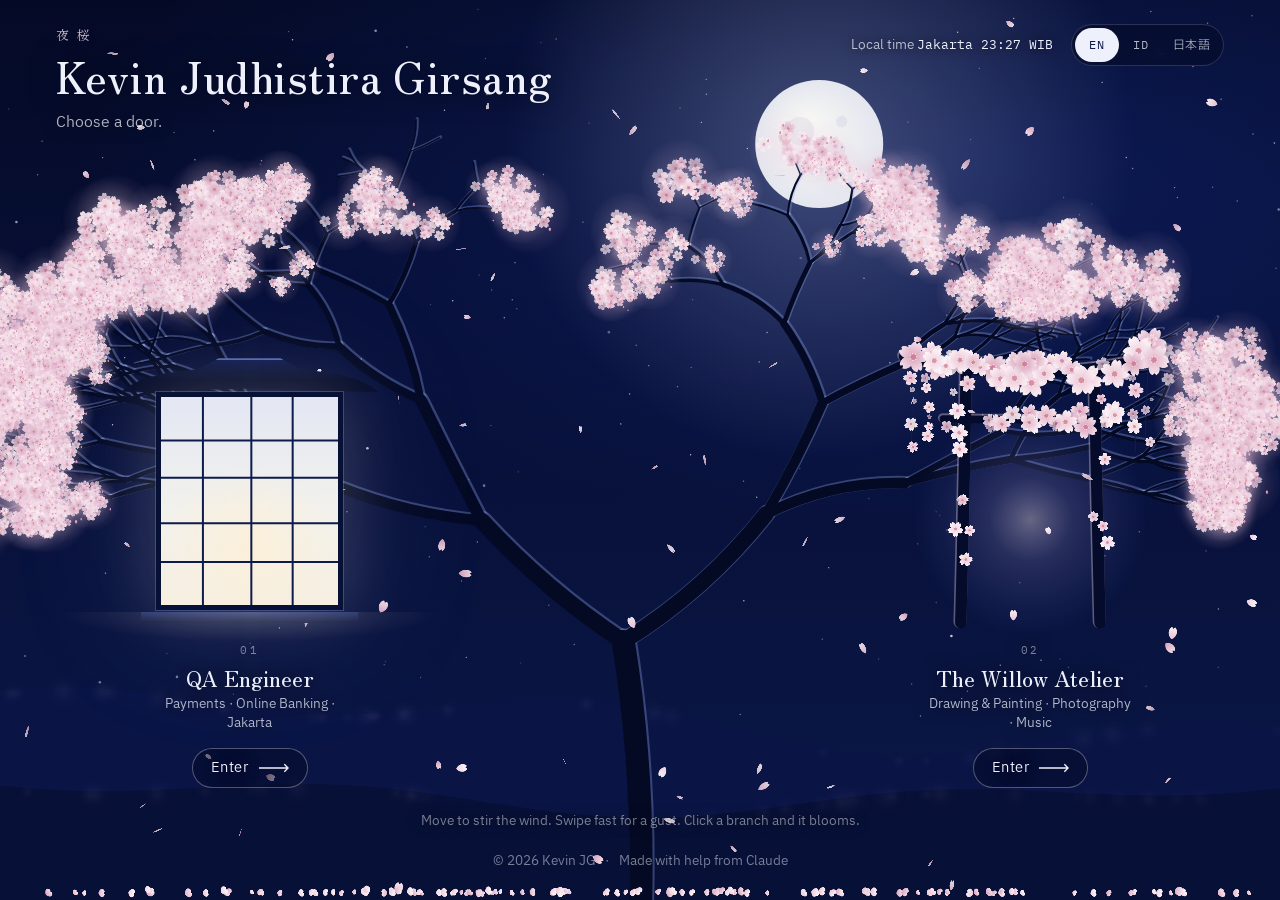
<file: index.html>
<!doctype html>
<html lang="en" class="theme-dark">
<head>
  <meta charset="utf-8">
  <meta name="viewport" content="width=device-width, initial-scale=1, viewport-fit=cover">
  <title data-i18n="meta.gate.title">Kevin JG · QA Engineer and The Willow Atelier</title>
  <meta name="description" content="Two doors. One leads to my work as a QA engineer in payments and online banking. The other leads to The Willow Atelier, where I make art." data-i18n-attr="content:meta.gate.desc">
  <meta name="author" content="Kevin Judhistira Girsang">
  <meta name="theme-color" content="#0b1848">
  <link rel="canonical" href="https://kjudhist.github.io/">

  <meta property="og:type" content="website">
  <meta property="og:site_name" content="Kevin JG">
  <meta property="og:url" content="https://kjudhist.github.io/">
  <meta property="og:title" content="Kevin JG · QA Engineer and The Willow Atelier">
  <meta property="og:description" content="Two doors. One leads to my work as a QA engineer in payments and online banking. The other leads to The Willow Atelier, where I make art.">
  <meta property="og:image" content="https://kjudhist.github.io/assets/og/og-gate.jpg">
  <meta property="og:image:width" content="1200">
  <meta property="og:image:height" content="630">
  <meta property="og:image:alt" content="Kevin Judhistira Girsang. Two doors: QA Engineer, and The Willow Atelier.">
  <meta property="og:locale" content="en_US">
  <meta property="og:locale:alternate" content="id_ID">
  <meta property="og:locale:alternate" content="ja_JP">
  <meta name="twitter:card" content="summary_large_image">
  <meta name="twitter:title" content="Kevin JG · QA Engineer and The Willow Atelier">
  <meta name="twitter:description" content="Two doors. One leads to my work as a QA engineer in payments and online banking. The other leads to The Willow Atelier, where I make art.">
  <meta name="twitter:image" content="https://kjudhist.github.io/assets/og/og-gate.jpg">

  <link rel="icon" href="assets/icons/favicon.ico" sizes="32x32">
  <link rel="icon" href="assets/icons/favicon.svg" type="image/svg+xml">
  <link rel="apple-touch-icon" href="assets/icons/apple-touch-icon.png">
  <link rel="manifest" href="assets/icons/site.webmanifest">

  <link rel="preconnect" href="https://fonts.googleapis.com">
  <link rel="preconnect" href="https://fonts.gstatic.com" crossorigin>
  <link rel="stylesheet" href="https://fonts.googleapis.com/css2?family=IBM+Plex+Mono:wght@400;500&family=IBM+Plex+Sans+JP:wght@400;500&family=Zen+Old+Mincho:wght@400;500;700&display=swap">
  <link rel="stylesheet" href="css/base.css">
  <link rel="stylesheet" href="css/gate.css">

  <script src="js/i18n.js"></script>
  <script src="js/main.js" defer></script>
  <script src="js/sakura.js" defer></script>
  <script src="js/gate.js" defer></script>
</head>
<body class="gate">
  <!-- the night: a great old cherry tree, the moon, and petals that fly on
       the wind you make with the pointer (js/sakura.js, js/gate.js) -->
  <canvas class="night" data-night aria-hidden="true"></canvas>

  <header class="g-top">
    <div class="g-id" data-testid="station-sign">
      <p class="g-kicker" lang="ja" aria-hidden="true">夜桜</p>
      <h1 class="g-name unveil" translate="no">Kevin Judhistira Girsang</h1>
      <p class="g-intro" data-i18n="gate.intro">Choose a door.</p>
    </div>
    <div class="g-meta">
      <p class="g-clock"><span data-i18n="gate.local">Local time</span> <span class="mono" translate="no">Jakarta <time data-clock>--:--</time> WIB</span></p>
      <div class="lang" role="group" aria-label="Language" data-i18n-attr="aria-label:common.lang" data-testid="lang-switcher">
        <button class="lang__opt" type="button" lang="en" title="English" aria-label="English" aria-pressed="true" data-lang-option="en" data-testid="lang-option-en">EN</button>
        <button class="lang__opt" type="button" lang="id" title="Bahasa Indonesia" aria-label="Bahasa Indonesia" aria-pressed="false" data-lang-option="id" data-testid="lang-option-id">ID</button>
        <button class="lang__opt" type="button" lang="ja" title="日本語" aria-label="日本語" aria-pressed="false" data-lang-option="ja" data-testid="lang-option-ja">日本語</button>
      </div>
    </div>
  </header>

  <main class="g-main" id="main">
    <!-- Two doors under the tree. QA: a lamp-lit shoji pavilion, a precise
         grid. The atelier: an arch of blossom with petals spiralling in
         (drawn on the canvas over the empty frame). The whole door is the link. -->
    <nav class="g-doors" aria-label="Doors" data-i18n-attr="aria-label:gate.doors" data-gate data-testid="gate-doors">
      <a class="door door--qa" href="qa/" data-door data-tone="light" data-testid="door-qa" draggable="false">
        <span class="door__frame" aria-hidden="true">
          <span class="pavilion">
            <span class="pavilion__roof"></span>
            <span class="shoji">
              <span class="shoji__light"></span>
              <svg class="shoji__grid" viewBox="0 0 120 150" preserveAspectRatio="none" focusable="false">
                <path class="k" style="--o:-1.6px" d="M30 0V150"/><path class="k" style="--o:1.2px" d="M60 0V150"/><path class="k" style="--o:-0.8px" d="M90 0V150"/>
                <path class="k k--h" style="--o:1.4px" d="M0 30H120"/><path class="k k--h" style="--o:-1.8px" d="M0 60H120"/><path class="k k--h" style="--o:0.9px" d="M0 90H120"/><path class="k k--h" style="--o:-1.1px" d="M0 120H120"/>
              </svg>
            </span>
            <span class="pavilion__base"></span>
          </span>
        </span>
        <span class="door__label">
          <span class="door__no mono" aria-hidden="true">01</span>
          <span class="door__title" data-i18n="gate.qa">QA Engineer</span>
          <span class="door__sub" data-i18n="qa.hero.sub">Payments · Online Banking · Jakarta</span>
          <span class="door__cta"><span data-i18n="gate.enter">Enter</span><svg class="arrow" viewBox="0 0 32 10" aria-hidden="true" focusable="false"><path d="M0 5h31M27 1l4 4-4 4" fill="none" stroke="currentColor" stroke-width="1.5"/></svg></span>
        </span>
      </a>
      <a class="door door--art" href="art/" data-door data-tone="dark" data-testid="door-art" draggable="false">
        <span class="door__frame" aria-hidden="true">
          <span class="arch" data-arch></span>
        </span>
        <span class="door__label">
          <span class="door__no mono" aria-hidden="true">02</span>
          <span class="door__title" translate="no" data-i18n="gate.art">The Willow Atelier</span>
          <span class="door__sub"><span data-i18n="art.painting.title">Drawing &amp; Painting</span><span aria-hidden="true"> · </span><span data-i18n="art.photo.title">Photography</span><span aria-hidden="true"> · </span><span data-i18n="art.music.title">Music</span></span>
          <span class="door__cta"><span data-i18n="gate.enter">Enter</span><svg class="arrow" viewBox="0 0 32 10" aria-hidden="true" focusable="false"><path d="M0 5h31M27 1l4 4-4 4" fill="none" stroke="currentColor" stroke-width="1.5"/></svg></span>
        </span>
      </a>
    </nav>
    <p class="g-hint" data-i18n="gate.hint">Move to stir the wind. Swipe fast for a gust. Click a branch and it blooms.</p>
  </main>

  <footer class="credit" data-testid="site-footer">
    <p><span>© 2026 Kevin JG</span><span class="credit__dot" aria-hidden="true">·</span><span data-i18n="common.made">Made with help from Claude</span></p>
  </footer>
</body>
</html>
</file>
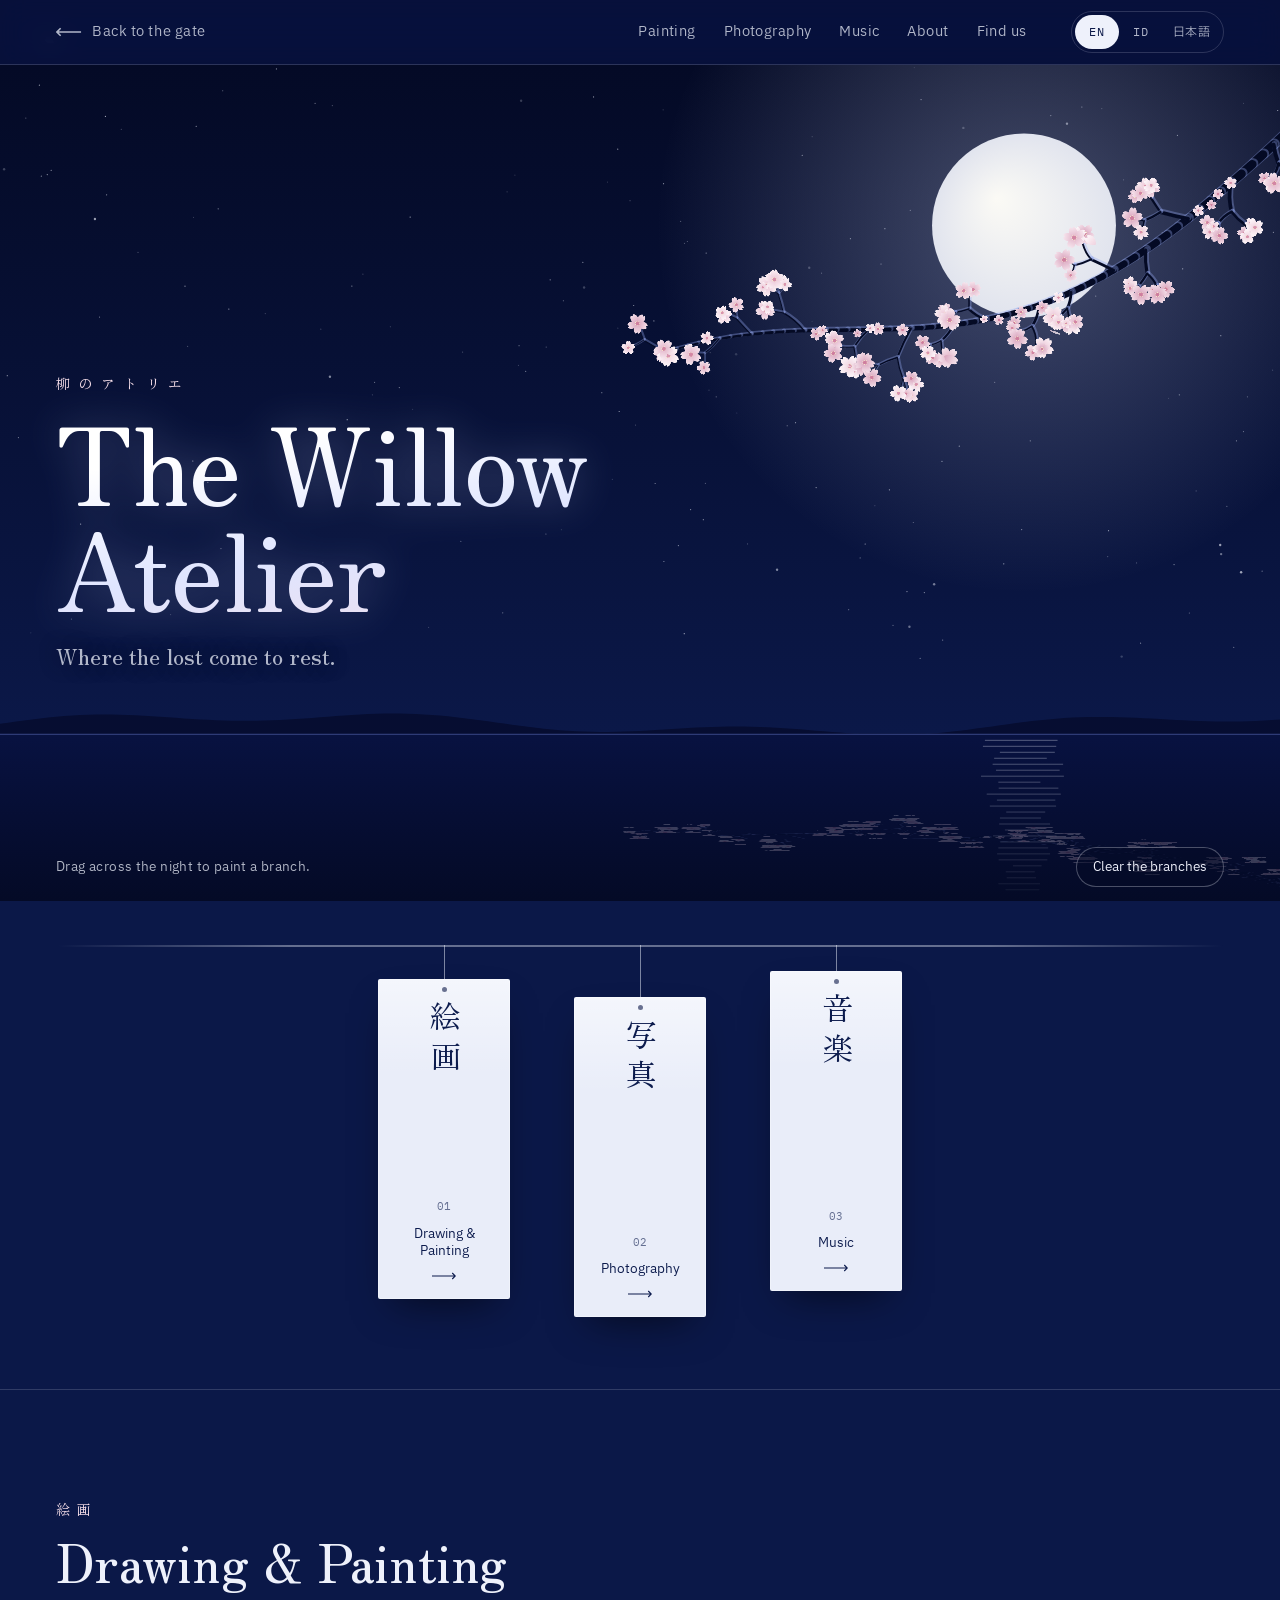
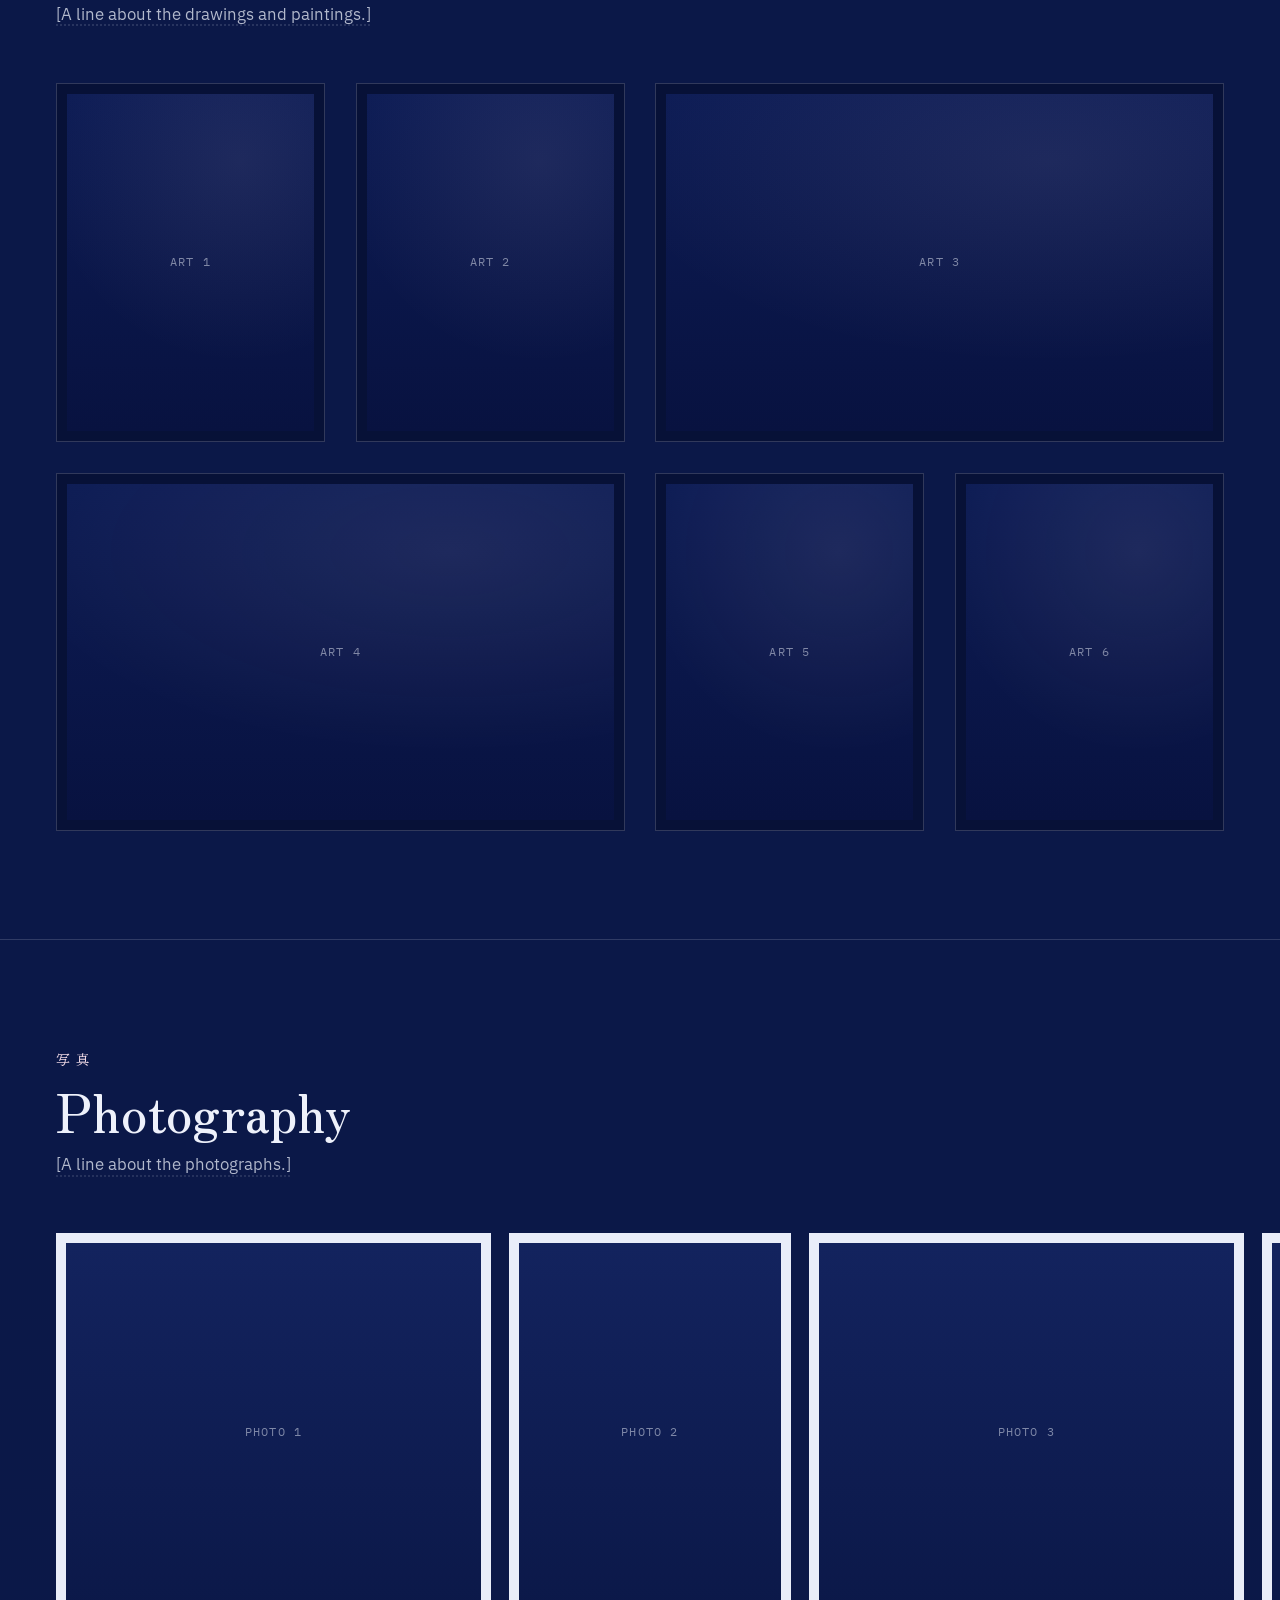
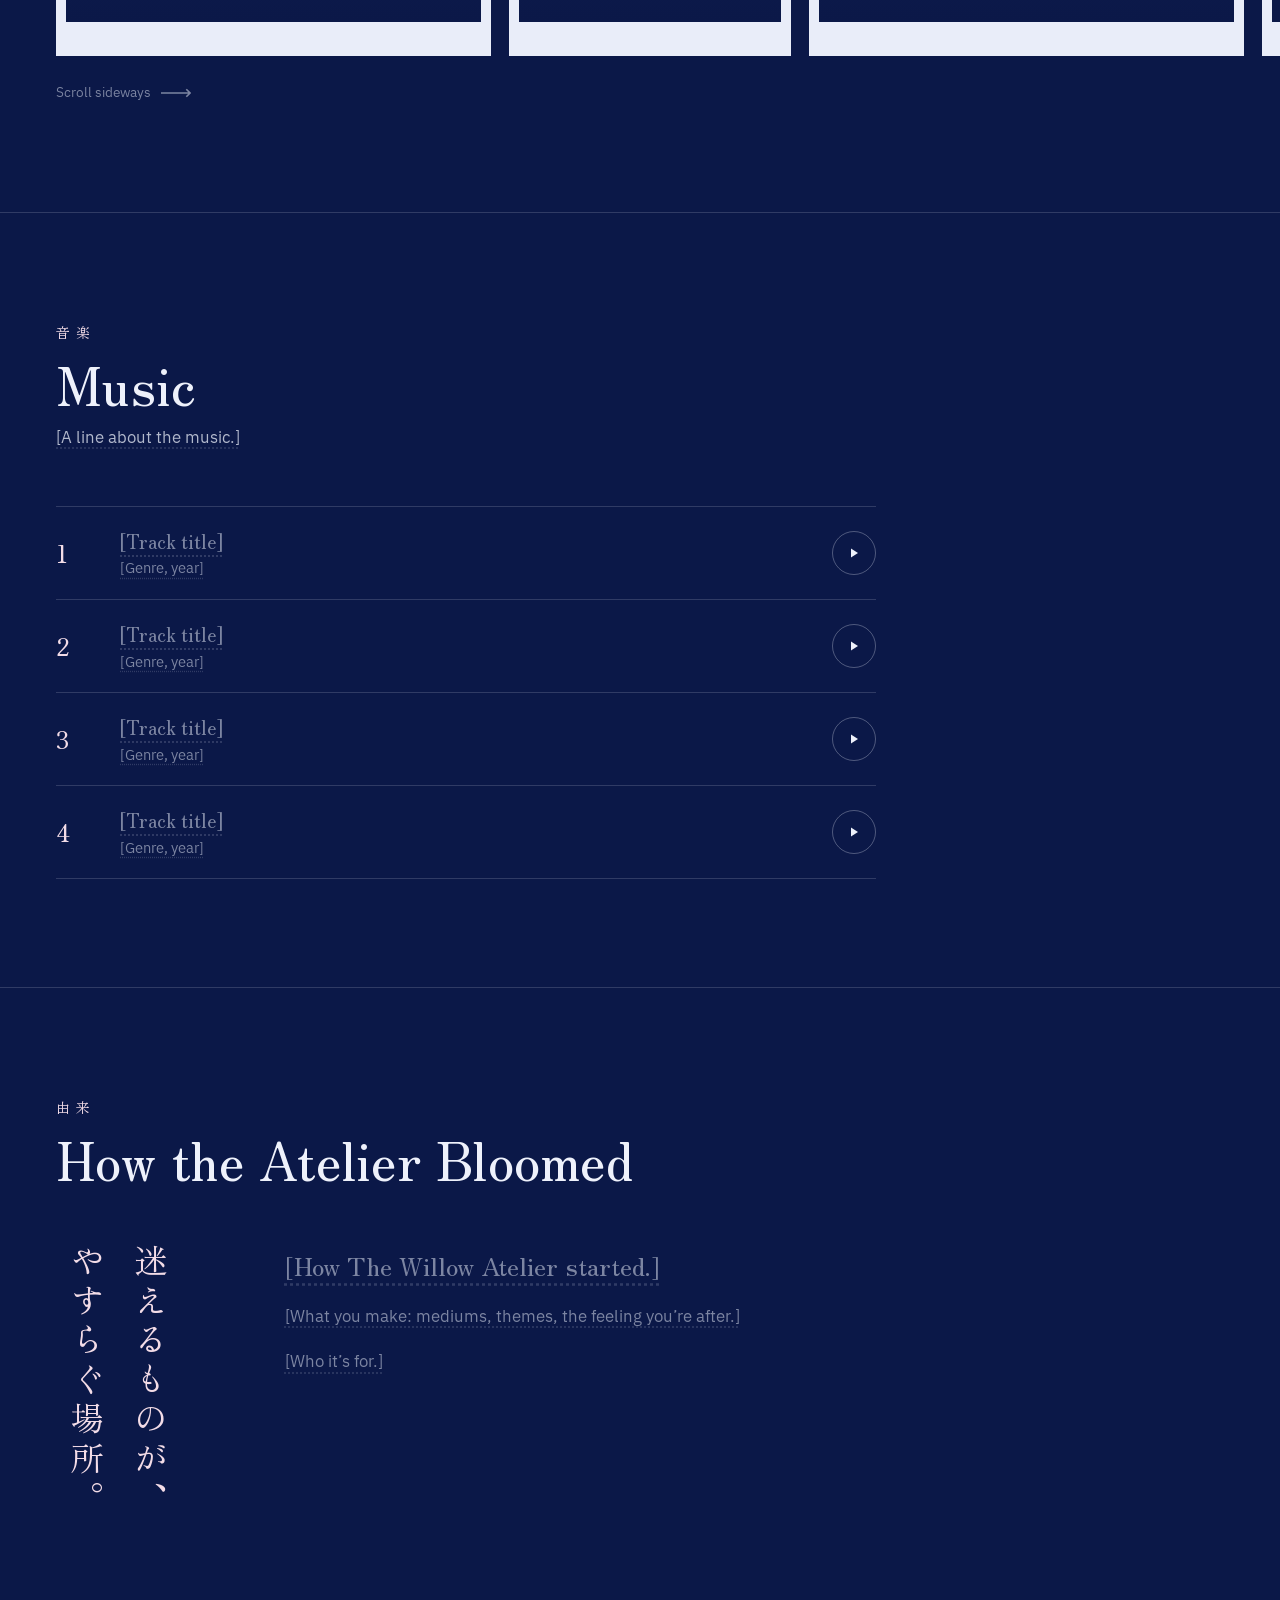
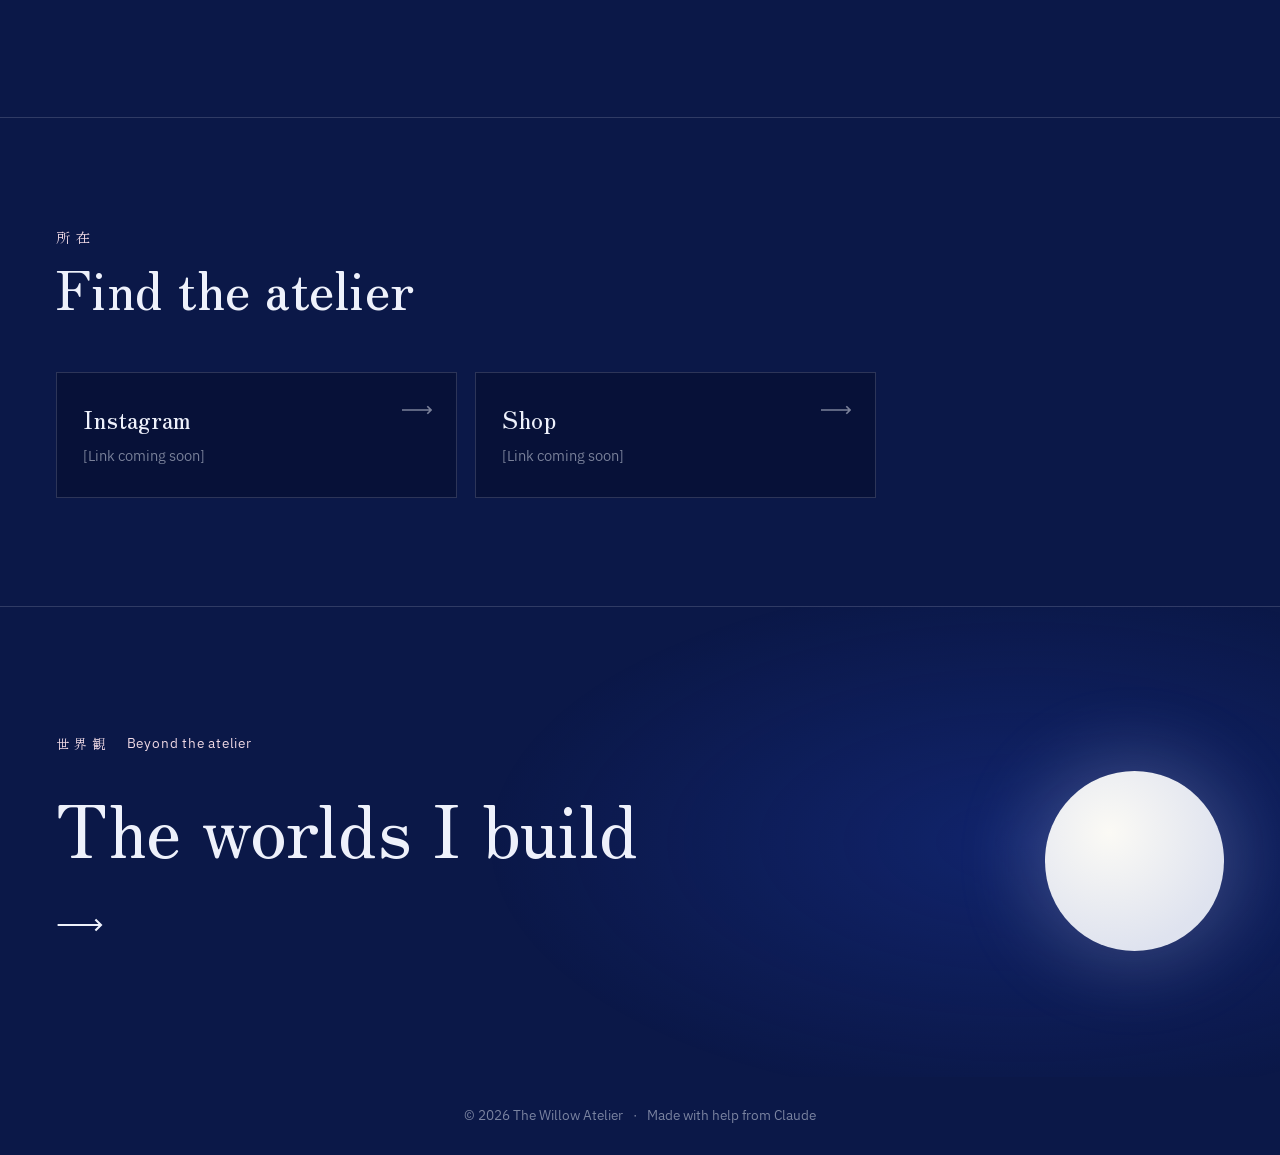
<file: art/index.html>
<!doctype html>
<html lang="en" class="theme-dark">
<head>
  <meta charset="utf-8">
  <meta name="viewport" content="width=device-width, initial-scale=1, viewport-fit=cover">
  <title data-i18n="meta.art.title">The Willow Atelier</title>
  <meta name="description" content="Where the lost come to rest. Drawing and painting, photography and music from The Willow Atelier." data-i18n-attr="content:meta.art.desc">
  <meta name="author" content="Kevin Judhistira Girsang">
  <meta name="theme-color" content="#0b1848">
  <link rel="canonical" href="https://kjudhist.github.io/art/">

  <meta property="og:type" content="website">
  <meta property="og:site_name" content="The Willow Atelier">
  <meta property="og:url" content="https://kjudhist.github.io/art/">
  <meta property="og:title" content="The Willow Atelier">
  <meta property="og:description" content="Where the lost come to rest. Drawing and painting, photography and music from The Willow Atelier.">
  <meta property="og:image" content="https://kjudhist.github.io/assets/og/og-art.jpg">
  <meta property="og:image:width" content="1200">
  <meta property="og:image:height" content="630">
  <meta property="og:image:alt" content="The Willow Atelier: drawing and painting, photography, music.">
  <meta property="og:locale" content="en_US">
  <meta property="og:locale:alternate" content="id_ID">
  <meta property="og:locale:alternate" content="ja_JP">
  <meta name="twitter:card" content="summary_large_image">
  <meta name="twitter:title" content="The Willow Atelier">
  <meta name="twitter:description" content="Where the lost come to rest. Drawing and painting, photography and music from The Willow Atelier.">
  <meta name="twitter:image" content="https://kjudhist.github.io/assets/og/og-art.jpg">

  <link rel="icon" href="../assets/icons/favicon.ico" sizes="32x32">
  <link rel="icon" href="../assets/icons/favicon.svg" type="image/svg+xml">
  <link rel="apple-touch-icon" href="../assets/icons/apple-touch-icon.png">
  <link rel="manifest" href="../assets/icons/site.webmanifest">

  <link rel="preconnect" href="https://fonts.googleapis.com">
  <link rel="preconnect" href="https://fonts.gstatic.com" crossorigin>
  <link rel="stylesheet" href="https://fonts.googleapis.com/css2?family=IBM+Plex+Mono:wght@400;500&family=IBM+Plex+Sans+JP:wght@400;500&family=Zen+Old+Mincho:wght@400;500;700&display=swap">
  <link rel="stylesheet" href="../css/base.css">
  <link rel="stylesheet" href="../css/art.css">

  <script src="../js/i18n.js"></script>
  <script src="../js/main.js" defer></script>
  <script src="../js/sakura.js" defer></script>
  <script src="../js/art.js" defer></script>
</head>
<body class="art">
  <!-- a few petals drifting behind the whole page; the pointer is wind -->
  <canvas class="drift" data-drift aria-hidden="true"></canvas>
  <a class="skip-link" href="#main" data-i18n="common.skip">Skip to content</a>

  <header class="topbar topbar--sticky">
    <a class="back-link" href="../" data-transition="dark" data-testid="back-to-gate">
      <svg class="back-link__arrow" viewBox="0 0 28 10" aria-hidden="true" focusable="false"><path d="M27 5H1M5 1 1 5l4 4" fill="none" stroke="currentColor" stroke-width="1.75"/></svg>
      <span class="back-link__full" data-i18n="common.back">Back to the gate</span>
      <span class="back-link__short" data-i18n="common.backShort">Gate</span>
    </a>

    <nav class="nav" aria-label="Sections" data-i18n-attr="aria-label:art.nav.label" data-nav>
      <button class="nav__toggle" type="button" aria-expanded="false" aria-controls="art-nav" aria-label="Menu" data-i18n-attr="aria-label:common.menu" data-testid="nav-toggle"><span class="nav__toggle-lines"></span></button>
      <ul class="nav__list" id="art-nav">
        <li><a class="nav__link" href="#painting" data-i18n="art.nav.painting" data-testid="nav-painting">Painting</a></li>
        <li><a class="nav__link" href="#photography" data-i18n="art.nav.photo" data-testid="nav-photography">Photography</a></li>
        <li><a class="nav__link" href="#music" data-i18n="art.nav.music" data-testid="nav-music">Music</a></li>
        <li><a class="nav__link" href="#about" data-i18n="art.nav.about" data-testid="nav-about">About</a></li>
        <li><a class="nav__link" href="#links" data-i18n="art.nav.links" data-testid="nav-links">Find us</a></li>
      </ul>
    </nav>

    <div class="topbar__end">
      <div class="lang" role="group" aria-label="Language" data-i18n-attr="aria-label:common.lang" data-testid="lang-switcher">
        <button class="lang__opt" type="button" lang="en" title="English" aria-label="English" aria-pressed="true" data-lang-option="en" data-testid="lang-option-en">EN</button>
        <button class="lang__opt" type="button" lang="id" title="Bahasa Indonesia" aria-label="Bahasa Indonesia" aria-pressed="false" data-lang-option="id" data-testid="lang-option-id">ID</button>
        <button class="lang__opt" type="button" lang="ja" title="日本語" aria-label="日本語" aria-pressed="false" data-lang-option="ja" data-testid="lang-option-ja">日本語</button>
      </div>
    </div>
  </header>

  <main id="main">

    <!-- Hero: the night garden. Drag across it to paint a branch that grows
         and blossoms along your stroke; petals fall into the pond below and
         ripple (js/art.js). The title stands in the moonlight. -->
    <section class="art-hero" id="top" data-testid="section-hero">
      <div class="garden" data-garden>
        <canvas class="garden__canvas" aria-hidden="true"></canvas>
        <div class="wrap garden__text">
          <p class="art-hero__jp" lang="ja" aria-hidden="true">柳のアトリエ</p>
          <h1 class="art-hero__title unveil" translate="no">The Willow Atelier</h1>
          <p class="art-hero__tagline" data-i18n="art.tagline">Where the lost come to rest.</p>
        </div>
        <div class="garden__ui" data-garden-ui hidden>
          <p class="garden__hint" data-i18n="art.paint.hint">Drag across the night to paint a branch.</p>
          <button class="garden__clear" type="button" data-garden-clear><span data-i18n="art.paint.clear">Clear the branches</span></button>
        </div>
      </div>

      <!-- the index: three tanzaku hung on a cord; they sway in the wind -->
      <div class="wrap">
        <nav class="index" aria-label="What the atelier makes" data-i18n-attr="aria-label:art.index.label" data-testid="art-index">
          <ol class="index__list">
            <li><a class="index__link tanzaku" href="#painting" data-sway data-testid="index-painting"><span class="tanzaku__jp" lang="ja" aria-hidden="true">絵画</span><span class="index__no mono" aria-hidden="true">01</span><span class="index__name" data-i18n="art.painting.title">Drawing &amp; Painting</span><svg class="arrow" viewBox="0 0 32 10" aria-hidden="true" focusable="false"><path d="M0 5h31M27 1l4 4-4 4" fill="none" stroke="currentColor" stroke-width="1.5"/></svg></a></li>
            <li><a class="index__link tanzaku" href="#photography" data-sway data-testid="index-photography"><span class="tanzaku__jp" lang="ja" aria-hidden="true">写真</span><span class="index__no mono" aria-hidden="true">02</span><span class="index__name" data-i18n="art.photo.title">Photography</span><svg class="arrow" viewBox="0 0 32 10" aria-hidden="true" focusable="false"><path d="M0 5h31M27 1l4 4-4 4" fill="none" stroke="currentColor" stroke-width="1.5"/></svg></a></li>
            <li><a class="index__link tanzaku" href="#music" data-sway data-testid="index-music"><span class="tanzaku__jp" lang="ja" aria-hidden="true">音楽</span><span class="index__no mono" aria-hidden="true">03</span><span class="index__name" data-i18n="art.music.title">Music</span><svg class="arrow" viewBox="0 0 32 10" aria-hidden="true" focusable="false"><path d="M0 5h31M27 1l4 4-4 4" fill="none" stroke="currentColor" stroke-width="1.5"/></svg></a></li>
          </ol>
        </nav>
      </div>
    </section>

    <!-- Drawing & painting -->
    <section class="section room" id="painting" aria-labelledby="painting-title" data-testid="section-painting">
      <div class="wrap">
        <header class="sec-head" data-reveal>
          <div>
            <h2 class="section-title" id="painting-title" data-i18n="art.painting.title">Drawing &amp; Painting</h2>
            <p class="room__text ph" data-i18n="art.painting.text">[A line about the drawings and paintings.]</p>
          </div>
          <p class="sec-head__jp" lang="ja" aria-hidden="true">絵画</p>
        </header>

        <!-- Placeholders. To show a real piece, swap a frame's <div class="slot"> for:
             <button class="work__open" type="button" data-view data-title="Title" data-meta="Medium, Year">
               <img src="../assets/art/painting-1.jpg" alt="What the piece shows" width="1200" height="1700" loading="lazy">
             </button>
             piece--wide makes a landscape frame. -->
        <div class="wall">
          <figure class="piece" data-reveal data-testid="painting-1"><div class="slot"><span><span data-i18n="art.slot">Art</span> 1</span></div></figure>
          <figure class="piece" data-reveal style="--delay: .06s" data-testid="painting-2"><div class="slot"><span><span data-i18n="art.slot">Art</span> 2</span></div></figure>
          <figure class="piece piece--wide" data-reveal style="--delay: .12s" data-testid="painting-3"><div class="slot"><span><span data-i18n="art.slot">Art</span> 3</span></div></figure>
          <figure class="piece piece--wide" data-reveal data-testid="painting-4"><div class="slot"><span><span data-i18n="art.slot">Art</span> 4</span></div></figure>
          <figure class="piece" data-reveal style="--delay: .06s" data-testid="painting-5"><div class="slot"><span><span data-i18n="art.slot">Art</span> 5</span></div></figure>
          <figure class="piece" data-reveal style="--delay: .12s" data-testid="painting-6"><div class="slot"><span><span data-i18n="art.slot">Art</span> 6</span></div></figure>
        </div>
      </div>
    </section>

    <!-- Photography, scrolled sideways -->
    <section class="section room room--photo" id="photography" aria-labelledby="photo-title" data-testid="section-photography">
      <div class="wrap">
        <header class="sec-head" data-reveal>
          <div>
            <h2 class="section-title" id="photo-title" data-i18n="art.photo.title">Photography</h2>
            <p class="room__text ph" data-i18n="art.photo.text">[A line about the photographs.]</p>
          </div>
          <p class="sec-head__jp" lang="ja" aria-hidden="true">写真</p>
        </header>
      </div>

      <div class="album" data-reveal>
        <div class="strip" tabindex="0" role="region" aria-label="Photographs, scroll sideways" data-i18n-attr="aria-label:art.photo.label">
          <!-- Same swap as the paintings; print--tall makes a portrait print. -->
          <ul class="strip__track">
            <li class="print" data-testid="photo-1"><div class="slot"><span><span data-i18n="art.slot.photo">Photo</span> 1</span></div></li>
            <li class="print print--tall" data-testid="photo-2"><div class="slot"><span><span data-i18n="art.slot.photo">Photo</span> 2</span></div></li>
            <li class="print" data-testid="photo-3"><div class="slot"><span><span data-i18n="art.slot.photo">Photo</span> 3</span></div></li>
            <li class="print" data-testid="photo-4"><div class="slot"><span><span data-i18n="art.slot.photo">Photo</span> 4</span></div></li>
            <li class="print print--tall" data-testid="photo-5"><div class="slot"><span><span data-i18n="art.slot.photo">Photo</span> 5</span></div></li>
            <li class="print" data-testid="photo-6"><div class="slot"><span><span data-i18n="art.slot.photo">Photo</span> 6</span></div></li>
          </ul>
        </div>
        <p class="strip__hint" aria-hidden="true"><span data-i18n="art.photo.hint">Scroll sideways</span><svg class="arrow" viewBox="0 0 32 10" focusable="false"><path d="M0 5h31M27 1l4 4-4 4" fill="none" stroke="currentColor" stroke-width="1.75"/></svg></p>
      </div>
    </section>

    <!-- Music -->
    <section class="section room" id="music" aria-labelledby="music-title" data-testid="section-music">
      <div class="wrap">
        <header class="sec-head" data-reveal>
          <div>
            <h2 class="section-title" id="music-title" data-i18n="art.music.title">Music</h2>
            <p class="room__text ph" data-i18n="art.music.text">[A line about the music.]</p>
          </div>
          <p class="sec-head__jp" lang="ja" aria-hidden="true">音楽</p>
        </header>

        <!-- Placeholders. When a track is out, make its title a link
             (to Spotify, SoundCloud, YouTube...) and drop the "Coming soon" tip. -->
        <ol class="score tracks" aria-label="Tracks" data-i18n-attr="aria-label:art.music.tracks" data-reveal>
          <li class="track" data-testid="track-1">
            <span class="track__no" aria-hidden="true">1</span>
            <span class="track__body"><span class="track__title ph" data-i18n="art.track.title">[Track title]</span><span class="track__meta ph" data-i18n="art.track.meta">[Genre, year]</span></span>
            <span class="track__play is-pending" role="button" aria-disabled="true" tabindex="0" aria-label="Play" data-i18n-attr="aria-label:art.track.play"><svg viewBox="0 0 16 16" aria-hidden="true" focusable="false"><path d="M5 3.5v9l7-4.5z"/></svg><span class="tip" data-i18n="art.track.soon">Coming soon</span></span>
          </li>
          <li class="track" data-testid="track-2">
            <span class="track__no" aria-hidden="true">2</span>
            <span class="track__body"><span class="track__title ph" data-i18n="art.track.title">[Track title]</span><span class="track__meta ph" data-i18n="art.track.meta">[Genre, year]</span></span>
            <span class="track__play is-pending" role="button" aria-disabled="true" tabindex="0" aria-label="Play" data-i18n-attr="aria-label:art.track.play"><svg viewBox="0 0 16 16" aria-hidden="true" focusable="false"><path d="M5 3.5v9l7-4.5z"/></svg><span class="tip" data-i18n="art.track.soon">Coming soon</span></span>
          </li>
          <li class="track" data-testid="track-3">
            <span class="track__no" aria-hidden="true">3</span>
            <span class="track__body"><span class="track__title ph" data-i18n="art.track.title">[Track title]</span><span class="track__meta ph" data-i18n="art.track.meta">[Genre, year]</span></span>
            <span class="track__play is-pending" role="button" aria-disabled="true" tabindex="0" aria-label="Play" data-i18n-attr="aria-label:art.track.play"><svg viewBox="0 0 16 16" aria-hidden="true" focusable="false"><path d="M5 3.5v9l7-4.5z"/></svg><span class="tip" data-i18n="art.track.soon">Coming soon</span></span>
          </li>
          <li class="track" data-testid="track-4">
            <span class="track__no" aria-hidden="true">4</span>
            <span class="track__body"><span class="track__title ph" data-i18n="art.track.title">[Track title]</span><span class="track__meta ph" data-i18n="art.track.meta">[Genre, year]</span></span>
            <span class="track__play is-pending" role="button" aria-disabled="true" tabindex="0" aria-label="Play" data-i18n-attr="aria-label:art.track.play"><svg viewBox="0 0 16 16" aria-hidden="true" focusable="false"><path d="M5 3.5v9l7-4.5z"/></svg><span class="tip" data-i18n="art.track.soon">Coming soon</span></span>
          </li>
        </ol>
      </div>
    </section>

    <!-- About: the poem set vertically beside the story -->
    <section class="section story" id="about" aria-labelledby="atelier-title" data-testid="section-about">
      <div class="wrap">
        <header class="sec-head" data-reveal>
          <h2 class="section-title" id="atelier-title" data-i18n="art.about.title">How the Atelier Bloomed</h2>
          <p class="sec-head__jp" lang="ja" aria-hidden="true">由来</p>
        </header>

        <div class="story__grid" data-reveal>
          <p class="poem" lang="ja">迷えるものが、<br>やすらぐ場所。</p>
          <div class="story__body">
            <p class="story__lead ph" data-i18n="art.about.p1">[How The Willow Atelier started.]</p>
            <p class="story__text ph" data-i18n="art.about.p2">[What you make: mediums, themes, the feeling you’re after.]</p>
            <p class="story__text ph" data-i18n="art.about.p3">[Who it’s for.]</p>
          </div>
        </div>
      </div>
    </section>

    <!-- Find us -->
    <section class="section art-links" id="links" aria-labelledby="links-title" data-testid="section-links">
      <div class="wrap">
        <header class="sec-head" data-reveal>
          <h2 class="section-title" id="links-title" data-i18n="art.links.title">Find the atelier</h2>
          <p class="sec-head__jp" lang="ja" aria-hidden="true">所在</p>
        </header>

        <!-- Placeholders: add href="..." to each link once the account and shop are live,
             then delete its "[Link coming soon]" line. -->
        <ul class="cards" data-reveal>
          <li>
            <a class="card" data-testid="link-instagram">
              <span class="card__name" data-i18n="art.links.instagram">Instagram</span>
              <span class="card__note" data-i18n="art.links.soon">[Link coming soon]</span>
              <svg class="arrow card__arrow" viewBox="0 0 32 10" aria-hidden="true" focusable="false"><path d="M0 5h31M27 1l4 4-4 4" fill="none" stroke="currentColor" stroke-width="1.75"/></svg>
            </a>
          </li>
          <li>
            <a class="card" data-testid="link-shop">
              <span class="card__name" data-i18n="art.links.shop">Shop</span>
              <span class="card__note" data-i18n="art.links.soon">[Link coming soon]</span>
              <svg class="arrow card__arrow" viewBox="0 0 32 10" aria-hidden="true" focusable="false"><path d="M0 5h31M27 1l4 4-4 4" fill="none" stroke="currentColor" stroke-width="1.75"/></svg>
            </a>
          </li>
        </ul>
      </div>
    </section>
  </main>

  <!-- Onward: the worlds live on their own page, reached only from here -->
  <aside class="onward" data-testid="to-world">
    <div class="wrap">
      <a class="onward__link" href="../world/" data-transition="dark" data-testid="link-to-world">
        <span class="onward__label"><span class="onward__jp" lang="ja" aria-hidden="true">世界観</span><span data-i18n="art.toWorld.label">Beyond the atelier</span></span>
        <span class="onward__moon" aria-hidden="true"></span>
        <span class="onward__name" data-i18n="art.toWorld">The worlds I build</span>
        <svg class="arrow" viewBox="0 0 32 10" aria-hidden="true" focusable="false"><path d="M0 5h31M27 1l4 4-4 4" fill="none" stroke="currentColor" stroke-width="1.5"/></svg>
      </a>
    </div>
  </aside>

  <footer class="credit art-credit" data-testid="site-footer">
    <p><span>© 2026 The Willow Atelier</span><span class="credit__dot" aria-hidden="true">·</span><span data-i18n="common.made">Made with help from Claude</span></p>
  </footer>

  <!-- Full view of a single piece -->
  <dialog class="viewer" aria-labelledby="viewer-title" data-viewer>
    <div class="viewer__inner">
      <figure class="viewer__figure">
        <img class="viewer__img" src="[data-uri]" alt="" data-viewer-img>
        <figcaption class="viewer__caption">
          <span class="viewer__title" id="viewer-title" data-viewer-title></span>
          <span class="viewer__meta" data-viewer-meta></span>
        </figcaption>
      </figure>
      <button class="viewer__close" type="button" aria-label="Close" data-i18n-attr="aria-label:art.close" data-viewer-close data-testid="viewer-close"><span aria-hidden="true"></span></button>
    </div>
  </dialog>
</body>
</html>
</file>
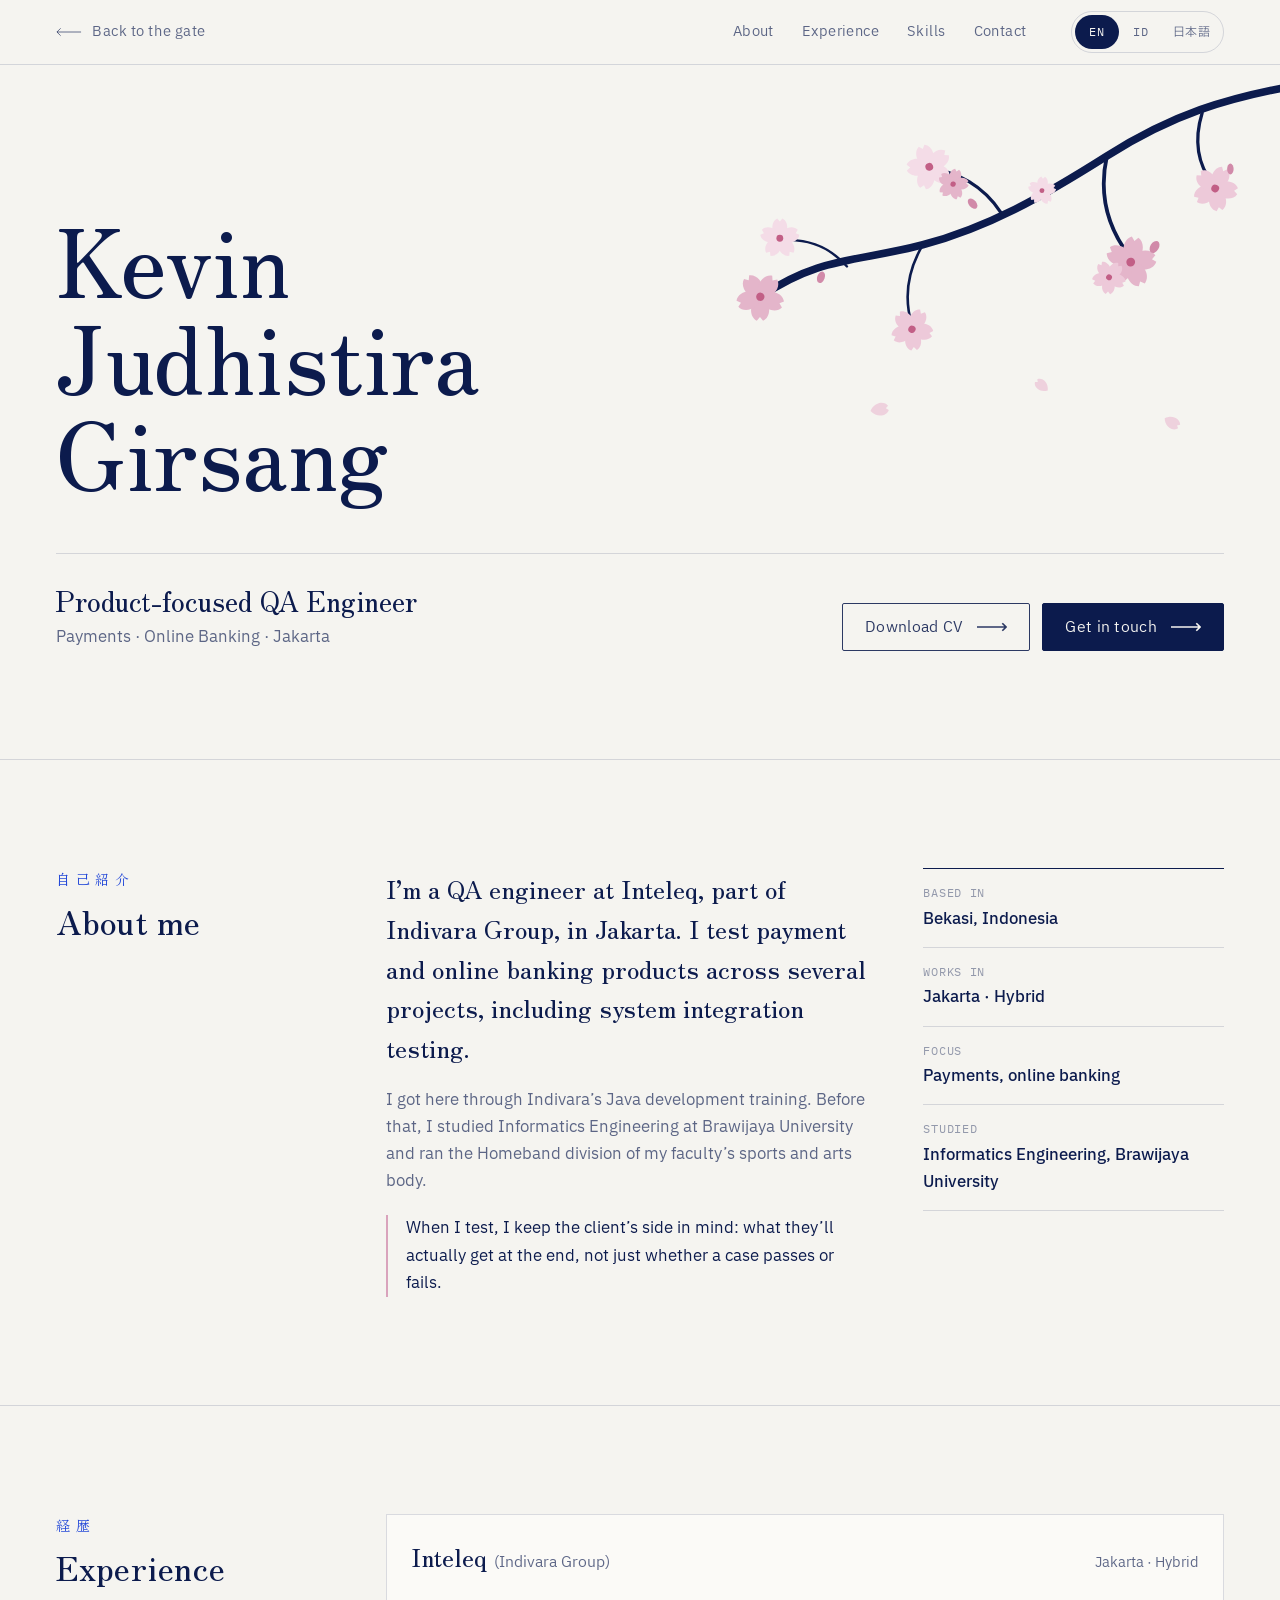
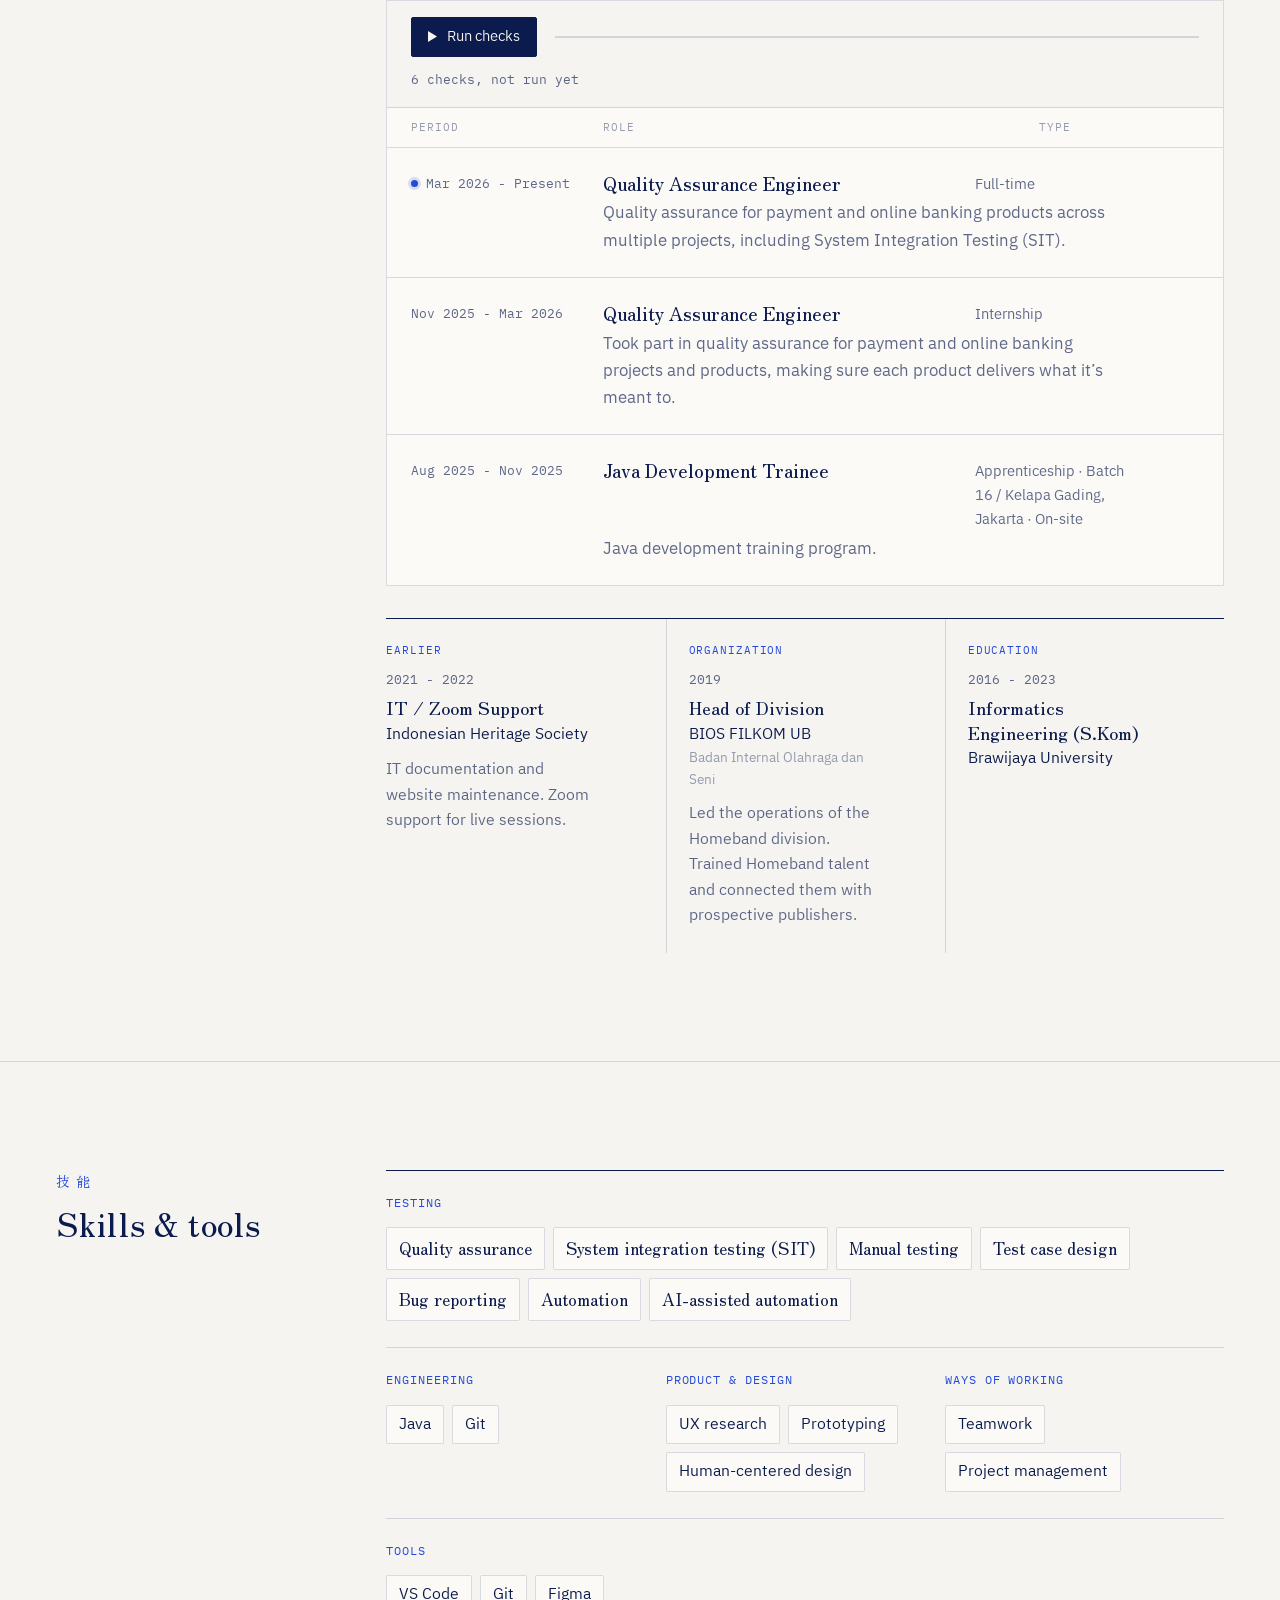
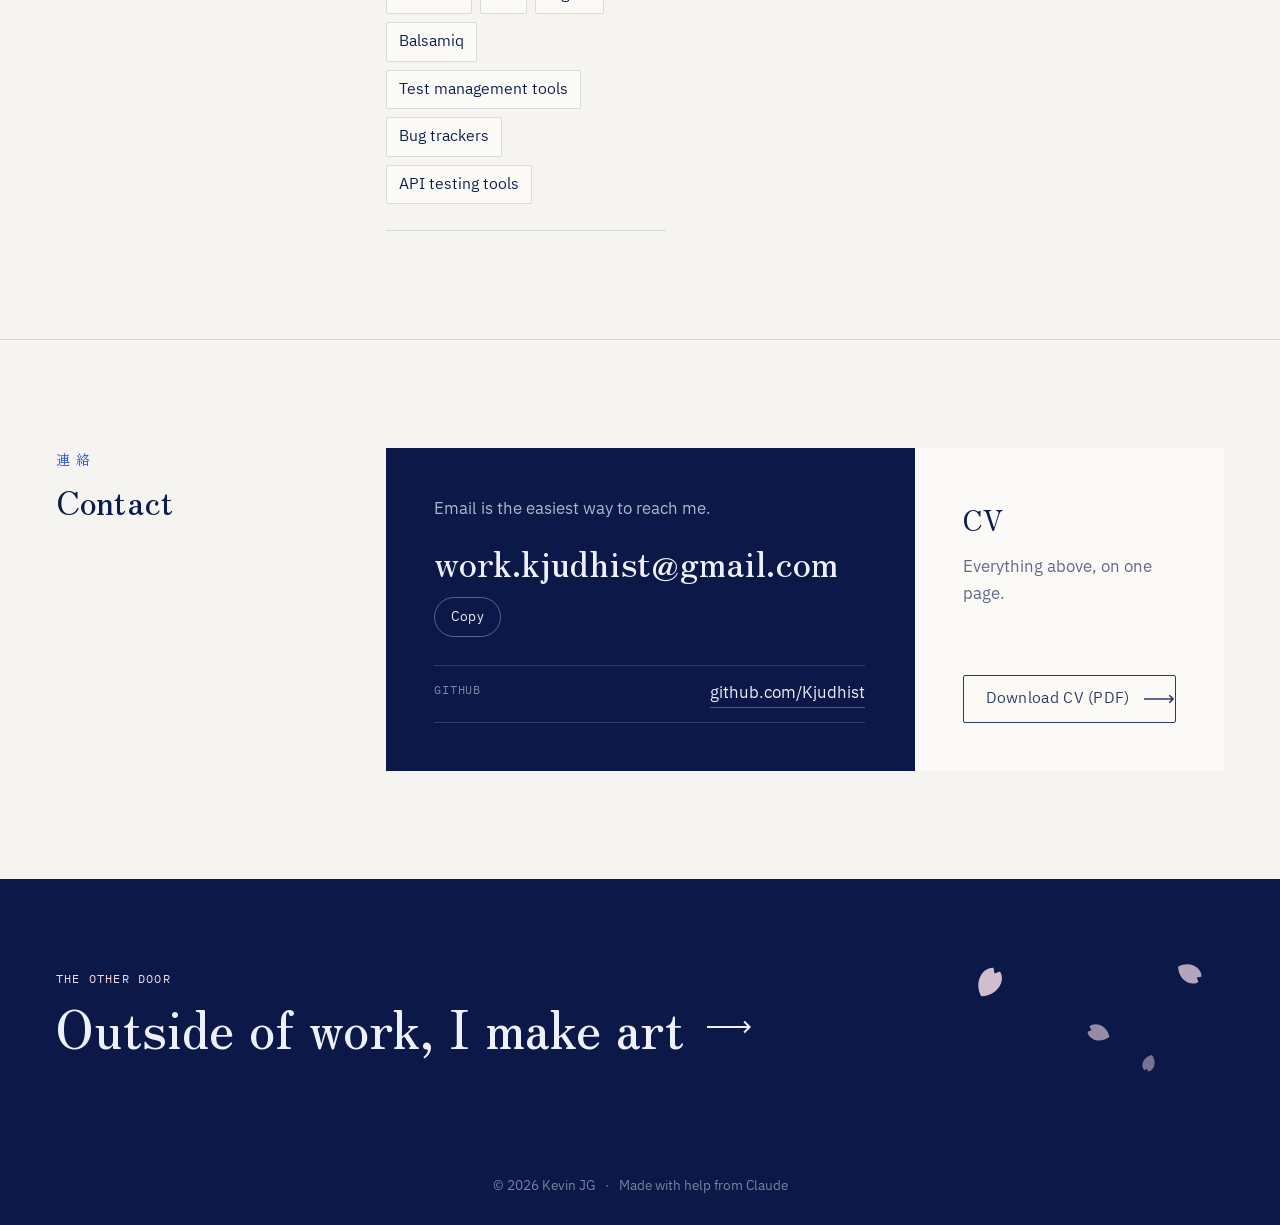
<file: qa/index.html>
<!doctype html>
<html lang="en">
<head>
  <meta charset="utf-8">
  <meta name="viewport" content="width=device-width, initial-scale=1, viewport-fit=cover">
  <title data-i18n="meta.qa.title">Kevin Judhistira Girsang · QA Engineer</title>
  <meta name="description" content="Product-focused QA engineer at Inteleq (Indivara Group) in Jakarta, testing payment and online banking products." data-i18n-attr="content:meta.qa.desc">
  <meta name="author" content="Kevin Judhistira Girsang">
  <meta name="theme-color" content="#f5f4f0">
  <link rel="canonical" href="https://kjudhist.github.io/qa/">

  <meta property="og:type" content="profile">
  <meta property="og:site_name" content="Kevin JG">
  <meta property="og:url" content="https://kjudhist.github.io/qa/">
  <meta property="og:title" content="Kevin Judhistira Girsang · QA Engineer">
  <meta property="og:description" content="Product-focused QA engineer at Inteleq (Indivara Group) in Jakarta, testing payment and online banking products.">
  <meta property="og:image" content="https://kjudhist.github.io/assets/og/og-gate.jpg">
  <meta property="og:image:width" content="1200">
  <meta property="og:image:height" content="630">
  <meta property="og:image:alt" content="Kevin Judhistira Girsang. Two doors: QA Engineer, and The Willow Atelier.">
  <meta property="og:locale" content="en_US">
  <meta property="og:locale:alternate" content="id_ID">
  <meta property="og:locale:alternate" content="ja_JP">
  <meta name="twitter:card" content="summary_large_image">
  <meta name="twitter:title" content="Kevin Judhistira Girsang · QA Engineer">
  <meta name="twitter:description" content="Product-focused QA engineer at Inteleq (Indivara Group) in Jakarta, testing payment and online banking products.">
  <meta name="twitter:image" content="https://kjudhist.github.io/assets/og/og-gate.jpg">

  <link rel="icon" href="../assets/icons/favicon.ico" sizes="32x32">
  <link rel="icon" href="../assets/icons/favicon.svg" type="image/svg+xml">
  <link rel="apple-touch-icon" href="../assets/icons/apple-touch-icon.png">
  <link rel="manifest" href="../assets/icons/site.webmanifest">

  <link rel="preconnect" href="https://fonts.googleapis.com">
  <link rel="preconnect" href="https://fonts.gstatic.com" crossorigin>
  <link rel="stylesheet" href="https://fonts.googleapis.com/css2?family=IBM+Plex+Mono:wght@400;500&family=IBM+Plex+Sans+JP:wght@400;500;700&family=Zen+Old+Mincho:wght@400;500;700&display=swap">
  <link rel="stylesheet" href="../css/base.css">
  <link rel="stylesheet" href="../css/qa.css">

  <script src="../js/i18n.js"></script>
  <script src="../js/main.js" defer></script>
  <script src="../js/qa.js" defer></script>
</head>
<body class="qa">
  <a class="skip-link" href="#main" data-i18n="common.skip">Skip to content</a>

  <header class="topbar topbar--sticky">
    <!-- reading progress: a branch grows along the header and its buds open -->
    <div class="growth" aria-hidden="true" data-growth><span class="growth__line"></span></div>
    <a class="back-link" href="../" data-transition="dark" data-testid="back-to-gate">
      <svg class="back-link__arrow" viewBox="0 0 28 10" aria-hidden="true" focusable="false"><path d="M27 5H1M5 1 1 5l4 4" fill="none" stroke="currentColor" stroke-width="1"/></svg>
      <span class="back-link__full" data-i18n="common.back">Back to the gate</span>
      <span class="back-link__short" data-i18n="common.backShort">Gate</span>
    </a>

    <nav class="nav" aria-label="Sections" data-i18n-attr="aria-label:qa.nav.label" data-nav>
      <button class="nav__toggle" type="button" aria-expanded="false" aria-controls="qa-nav" aria-label="Menu" data-i18n-attr="aria-label:common.menu" data-testid="nav-toggle"><span class="nav__toggle-lines"></span></button>
      <ul class="nav__list" id="qa-nav">
        <li><a class="nav__link" href="#about" data-i18n="qa.nav.about" data-testid="nav-about">About</a></li>
        <li><a class="nav__link" href="#experience" data-i18n="qa.nav.experience" data-testid="nav-experience">Experience</a></li>
        <li><a class="nav__link" href="#skills" data-i18n="qa.nav.skills" data-testid="nav-skills">Skills</a></li>
        <li><a class="nav__link" href="#contact" data-i18n="qa.nav.contact" data-testid="nav-contact">Contact</a></li>
      </ul>
    </nav>

    <div class="topbar__end">
      <div class="lang" role="group" aria-label="Language" data-i18n-attr="aria-label:common.lang" data-testid="lang-switcher">
        <button class="lang__opt" type="button" lang="en" title="English" aria-label="English" aria-pressed="true" data-lang-option="en" data-testid="lang-option-en">EN</button>
        <button class="lang__opt" type="button" lang="id" title="Bahasa Indonesia" aria-label="Bahasa Indonesia" aria-pressed="false" data-lang-option="id" data-testid="lang-option-id">ID</button>
        <button class="lang__opt" type="button" lang="ja" title="日本語" aria-label="日本語" aria-pressed="false" data-lang-option="ja" data-testid="lang-option-ja">日本語</button>
      </div>
    </div>
  </header>

  <main id="main">

    <!-- Hero -->
    <section class="hero" id="top" data-testid="section-hero">
      <!-- a still sprig of blossom: ornament only, kept clear of the words -->
      <svg class="sprig" viewBox="0 0 520 360" aria-hidden="true" focusable="false">
          <defs>
            <path id="pt" d="M0 14C-13 6-12-10-3.4-14L0-10 3.4-14C12-10 13 6 0 14Z"/>
            <g id="fl"><use href="#pt" transform="translate(0 -12)"/><use href="#pt" transform="rotate(72) translate(0 -12)"/><use href="#pt" transform="rotate(144) translate(0 -12)"/><use href="#pt" transform="rotate(216) translate(0 -12)"/><use href="#pt" transform="rotate(288) translate(0 -12)"/><circle r="4.5" class="fl-eye"/></g>
          </defs>
          <g class="sprig__wood">
            <path d="M540 18C470 30 420 46 360 84S250 150 190 166 96 176 40 214" stroke-width="7"/>
            <path d="M360 84C352 120 360 150 382 178" stroke-width="3.5"/>
            <path d="M262 136C246 112 222 98 196 96" stroke-width="3"/>
            <path d="M190 166C176 190 172 214 180 240" stroke-width="2.4"/>
            <path d="M120 186C104 168 84 160 60 162" stroke-width="2.2"/>
            <path d="M448 44C440 70 444 92 458 110" stroke-width="3"/>
          </g>
          <g class="sprig__bloom">
            <use href="#fl" transform="translate(382 182) scale(.9) rotate(10)"/>
            <use href="#fl" transform="translate(362 196) scale(.6) rotate(40)"/>
            <use href="#fl" transform="translate(196 94) scale(.8) rotate(-20)"/>
            <use href="#fl" transform="translate(218 110) scale(.55) rotate(15)"/>
            <use href="#fl" transform="translate(180 244) scale(.75) rotate(30)"/>
            <use href="#fl" transform="translate(58 160) scale(.7)"/>
            <use href="#fl" transform="translate(40 214) scale(.85) rotate(-35)"/>
            <use href="#fl" transform="translate(460 114) scale(.8) rotate(25)"/>
            <use href="#fl" transform="translate(300 116) scale(.5) rotate(5)"/>
          </g>
          <g class="sprig__buds"><ellipse cx="404" cy="168" rx="4" ry="6" transform="rotate(30 404 168)"/><ellipse cx="236" cy="128" rx="3.5" ry="5.5" transform="rotate(-40 236 128)"/><ellipse cx="96" cy="196" rx="3.5" ry="5.5" transform="rotate(20 96 196)"/><ellipse cx="474" cy="96" rx="3" ry="5"/></g>
          <g class="sprig__fallen"><use href="#pt" transform="translate(150 318) rotate(80) scale(.6)"/><use href="#pt" transform="translate(300 296) rotate(-50) scale(.5)"/><use href="#pt" transform="translate(420 330) rotate(120) scale(.55)"/></g>
        </svg>
      <div class="wrap">
        <h1 class="hero__name unveil" translate="no">Kevin Judhistira Girsang</h1>
        <div class="hero__row">
          <div class="hero__copy">
            <p class="hero__pitch" data-i18n="qa.hero.pitch">Product-focused QA Engineer</p>
            <p class="hero__sub" data-i18n="qa.hero.sub">Payments · Online Banking · Jakarta</p>
          </div>
          <div class="hero__actions">
            <!-- CV not ready yet. When it is, turn this back into
                 <a class="btn" href="../assets/cv/kevin-jg-cv.pdf" download="Kevin-JG-CV.pdf"> and drop the tip. -->
            <span class="btn is-pending" role="link" aria-disabled="true" tabindex="0" data-testid="hero-cv">
              <span data-i18n="qa.hero.cv">Download CV</span>
              <svg class="arrow" viewBox="0 0 32 10" aria-hidden="true" focusable="false"><path d="M0 5h31M27 1l4 4-4 4" fill="none" stroke="currentColor" stroke-width="1.75"/></svg>
              <span class="tip" data-i18n="qa.cv.soon">Still in progress</span>
            </span>
            <a class="btn" href="#contact" data-testid="hero-contact">
              <span data-i18n="qa.hero.contact">Get in touch</span>
              <svg class="arrow" viewBox="0 0 32 10" aria-hidden="true" focusable="false"><path d="M0 5h31M27 1l4 4-4 4" fill="none" stroke="currentColor" stroke-width="1.75"/></svg>
            </a>
          </div>
        </div>
      </div>

    </section>

    <!-- About -->
    <section class="section about" id="about" aria-labelledby="about-title" data-testid="section-about">
      <div class="wrap">
        <header class="sec-head" data-reveal>
          <h2 class="section-title" id="about-title" data-i18n="qa.about.title">About me</h2>
          <p class="sec-head__jp" lang="ja" aria-hidden="true">自己紹介</p>
        </header>

        <div class="about__grid">
          <div class="about__body">
            <p class="about__lead" data-reveal data-i18n="qa.about.p1">I’m a QA engineer at Inteleq, part of Indivara Group, in Jakarta. I test payment and online banking products across several projects, including system integration testing.</p>
            <p class="about__text" data-reveal data-i18n="qa.about.p2">I got here through Indivara’s Java development training. Before that, I studied Informatics Engineering at Brawijaya University and ran the Homeband division of my faculty’s sports and arts body.</p>
            <p class="about__text about__text--key" data-reveal data-i18n="qa.about.p3">When I test, I keep the client’s side in mind: what they’ll actually get at the end, not just whether a case passes or fails.</p>
          </div>

          <dl class="facts" aria-label="At a glance" data-i18n-attr="aria-label:qa.facts.label" data-reveal>
            <div class="facts__item">
              <dt data-i18n="qa.facts.based">Based in</dt>
              <dd data-i18n="qa.facts.basedValue">Bekasi, Indonesia</dd>
            </div>
            <div class="facts__item">
              <dt data-i18n="qa.facts.work">Works in</dt>
              <dd data-i18n="qa.facts.workValue">Jakarta · Hybrid</dd>
            </div>
            <div class="facts__item">
              <dt data-i18n="qa.facts.focus">Focus</dt>
              <dd data-i18n="qa.facts.focusValue">Payments, online banking</dd>
            </div>
            <div class="facts__item">
              <dt data-i18n="qa.facts.study">Studied</dt>
              <dd data-i18n="qa.facts.studyValue">Informatics Engineering, Brawijaya University</dd>
            </div>
          </dl>
        </div>
      </div>
    </section>

    <!-- Experience: a table of roles, newest first -->
    <section class="section exp" id="experience" aria-labelledby="exp-title" data-testid="section-experience">
      <div class="wrap">
        <header class="sec-head" data-reveal>
          <h2 class="section-title" id="exp-title" data-i18n="qa.exp.title">Experience</h2>
          <p class="sec-head__jp" lang="ja" aria-hidden="true">経歴</p>
        </header>

        <div class="log" data-reveal>
          <div class="log__head">
            <h3 class="log__company" translate="no">Inteleq <span class="log__parent">(Indivara Group)</span></h3>
            <p class="log__meta" data-i18n="qa.exp.meta">Jakarta · Hybrid</p>
          </div>
          <!-- run the roles as a test suite: each gets checked and stamped (js/qa.js) -->
          <div class="runner" data-runner hidden>
            <button class="runner__run" type="button" data-run>
              <svg viewBox="0 0 10 12" aria-hidden="true" focusable="false"><path d="M0 0L10 6L0 12Z" fill="currentColor"/></svg>
              <span data-i18n="qa.run.button">Run checks</span>
            </button>
            <div class="runner__bar" aria-hidden="true"><span class="runner__fill" data-fill></span></div>
            <p class="runner__out mono" data-out aria-live="polite" data-i18n="qa.run.idle">6 checks, not run yet</p>
          </div>
          <div class="log__cols" aria-hidden="true">
            <span data-i18n="qa.board.period">Period</span>
            <span data-i18n="qa.board.role">Role</span>
            <span data-i18n="qa.board.type">Type</span>
          </div>
          <ol class="log__rows" aria-label="Roles at Inteleq, newest first" data-i18n-attr="aria-label:qa.exp.roles">
            <li class="row row--now">
              <p class="row__time" data-i18n="qa.exp.r1.date">Mar 2026 - Present</p>
              <h4 class="row__role" data-i18n="qa.exp.r1.title">Quality Assurance Engineer</h4>
              <p class="row__type" data-i18n="qa.exp.r1.type">Full-time</p>
              <p class="row__note" data-i18n="qa.exp.r1.p1">Quality assurance for payment and online banking products across multiple projects, including System Integration Testing (SIT).</p>
            </li>
            <li class="row">
              <p class="row__time" data-i18n="qa.exp.r2.date">Nov 2025 - Mar 2026</p>
              <h4 class="row__role" data-i18n="qa.exp.r2.title">Quality Assurance Engineer</h4>
              <p class="row__type" data-i18n="qa.exp.r2.type">Internship</p>
              <p class="row__note" data-i18n="qa.exp.r2.p1">Took part in quality assurance for payment and online banking projects and products, making sure each product delivers what it’s meant to.</p>
            </li>
            <li class="row">
              <p class="row__time" data-i18n="qa.exp.r3.date">Aug 2025 - Nov 2025</p>
              <h4 class="row__role" data-i18n="qa.exp.r3.title">Java Development Trainee</h4>
              <p class="row__type"><span data-i18n="qa.exp.r3.type">Apprenticeship · Batch 16</span><span class="row__sep" aria-hidden="true"> / </span><span data-i18n="qa.exp.r3.place">Kelapa Gading, Jakarta · On-site</span></p>
              <p class="row__note" data-i18n="qa.exp.r3.p1">Java development training program.</p>
            </li>
          </ol>
        </div>

        <div class="exp__rest">
          <article class="entry" data-reveal>
            <h3 class="entry__kicker" data-i18n="qa.exp.earlier">Earlier</h3>
            <p class="entry__date">2021 - 2022</p>
            <h4 class="entry__title" data-i18n="qa.exp.ihs.title">IT / Zoom Support</h4>
            <p class="entry__org" translate="no">Indonesian Heritage Society</p>
            <p class="entry__text" data-i18n="qa.exp.ihs.p1">IT documentation and website maintenance. Zoom support for live sessions.</p>
          </article>

          <article class="entry" data-reveal style="--delay: .1s">
            <h3 class="entry__kicker" data-i18n="qa.org.title">Organization</h3>
            <p class="entry__date">2019</p>
            <h4 class="entry__title" data-i18n="qa.org.role">Head of Division</h4>
            <p class="entry__org"><span translate="no">BIOS FILKOM UB</span> <span class="entry__gloss" lang="id" translate="no">Badan Internal Olahraga dan Seni</span></p>
            <p class="entry__text" data-i18n="qa.org.p1">Led the operations of the Homeband division. Trained Homeband talent and connected them with prospective publishers.</p>
          </article>

          <article class="entry" data-reveal style="--delay: .2s">
            <h3 class="entry__kicker" data-i18n="qa.edu.title">Education</h3>
            <p class="entry__date">2016 - 2023</p>
            <h4 class="entry__title" data-i18n="qa.edu.degree">Informatics Engineering (S.Kom)</h4>
            <p class="entry__org" data-i18n="qa.edu.school">Brawijaya University</p>
          </article>
        </div>
      </div>
    </section>

    <!-- Skills & tools -->
    <section class="section skills" id="skills" aria-labelledby="skills-title" data-testid="section-skills">
      <div class="wrap">
        <header class="sec-head" data-reveal>
          <h2 class="section-title" id="skills-title" data-i18n="qa.skills.title">Skills &amp; tools</h2>
          <p class="sec-head__jp" lang="ja" aria-hidden="true">技能</p>
        </header>

        <div class="skillset">
          <div class="skillset__group skillset__group--lead" data-reveal>
            <h3 class="skillset__name" data-i18n="qa.skills.testing">Testing</h3>
            <ul class="skillset__list">
              <li data-i18n="qa.skill.qa">Quality assurance</li>
              <li data-i18n="qa.skill.sit">System integration testing (SIT)</li>
              <li data-i18n="qa.skill.manual">Manual testing</li>
              <li data-i18n="qa.skill.cases">Test case design</li>
              <li data-i18n="qa.skill.bugs">Bug reporting</li>
              <li data-i18n="qa.skill.auto">Automation</li>
              <li data-i18n="qa.skill.ai">AI-assisted automation</li>
            </ul>
          </div>
          <div class="skillset__group" data-reveal>
            <h3 class="skillset__name" data-i18n="qa.skills.engineering">Engineering</h3>
            <ul class="skillset__list" translate="no">
              <li>Java</li>
              <li>Git</li>
            </ul>
          </div>
          <div class="skillset__group" data-reveal>
            <h3 class="skillset__name" data-i18n="qa.skills.design">Product &amp; design</h3>
            <ul class="skillset__list">
              <li data-i18n="qa.skill.ux">UX research</li>
              <li data-i18n="qa.skill.proto">Prototyping</li>
              <li data-i18n="qa.skill.hcd">Human-centered design</li>
            </ul>
          </div>
          <div class="skillset__group" data-reveal>
            <h3 class="skillset__name" data-i18n="qa.skills.working">Ways of working</h3>
            <ul class="skillset__list">
              <li data-i18n="qa.skill.team">Teamwork</li>
              <li data-i18n="qa.skill.pm">Project management</li>
            </ul>
          </div>
          <div class="skillset__group" data-reveal>
            <h3 class="skillset__name" data-i18n="qa.skills.tools">Tools</h3>
            <ul class="skillset__list">
              <li translate="no">VS Code</li>
              <li translate="no">Git</li>
              <li translate="no">Figma</li>
              <li translate="no">Balsamiq</li>
              <li data-i18n="qa.tool.tm">Test management tools</li>
              <li data-i18n="qa.tool.bt">Bug trackers</li>
              <li data-i18n="qa.tool.api">API testing tools</li>
            </ul>
          </div>
        </div>
      </div>
    </section>

    <!-- Case studies: hidden until there's something to show. The markup is in git history
         (commit "Add the QA page"); put it back here along with the "Work" link in the nav. -->

    <!-- Contact: the address set large on royal, the CV beside it -->
    <section class="section contact" id="contact" aria-labelledby="contact-title" data-testid="section-contact">
      <div class="wrap">
        <header class="sec-head" data-reveal>
          <h2 class="section-title" id="contact-title" data-i18n="qa.contact.title">Contact</h2>
          <p class="sec-head__jp" lang="ja" aria-hidden="true">連絡</p>
        </header>

        <div class="mail theme-dark" data-reveal>
          <div class="addr">
            <p class="addr__text" data-i18n="qa.contact.text">Email is the easiest way to reach me.</p>
            <div class="addr__row">
              <a class="addr__email" href="mailto:work.kjudhist@gmail.com" data-testid="contact-email">work.kjudhist@gmail.com</a>
              <button class="addr__copy" type="button" data-copy="work.kjudhist@gmail.com" hidden><span data-i18n="qa.contact.copy">Copy</span></button>
            </div>
            <ul class="addr__list">
              <li class="addr__item">
                <span class="addr__label" data-i18n="qa.contact.github">GitHub</span>
                <a class="addr__link" href="https://github.com/Kjudhist" rel="me" data-testid="contact-github">github.com/Kjudhist</a>
              </li>
              <!-- LinkedIn, hidden for now. Uncomment and add the URL when ready.
              <li class="addr__item">
                <span class="addr__label">LinkedIn</span>
                <a class="addr__link" href="https://www.linkedin.com/in/your-handle" rel="me" data-testid="contact-linkedin">linkedin.com/in/your-handle</a>
              </li>
              -->
            </ul>
          </div>

          <div class="cvcard theme-light" id="cv" role="region" aria-labelledby="cv-title" data-testid="section-cv">
            <h3 class="cvcard__title" id="cv-title" data-i18n="qa.cv.title">CV</h3>
            <p class="cvcard__text" data-i18n="qa.cv.text">Everything above, on one page.</p>
            <!-- Same as the hero button: becomes a real download link once the CV is ready. -->
            <span class="btn is-pending" role="link" aria-disabled="true" tabindex="0" data-testid="cv-download">
              <span data-i18n="qa.cv.button">Download CV (PDF)</span>
              <svg class="arrow" viewBox="0 0 32 10" aria-hidden="true" focusable="false"><path d="M0 5h31M27 1l4 4-4 4" fill="none" stroke="currentColor" stroke-width="1.75"/></svg>
              <span class="tip" data-i18n="qa.cv.soon">Still in progress</span>
            </span>
          </div>
        </div>
      </div>
    </section>
  </main>

  <!-- The end: the other door, out into the night -->
  <div class="qa-end theme-dark">
    <svg class="qa-end__petals" viewBox="0 0 280 140" aria-hidden="true" focusable="false">
      <defs><path id="pe" d="M0 14C-13 6-12-10-3.4-14L0-10 3.4-14C12-10 13 6 0 14Z"/></defs>
      <use href="#pe" transform="translate(40 40) rotate(30) scale(1.1)"/><use href="#pe" transform="translate(150 90) rotate(-70) scale(.8)" opacity=".7"/><use href="#pe" transform="translate(240 30) rotate(120) scale(.9)" opacity=".85"/><use href="#pe" transform="translate(200 120) rotate(200) scale(.6)" opacity=".55"/>
    </svg>
    <aside class="wrap">
      <a class="next-book" href="../art/" data-transition="dark" data-testid="link-to-art">
        <span class="next-book__label" data-i18n="qa.toArt.label">The other door</span>
        <span class="next-book__name" data-i18n="qa.toArt">Outside of work, I make art</span>
        <svg class="arrow" viewBox="0 0 32 10" aria-hidden="true" focusable="false"><path d="M0 5h31M27 1l4 4-4 4" fill="none" stroke="currentColor" stroke-width="1.5"/></svg>
      </a>
    </aside>
  </div>
  <footer class="credit" data-testid="site-footer">
    <p><span>© 2026 Kevin JG</span><span class="credit__dot" aria-hidden="true">·</span><span data-i18n="common.made">Made with help from Claude</span></p>
  </footer>
</body>
</html>
</file>
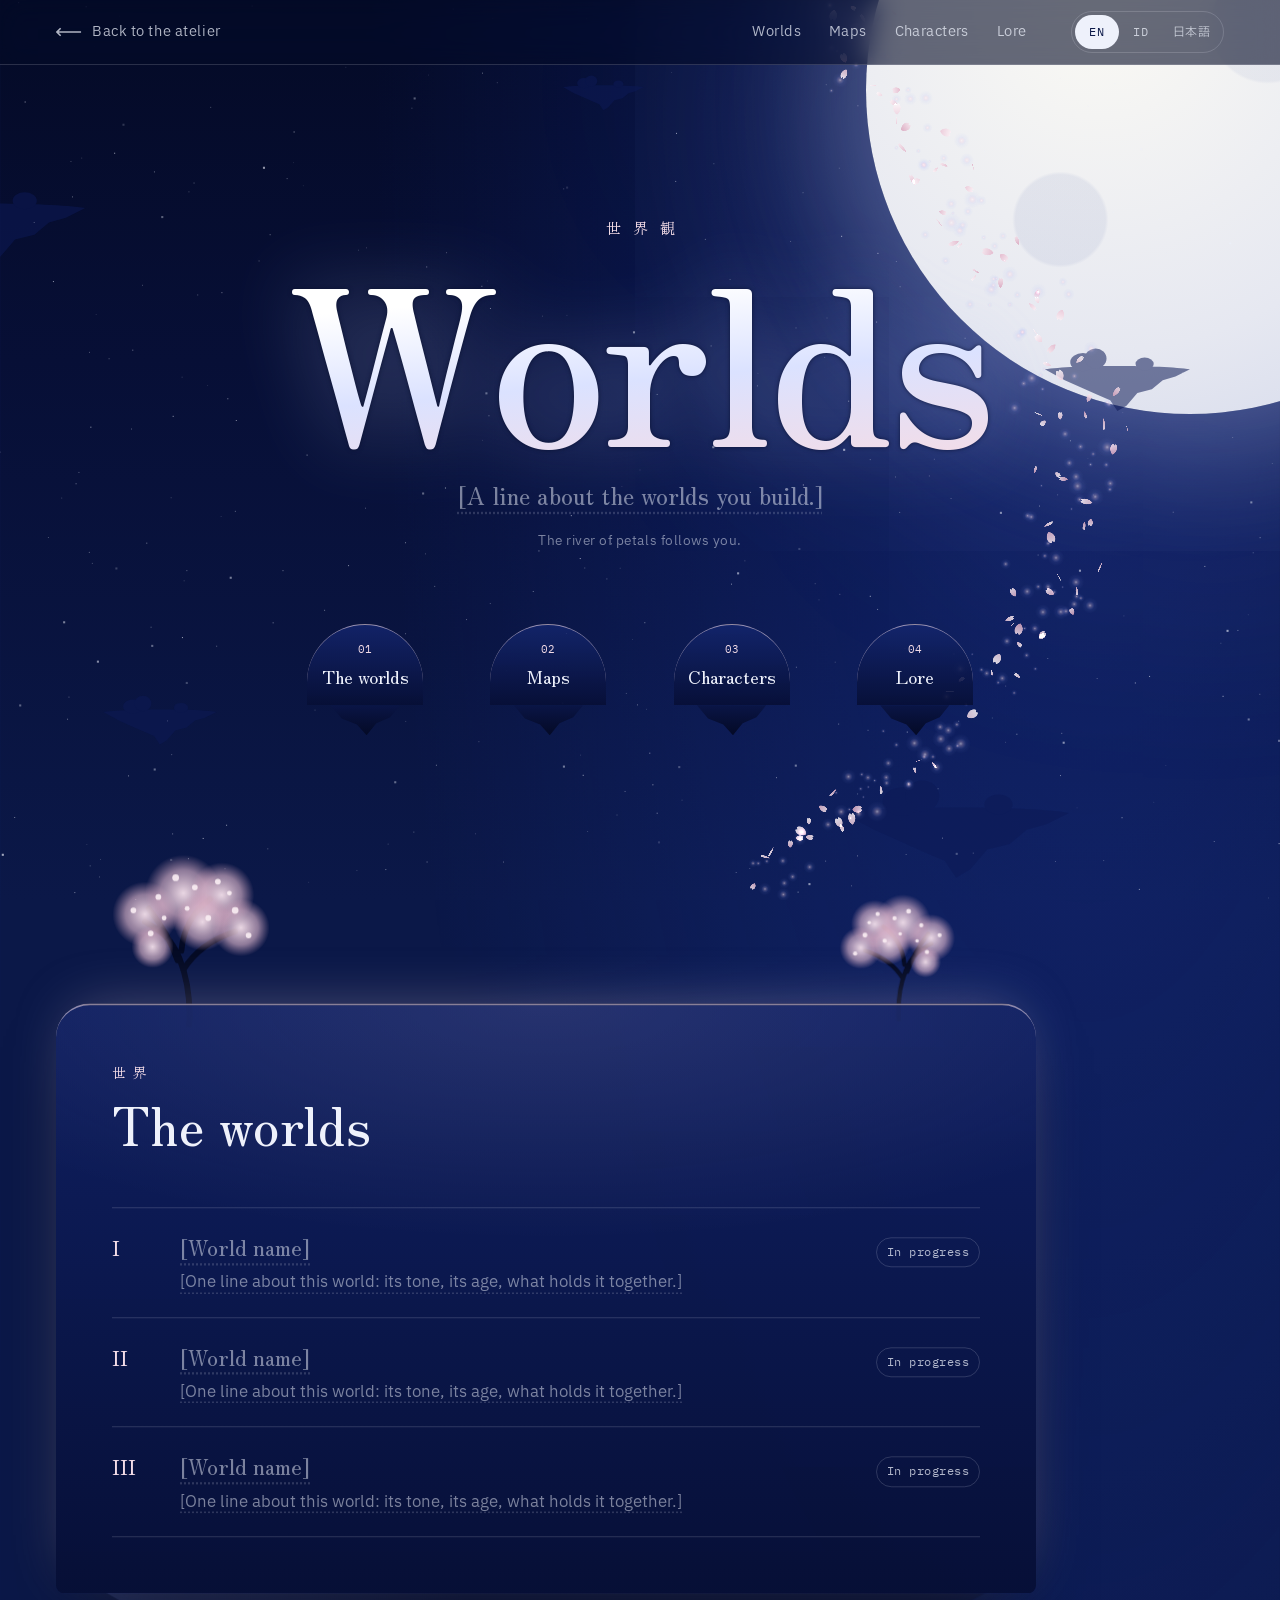
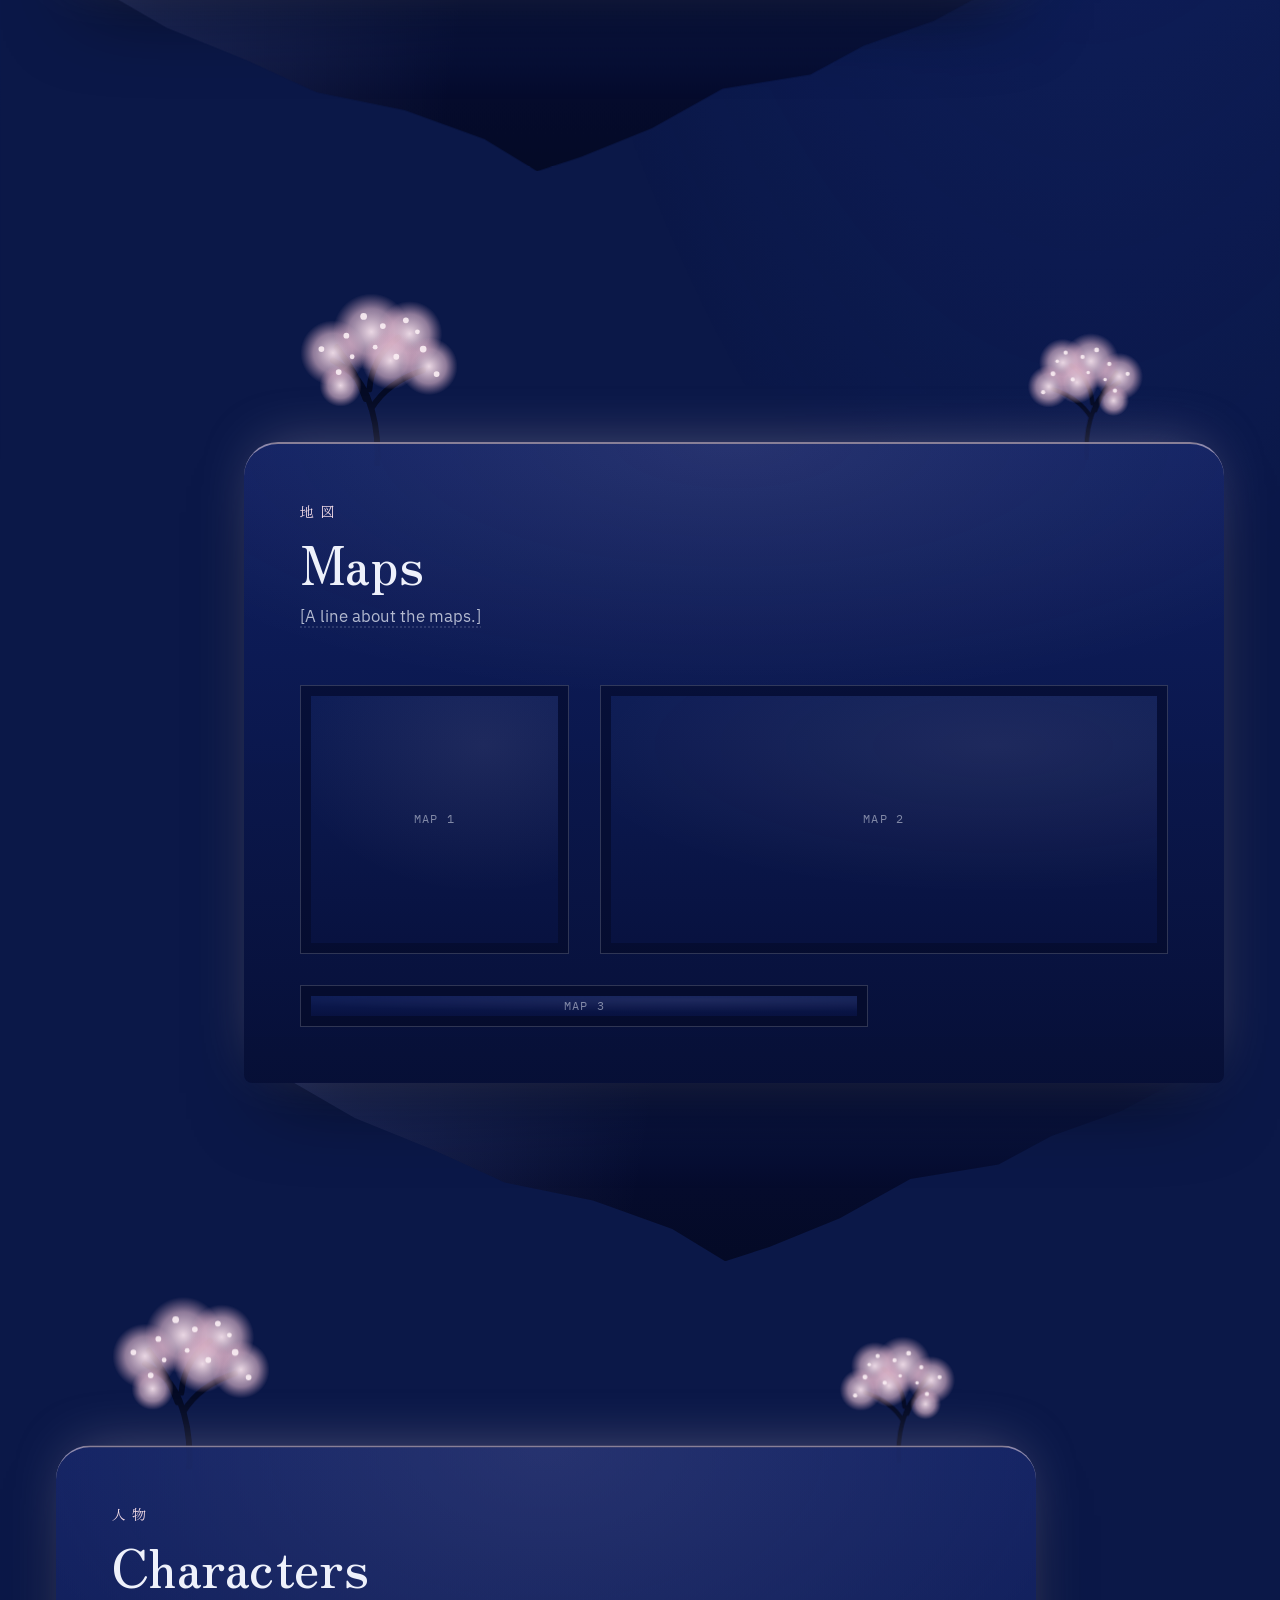
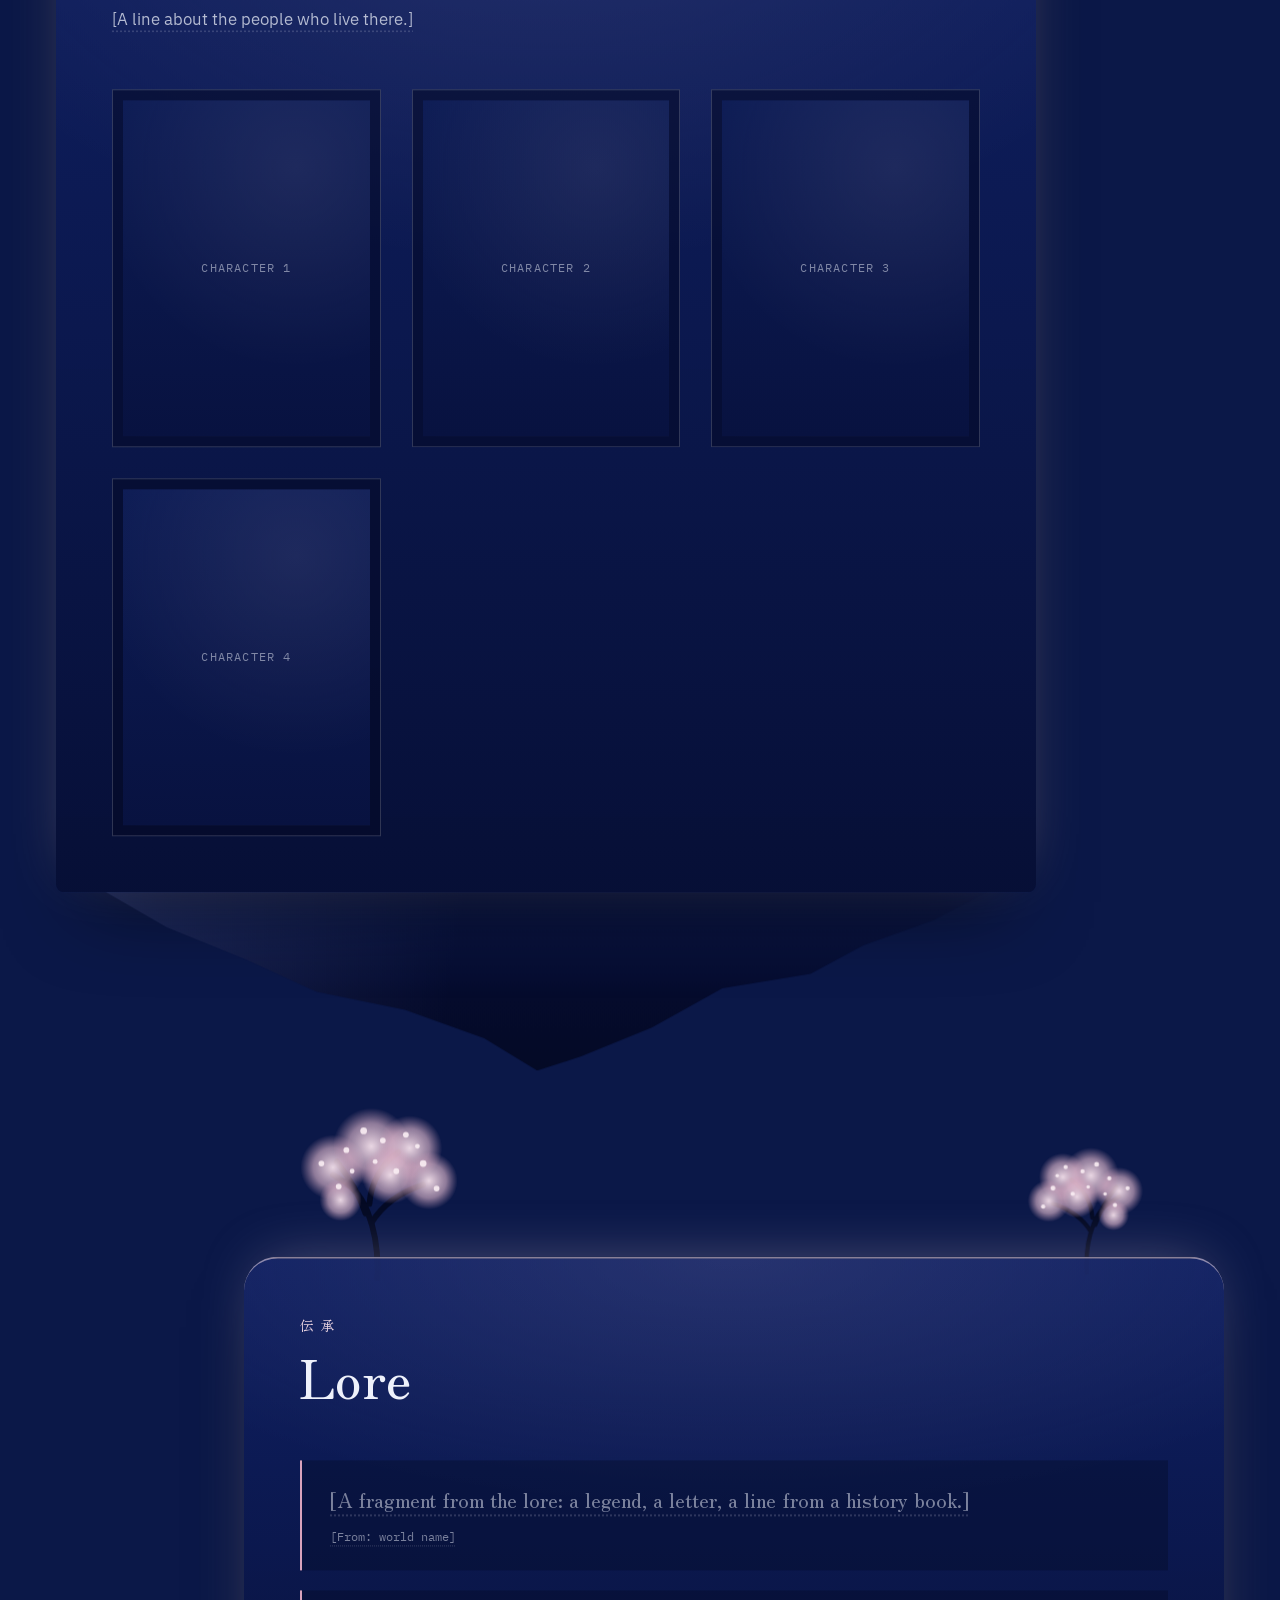
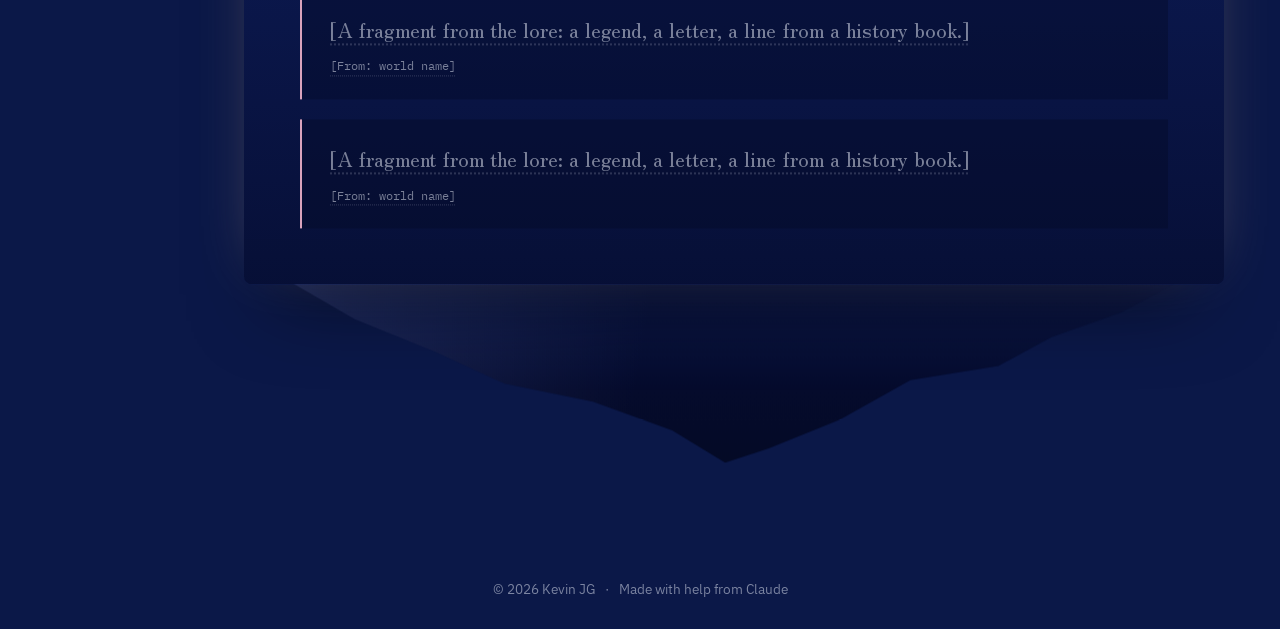
<file: world/index.html>
<!doctype html>
<html lang="en" class="theme-dark">
<head>
  <meta charset="utf-8">
  <meta name="viewport" content="width=device-width, initial-scale=1, viewport-fit=cover">
  <title data-i18n="meta.world.title">Worlds · Kevin JG</title>
  <meta name="description" content="The worlds I build: their lore, maps and characters." data-i18n-attr="content:meta.world.desc">
  <meta name="author" content="Kevin Judhistira Girsang">
  <meta name="theme-color" content="#0b1848">
  <link rel="canonical" href="https://kjudhist.github.io/world/">

  <meta property="og:type" content="website">
  <meta property="og:site_name" content="Kevin JG">
  <meta property="og:url" content="https://kjudhist.github.io/world/">
  <meta property="og:title" content="Worlds · Kevin JG">
  <meta property="og:description" content="The worlds I build: their lore, maps and characters.">
  <meta property="og:image" content="https://kjudhist.github.io/assets/og/og-art.jpg">
  <meta property="og:image:width" content="1200">
  <meta property="og:image:height" content="630">
  <meta property="og:image:alt" content="Worlds, reached from The Willow Atelier: lore, maps and characters.">
  <meta property="og:locale" content="en_US">
  <meta property="og:locale:alternate" content="id_ID">
  <meta property="og:locale:alternate" content="ja_JP">
  <meta name="twitter:card" content="summary_large_image">
  <meta name="twitter:title" content="Worlds · Kevin JG">
  <meta name="twitter:description" content="The worlds I build: their lore, maps and characters.">
  <meta name="twitter:image" content="https://kjudhist.github.io/assets/og/og-art.jpg">

  <link rel="icon" href="../assets/icons/favicon.ico" sizes="32x32">
  <link rel="icon" href="../assets/icons/favicon.svg" type="image/svg+xml">
  <link rel="apple-touch-icon" href="../assets/icons/apple-touch-icon.png">
  <link rel="manifest" href="../assets/icons/site.webmanifest">

  <link rel="preconnect" href="https://fonts.googleapis.com">
  <link rel="preconnect" href="https://fonts.gstatic.com" crossorigin>
  <link rel="stylesheet" href="https://fonts.googleapis.com/css2?family=IBM+Plex+Mono:wght@400;500&family=IBM+Plex+Sans+JP:wght@400;500&family=Zen+Old+Mincho:wght@400;500;700;900&display=swap">
  <link rel="stylesheet" href="../css/base.css">
  <link rel="stylesheet" href="../css/art.css">
  <link rel="stylesheet" href="../css/world.css">

  <script src="../js/i18n.js"></script>
  <script src="../js/main.js" defer></script>
  <script src="../js/sakura.js" defer></script>
  <script src="../js/art.js" defer></script>
  <script src="../js/world.js" defer></script>
</head>
<body class="world">
  <!-- The sky beyond the atelier: a giant moon, far islands, stars, and a
       river of glowing petals that flows between the islands and bends
       toward the pointer (js/world.js). All decoration. -->
  <div class="cosmos" aria-hidden="true">
    <div class="cosmos__moon" data-depth="0.04"></div>
    <svg class="cosmos__far" data-depth="0.12" viewBox="0 0 1440 1000" preserveAspectRatio="xMidYMid slice" focusable="false">
      <defs>
        <g id="farisle"><path d="M-80 0C-50-5 50-5 80 0L64 8 50 12 38 22 22 26 10 40 0 46-8 34-22 28-40 20-58 12Z"/><ellipse cx="-38" cy="-8" rx="14" ry="10"/><ellipse cx="-24" cy="-12" rx="12" ry="11"/><ellipse cx="30" cy="-6" rx="10" ry="7"/></g>
      </defs>
      <use href="#farisle" transform="translate(150 260) scale(1.2)"/>
      <use href="#farisle" transform="translate(1270 420) scale(.9)"/>
      <use href="#farisle" transform="translate(320 760) scale(.7)"/>
      <use href="#farisle" transform="translate(1110 860) scale(1.4)"/>
      <use href="#farisle" transform="translate(760 140) scale(.5)"/>
    </svg>
  </div>
  <canvas class="river" data-river aria-hidden="true"></canvas>

  <!-- a sakura tree for the islands, drawn once and reused -->
  <svg width="0" height="0" style="position:absolute" aria-hidden="true" focusable="false">
    <defs>
      <radialGradient id="bloomglow"><stop offset="0" stop-color="#f6e2ec" stop-opacity=".95"/><stop offset=".6" stop-color="#e6bcd0" stop-opacity=".6"/><stop offset="1" stop-color="#d9a3bc" stop-opacity="0"/></radialGradient>
      <symbol id="isletree" viewBox="0 0 200 180">
        <path d="M98 180C100 150 96 128 88 108S70 80 52 70M92 120C104 100 122 88 146 80M90 100C92 76 104 58 120 46M86 110C80 92 70 74 56 56" fill="none" stroke="#040a24" stroke-width="6" stroke-linecap="round"/>
        <g fill="url(#bloomglow)"><circle cx="52" cy="62" r="34"/><circle cx="92" cy="40" r="40"/><circle cx="132" cy="42" r="34"/><circle cx="152" cy="76" r="30"/><circle cx="60" cy="96" r="22"/><circle cx="112" cy="70" r="30"/></g>
        <g fill="#fbeff4" opacity=".9"><circle cx="40" cy="58" r="3"/><circle cx="66" cy="44" r="3"/><circle cx="84" cy="24" r="3.5"/><circle cx="104" cy="34" r="3"/><circle cx="128" cy="28" r="3"/><circle cx="146" cy="58" r="3.5"/><circle cx="160" cy="84" r="3"/><circle cx="118" cy="66" r="3"/><circle cx="96" cy="56" r="2.5"/><circle cx="58" cy="82" r="3"/><circle cx="72" cy="66" r="2.5"/><circle cx="140" cy="40" r="2.5"/></g>
      </symbol>
    </defs>
  </svg>
  <a class="skip-link" href="#main" data-i18n="common.skip">Skip to content</a>

  <header class="topbar topbar--sticky">
    <a class="back-link" href="../art/" data-transition="dark" data-testid="back-to-atelier">
      <svg class="back-link__arrow" viewBox="0 0 28 10" aria-hidden="true" focusable="false"><path d="M27 5H1M5 1 1 5l4 4" fill="none" stroke="currentColor" stroke-width="1.75"/></svg>
      <span class="back-link__full" data-i18n="world.back">Back to the atelier</span>
      <span class="back-link__short" data-i18n="world.backShort">Atelier</span>
    </a>

    <nav class="nav" aria-label="Sections" data-i18n-attr="aria-label:world.nav.label" data-nav>
      <button class="nav__toggle" type="button" aria-expanded="false" aria-controls="world-nav" aria-label="Menu" data-i18n-attr="aria-label:common.menu" data-testid="nav-toggle"><span class="nav__toggle-lines"></span></button>
      <ul class="nav__list" id="world-nav">
        <li><a class="nav__link" href="#worlds" data-i18n="world.nav.worlds" data-testid="nav-worlds">Worlds</a></li>
        <li><a class="nav__link" href="#maps" data-i18n="world.nav.maps" data-testid="nav-maps">Maps</a></li>
        <li><a class="nav__link" href="#characters" data-i18n="world.nav.characters" data-testid="nav-characters">Characters</a></li>
        <li><a class="nav__link" href="#lore" data-i18n="world.nav.lore" data-testid="nav-lore">Lore</a></li>
      </ul>
    </nav>

    <div class="topbar__end">
      <div class="lang" role="group" aria-label="Language" data-i18n-attr="aria-label:common.lang" data-testid="lang-switcher">
        <button class="lang__opt" type="button" lang="en" title="English" aria-label="English" aria-pressed="true" data-lang-option="en" data-testid="lang-option-en">EN</button>
        <button class="lang__opt" type="button" lang="id" title="Bahasa Indonesia" aria-label="Bahasa Indonesia" aria-pressed="false" data-lang-option="id" data-testid="lang-option-id">ID</button>
        <button class="lang__opt" type="button" lang="ja" title="日本語" aria-label="日本語" aria-pressed="false" data-lang-option="ja" data-testid="lang-option-ja">日本語</button>
      </div>
    </div>
  </header>

  <main id="main">

    <!-- Hero: the giant moon, the title in its light, and the four islands
         to visit, floating. Reached from the end of the atelier, not the gate. -->
    <section class="w-hero" id="top" data-testid="section-hero">
      <div class="wrap w-hero__inner">
        <p class="w-hero__jp" lang="ja" aria-hidden="true">世界観</p>
        <h1 class="w-hero__title unveil" data-i18n="world.title">Worlds</h1>
        <p class="w-hero__tagline ph" data-i18n="world.tagline">[A line about the worlds you build.]</p>
        <p class="w-hero__hint" data-i18n="world.river.hint">The river of petals follows you.</p>
        <nav class="isles-nav" aria-label="What is here" data-i18n-attr="aria-label:world.index.label" data-testid="world-index">
          <ol class="isles-nav__list">
            <li><a class="islet" href="#worlds" data-testid="index-worlds"><span class="islet__no mono" aria-hidden="true">01</span><span class="islet__name" data-i18n="world.worlds.title">The worlds</span><span class="islet__rock" aria-hidden="true"></span></a></li>
            <li><a class="islet" href="#maps" data-testid="index-maps"><span class="islet__no mono" aria-hidden="true">02</span><span class="islet__name" data-i18n="world.maps.title">Maps</span><span class="islet__rock" aria-hidden="true"></span></a></li>
            <li><a class="islet" href="#characters" data-testid="index-characters"><span class="islet__no mono" aria-hidden="true">03</span><span class="islet__name" data-i18n="world.chars.title">Characters</span><span class="islet__rock" aria-hidden="true"></span></a></li>
            <li><a class="islet" href="#lore" data-testid="index-lore"><span class="islet__no mono" aria-hidden="true">04</span><span class="islet__name" data-i18n="world.lore.title">Lore</span><span class="islet__rock" aria-hidden="true"></span></a></li>
          </ol>
        </nav>
      </div>
    </section>

    <!-- The worlds: one row each. Replace the bracketed lines with the real ones;
         change "In progress" when a world is finished, or delete the status. -->
    <section class="section isle-sec" id="worlds" aria-labelledby="worlds-title" data-testid="section-worlds">
      <div class="wrap">
        <div class="isle isle--l" data-isle>
          <div class="isle__float">
            <svg class="isle__tree isle__tree--a" aria-hidden="true" focusable="false"><use href="#isletree"/></svg>
            <svg class="isle__tree isle__tree--b" aria-hidden="true" focusable="false"><use href="#isletree"/></svg>
            <div class="isle__top">
            <header class="sec-head">
              <h2 class="section-title" id="worlds-title" data-i18n="world.worlds.title">The worlds</h2>
              <p class="sec-head__jp" lang="ja" aria-hidden="true">世界</p>
            </header>

            <ol class="realms">
              <li class="realm" data-testid="world-1">
                <span class="realm__no mono" aria-hidden="true">I</span>
                <span class="realm__body">
                  <span class="realm__name ph" data-i18n="world.realm.name">[World name]</span>
                  <span class="realm__line ph" data-i18n="world.realm.line">[One line about this world: its tone, its age, what holds it together.]</span>
                </span>
                <span class="realm__status mono" data-i18n="world.realm.status">In progress</span>
              </li>
              <li class="realm" data-testid="world-2">
                <span class="realm__no mono" aria-hidden="true">II</span>
                <span class="realm__body">
                  <span class="realm__name ph" data-i18n="world.realm.name">[World name]</span>
                  <span class="realm__line ph" data-i18n="world.realm.line">[One line about this world: its tone, its age, what holds it together.]</span>
                </span>
                <span class="realm__status mono" data-i18n="world.realm.status">In progress</span>
              </li>
              <li class="realm" data-testid="world-3">
                <span class="realm__no mono" aria-hidden="true">III</span>
                <span class="realm__body">
                  <span class="realm__name ph" data-i18n="world.realm.name">[World name]</span>
                  <span class="realm__line ph" data-i18n="world.realm.line">[One line about this world: its tone, its age, what holds it together.]</span>
                </span>
                <span class="realm__status mono" data-i18n="world.realm.status">In progress</span>
              </li>
            </ol>
            </div>
            <div class="isle__rock" aria-hidden="true"></div>
          </div>
        </div>
      </div>
    </section>

    <!-- Maps. Same swap as the atelier's works: replace a <div class="slot"> with
         <button class="work__open" type="button" data-view data-title="Title" data-meta="World, Year"><img ...></button> -->
    <section class="section isle-sec" id="maps" aria-labelledby="maps-title" data-testid="section-maps">
      <div class="wrap">
        <div class="isle isle--r" data-isle>
          <div class="isle__float">
            <svg class="isle__tree isle__tree--a" aria-hidden="true" focusable="false"><use href="#isletree"/></svg>
            <svg class="isle__tree isle__tree--b" aria-hidden="true" focusable="false"><use href="#isletree"/></svg>
            <div class="isle__top">
            <header class="sec-head">
              <div>
                <h2 class="section-title" id="maps-title" data-i18n="world.maps.title">Maps</h2>
                <p class="room__text ph" data-i18n="world.maps.text">[A line about the maps.]</p>
              </div>
              <p class="sec-head__jp" lang="ja" aria-hidden="true">地図</p>
            </header>

            <div class="wall wall--maps">
              <figure class="piece piece--map" data-testid="map-1"><div class="slot"><span><span data-i18n="world.slot.map">Map</span> 1</span></div></figure>
              <figure class="piece piece--wide" style="--delay: .06s" data-testid="map-2"><div class="slot"><span><span data-i18n="world.slot.map">Map</span> 2</span></div></figure>
              <figure class="piece piece--wide" style="--delay: .12s" data-testid="map-3"><div class="slot"><span><span data-i18n="world.slot.map">Map</span> 3</span></div></figure>
            </div>
            </div>
            <div class="isle__rock" aria-hidden="true"></div>
          </div>
        </div>
      </div>
    </section>

    <!-- Characters: portrait frames, same swap as above -->
    <section class="section isle-sec" id="characters" aria-labelledby="chars-title" data-testid="section-characters">
      <div class="wrap">
        <div class="isle isle--l" data-isle>
          <div class="isle__float">
            <svg class="isle__tree isle__tree--a" aria-hidden="true" focusable="false"><use href="#isletree"/></svg>
            <svg class="isle__tree isle__tree--b" aria-hidden="true" focusable="false"><use href="#isletree"/></svg>
            <div class="isle__top">
            <header class="sec-head">
              <div>
                <h2 class="section-title" id="chars-title" data-i18n="world.chars.title">Characters</h2>
                <p class="room__text ph" data-i18n="world.chars.text">[A line about the people who live there.]</p>
              </div>
              <p class="sec-head__jp" lang="ja" aria-hidden="true">人物</p>
            </header>

            <div class="wall">
              <figure class="piece" data-testid="character-1"><div class="slot"><span><span data-i18n="world.slot.char">Character</span> 1</span></div></figure>
              <figure class="piece" style="--delay: .06s" data-testid="character-2"><div class="slot"><span><span data-i18n="world.slot.char">Character</span> 2</span></div></figure>
              <figure class="piece" style="--delay: .12s" data-testid="character-3"><div class="slot"><span><span data-i18n="world.slot.char">Character</span> 3</span></div></figure>
              <figure class="piece" style="--delay: .18s" data-testid="character-4"><div class="slot"><span><span data-i18n="world.slot.char">Character</span> 4</span></div></figure>
            </div>
            </div>
            <div class="isle__rock" aria-hidden="true"></div>
          </div>
        </div>
      </div>
    </section>

    <!-- Lore: short fragments, each with where it comes from -->
    <section class="section isle-sec" id="lore" aria-labelledby="lore-title" data-testid="section-lore">
      <div class="wrap">
        <div class="isle isle--r" data-isle>
          <div class="isle__float">
            <svg class="isle__tree isle__tree--a" aria-hidden="true" focusable="false"><use href="#isletree"/></svg>
            <svg class="isle__tree isle__tree--b" aria-hidden="true" focusable="false"><use href="#isletree"/></svg>
            <div class="isle__top">
            <header class="sec-head">
              <h2 class="section-title" id="lore-title" data-i18n="world.lore.title">Lore</h2>
              <p class="sec-head__jp" lang="ja" aria-hidden="true">伝承</p>
            </header>

            <ol class="fragments">
              <li class="fragment" data-testid="lore-1">
                <p class="fragment__text ph" data-i18n="world.lore.text">[A fragment from the lore: a legend, a letter, a line from a history book.]</p>
                <p class="fragment__from mono ph" data-i18n="world.lore.from">[From: world name]</p>
              </li>
              <li class="fragment" data-testid="lore-2">
                <p class="fragment__text ph" data-i18n="world.lore.text">[A fragment from the lore: a legend, a letter, a line from a history book.]</p>
                <p class="fragment__from mono ph" data-i18n="world.lore.from">[From: world name]</p>
              </li>
              <li class="fragment" data-testid="lore-3">
                <p class="fragment__text ph" data-i18n="world.lore.text">[A fragment from the lore: a legend, a letter, a line from a history book.]</p>
                <p class="fragment__from mono ph" data-i18n="world.lore.from">[From: world name]</p>
              </li>
            </ol>
            </div>
            <div class="isle__rock" aria-hidden="true"></div>
          </div>
        </div>
      </div>
    </section>
  </main>

  <footer class="credit art-credit" data-testid="site-footer">
    <p><span>© 2026 Kevin JG</span><span class="credit__dot" aria-hidden="true">·</span><span data-i18n="common.made">Made with help from Claude</span></p>
  </footer>

  <!-- Full view of a single piece -->
  <dialog class="viewer" aria-labelledby="viewer-title" data-viewer>
    <div class="viewer__inner">
      <figure class="viewer__figure">
        <img class="viewer__img" src="[data-uri]" alt="" data-viewer-img>
        <figcaption class="viewer__caption">
          <span class="viewer__title" id="viewer-title" data-viewer-title></span>
          <span class="viewer__meta" data-viewer-meta></span>
        </figcaption>
      </figure>
      <button class="viewer__close" type="button" aria-label="Close" data-i18n-attr="aria-label:art.close" data-viewer-close data-testid="viewer-close"><span aria-hidden="true"></span></button>
    </div>
  </dialog>
</body>
</html>
</file>
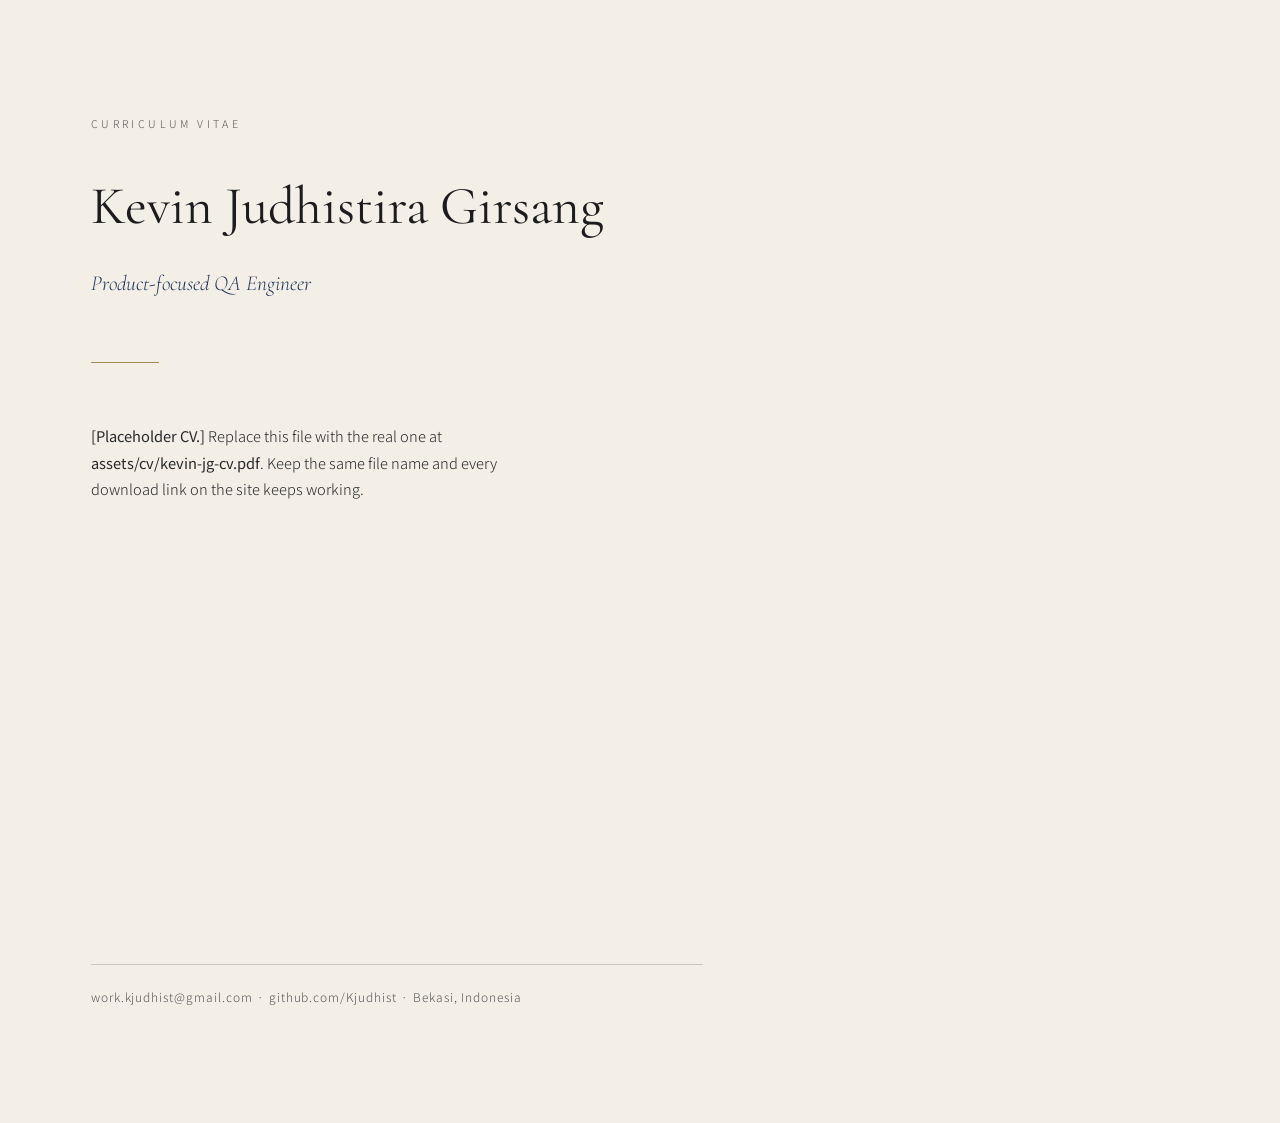
<file: assets/src/cv.html>
<!doctype html>
<html lang="en">
<head>
  <meta charset="utf-8">
  <meta name="robots" content="noindex">
  <title>Kevin JG · CV (placeholder)</title>
  <!-- Source for assets/cv/kevin-jg-cv.pdf, printed to A4. Replace the PDF with the real CV when it's ready. -->
  <link rel="stylesheet" href="https://fonts.googleapis.com/css2?family=Cormorant+Garamond:ital,wght@0,400;0,500;1,400&family=Noto+Sans+JP:wght@300;400&display=swap">
  <style>
    @page {
      size: A4;
      margin: 0;
    }

    html,
    body {
      margin: 0;
      background: #f3efe6;
      color: #28282c;
      font-family: "Noto Sans JP", sans-serif;
      font-weight: 300;
    }

    .sheet {
      box-sizing: border-box;
      width: 210mm;
      height: 297mm;
      padding: 28mm 24mm;
      display: flex;
      flex-direction: column;
    }

    .eyebrow {
      font-size: 8pt;
      letter-spacing: 0.32em;
      text-transform: uppercase;
      color: #57565a;
    }

    h1 {
      margin: 10mm 0 4mm;
      font-family: "Cormorant Garamond", serif;
      font-weight: 400;
      font-size: 40pt;
      line-height: 1;
      color: #1c1c1f;
    }

    .role {
      font-family: "Cormorant Garamond", serif;
      font-style: italic;
      font-size: 16pt;
      color: #22365e;
    }

    .rule {
      width: 18mm;
      height: 1px;
      margin: 12mm 0;
      background: #a38a58;
    }

    .note {
      max-width: 120mm;
      font-size: 11pt;
      line-height: 1.8;
    }

    .note strong {
      font-weight: 400;
    }

    .foot {
      margin-top: auto;
      padding-top: 6mm;
      border-top: 1px solid rgba(40, 40, 44, 0.2);
      font-size: 9pt;
      letter-spacing: 0.08em;
      color: #57565a;
    }
  </style>
</head>
<body>
  <div class="sheet">
    <p class="eyebrow">Curriculum vitae</p>
    <h1>Kevin Judhistira Girsang</h1>
    <p class="role">Product-focused QA Engineer</p>
    <div class="rule"></div>
    <p class="note"><strong>[Placeholder CV.]</strong> Replace this file with the real one at <strong>assets/cv/kevin-jg-cv.pdf</strong>. Keep the same file name and every download link on the site keeps working.</p>
    <p class="foot">work.kjudhist@gmail.com · github.com/Kjudhist · Bekasi, Indonesia</p>
  </div>
</body>
</html>
</file>
<file: css/base.css>
/* ==========================================================================
   夜桜 yozakura: cherry blossoms at night under a deep navy sky.
   Shared tokens, type, header, language switcher, sections, buttons,
   reveals, the footer and the page change (a wall of petals sweeping
   across in the next page's colour).
   ========================================================================== */

:root {
  /* the night, in navy */
  --abyss: #040a26;
  --deep: #070f36;
  --night: #0b1848;
  --ink: #0c1b4d;
  --royal: #2449d8;
  --royal-soft: #8fa5ff;
  /* moonlight and blossom: secondary, used sparingly */
  --moon: #eef1fb;
  --moon-dim: rgba(238, 241, 251, 0.74);
  --moon-faint: rgba(238, 241, 251, 0.5);
  --blossom: #f3dce7;
  --blossom-deep: #d9a3bc;
  --lamp: #fbefd9;
  /* paper, for the work side */
  --paper: #f5f4f0;
  --paper-2: #ebe9e2;
  --paper-3: #fbfaf7;

  --f-display: "Zen Old Mincho", "Hiragino Mincho ProN", "Yu Mincho", serif;
  --f-text: "IBM Plex Sans JP", "Hiragino Sans", "Yu Gothic", system-ui, sans-serif;
  --f-mono: "IBM Plex Mono", ui-monospace, monospace;

  --ease: cubic-bezier(0.65, 0, 0.35, 1);
  --ease-out: cubic-bezier(0.22, 1, 0.36, 1);
  --gutter: clamp(16px, 5vw, 56px);
  --maxw: 1180px;

  /* light (paper) by default; .theme-dark swaps to the night */
  --bg: var(--paper);
  --fg: var(--ink);
  --muted: rgba(12, 27, 77, 0.66);
  --faint: rgba(12, 27, 77, 0.42);
  --line: rgba(12, 27, 77, 0.14);
  --accent: var(--royal);
  --focus: var(--royal);
  --surface: var(--paper-3);
  color-scheme: light;
}

.theme-dark {
  --bg: var(--night);
  --fg: var(--moon);
  --muted: var(--moon-dim);
  --faint: var(--moon-faint);
  --line: rgba(238, 241, 251, 0.16);
  --accent: var(--blossom);
  --focus: var(--blossom);
  --surface: rgba(7, 15, 54, 0.72);
  color-scheme: dark;
}

.theme-light {
  --bg: var(--paper);
  --fg: var(--ink);
  --muted: rgba(12, 27, 77, 0.66);
  --faint: rgba(12, 27, 77, 0.42);
  --line: rgba(12, 27, 77, 0.14);
  --accent: var(--royal);
  --focus: var(--royal);
  --surface: var(--paper-3);
  color-scheme: light;
}

*,
*::before,
*::after {
  box-sizing: border-box;
}

html {
  -webkit-text-size-adjust: 100%;
  text-size-adjust: 100%;
  scroll-behavior: smooth;
  scroll-padding-top: 80px;
  background: var(--bg);
}

body {
  margin: 0;
  min-height: 100vh;
  background: var(--bg);
  color: var(--fg);
  font-family: var(--f-text);
  font-size: 1rem;
  line-height: 1.7;
  -webkit-font-smoothing: antialiased;
  overflow-x: hidden;
}

.js body {
  animation: page-in 0.7s var(--ease-out) both;
}

@keyframes page-in {
  from {
    opacity: 0;
  }
}

img,
svg,
canvas {
  display: block;
  max-width: 100%;
}

a {
  color: inherit;
}

button {
  font: inherit;
  color: inherit;
}

p,
h1,
h2,
h3,
h4,
ol,
ul,
dl,
dd,
figure {
  margin: 0;
}

ol,
ul {
  padding: 0;
  list-style: none;
}

[hidden] {
  display: none !important;
}

:focus-visible {
  outline: 2px solid var(--focus);
  outline-offset: 3px;
  border-radius: 2px;
}

::selection {
  background: var(--blossom);
  color: var(--ink);
}

.mono {
  font-family: var(--f-mono);
  font-feature-settings: "tnum";
}

/* placeholders: muted, with a dotted underline */
.ph {
  color: var(--faint);
  text-decoration: underline dotted;
  text-decoration-color: var(--line);
  text-underline-offset: 0.3em;
}

.wrap {
  width: 100%;
  max-width: calc(var(--maxw) + var(--gutter) * 2);
  margin-inline: auto;
  padding-inline: var(--gutter);
}

.skip-link {
  position: fixed;
  top: 10px;
  left: 10px;
  z-index: 200;
  padding: 10px 16px;
  background: var(--fg);
  color: var(--bg);
  font-weight: 500;
  text-decoration: none;
  transform: translateY(-160%);
  transition: transform 0.2s var(--ease-out);
}

.skip-link:focus {
  transform: none;
}

/* --------------------------------------------------------------- header */

.topbar {
  position: relative;
  z-index: 60;
  display: flex;
  align-items: center;
  gap: 24px;
  min-height: 64px;
  padding: 10px var(--gutter);
  padding-top: max(10px, env(safe-area-inset-top));
}

.topbar--sticky {
  position: sticky;
  top: 0;
  background: color-mix(in srgb, var(--bg) 86%, transparent);
  -webkit-backdrop-filter: blur(14px) saturate(1.2);
  backdrop-filter: blur(14px) saturate(1.2);
  border-bottom: 1px solid var(--line);
}

.back-link {
  display: inline-flex;
  align-items: center;
  gap: 10px;
  min-height: 44px;
  font-size: 0.875rem;
  letter-spacing: 0.04em;
  text-decoration: none;
  color: var(--muted);
  transition: color 0.2s;
}

.back-link:hover {
  color: var(--fg);
}

.back-link__arrow {
  width: 26px;
  height: 10px;
  transition: transform 0.3s var(--ease-out);
}

.back-link:hover .back-link__arrow {
  transform: translateX(-4px);
}

.back-link__short {
  display: none;
}

.nav {
  margin-left: auto;
}

.nav__list {
  display: flex;
  gap: 4px;
}

.nav__link {
  position: relative;
  display: inline-flex;
  align-items: center;
  min-height: 44px;
  padding: 0 12px;
  font-size: 0.875rem;
  letter-spacing: 0.03em;
  text-decoration: none;
  color: var(--muted);
  transition: color 0.2s;
}

.nav__link::after {
  content: "";
  position: absolute;
  left: 50%;
  bottom: 8px;
  width: 5px;
  height: 5px;
  border-radius: 50% 50% 50% 0;
  background: var(--accent);
  opacity: 0;
  transform: translateX(-50%) rotate(-45deg) scale(0.4);
  transition: opacity 0.25s, transform 0.35s var(--ease-out);
}

.nav__link:hover,
.nav__link[aria-current] {
  color: var(--fg);
}

.nav__link[aria-current]::after {
  opacity: 1;
  transform: translateX(-50%) rotate(-45deg) scale(1);
}

.nav__toggle {
  display: none;
  width: 44px;
  height: 44px;
  padding: 0;
  border: 1px solid var(--line);
  border-radius: 50%;
  background: transparent;
  cursor: pointer;
}

.nav__toggle-lines,
.nav__toggle-lines::before {
  display: block;
  width: 16px;
  height: 1.5px;
  margin: 0 auto;
  background: currentColor;
  transition: transform 0.3s var(--ease-out);
}

.nav__toggle-lines {
  transform: translateY(-3px);
}

.nav__toggle-lines::before {
  content: "";
  transform: translateY(6px);
}

.nav.is-open .nav__toggle-lines {
  transform: rotate(45deg);
}

.nav.is-open .nav__toggle-lines::before {
  transform: rotate(-90deg);
}

.topbar__end {
  display: flex;
  align-items: center;
  gap: 16px;
  margin-left: 8px;
}

.topbar:not(:has(.nav)) .topbar__end {
  margin-left: auto;
}

/* language pill */
.lang {
  flex: none;
  display: inline-flex;
  padding: 3px;
  border: 1px solid var(--line);
  border-radius: 999px;
}

.lang__opt {
  white-space: nowrap;
  min-width: 44px;
  min-height: 34px;
  padding: 0 10px;
  border: 0;
  border-radius: 999px;
  background: transparent;
  color: var(--muted);
  font-family: var(--f-mono);
  font-size: 0.75rem;
  letter-spacing: 0.04em;
  cursor: pointer;
  transition: background 0.25s, color 0.25s;
}

.lang__opt:lang(ja) {
  font-family: var(--f-text);
}

.lang__opt:hover {
  color: var(--fg);
}

.lang__opt[aria-pressed="true"] {
  background: var(--fg);
  color: var(--bg);
}

/* ------------------------------------------------------------- sections */

.section {
  position: relative;
  padding-block: clamp(72px, 12vh, 140px);
}

.sec-head {
  display: flex;
  flex-direction: column-reverse;
  align-items: flex-start;
  gap: 10px;
  margin-bottom: clamp(32px, 6vh, 56px);
}

.sec-head__jp {
  font-family: var(--f-display);
  font-size: 0.875rem;
  letter-spacing: 0.4em;
  color: var(--accent);
}

.section-title {
  font-family: var(--f-display);
  font-weight: 500;
  font-size: clamp(2rem, 4.2vw, 3.25rem);
  line-height: 1.12;
  letter-spacing: 0.005em;
  text-wrap: balance;
}

/* ------------------------------------------------------------- controls */

.arrow {
  width: 30px;
  height: 10px;
  flex: none;
  transition: transform 0.35s var(--ease-out);
}

a:hover > .arrow,
.btn:hover .arrow {
  transform: translateX(5px);
}

.btn {
  position: relative;
  display: inline-flex;
  align-items: center;
  gap: 14px;
  min-height: 48px;
  padding: 0 22px;
  border: 1px solid currentColor;
  border-radius: 2px;
  background: transparent;
  font-size: 0.9375rem;
  letter-spacing: 0.02em;
  text-decoration: none;
  cursor: pointer;
  transition: background 0.25s, color 0.25s, border-color 0.25s;
}

.btn:hover {
  background: var(--fg);
  border-color: var(--fg);
  color: var(--bg);
}

.btn.is-pending {
  cursor: help;
  opacity: 0.86;
}

.btn.is-pending:hover {
  background: transparent;
  color: inherit;
  border-color: currentColor;
}

.btn.is-pending:hover .arrow {
  transform: none;
}

.tip {
  position: absolute;
  left: 50%;
  bottom: calc(100% + 10px);
  padding: 6px 12px;
  border-radius: 2px;
  background: var(--fg);
  color: var(--bg);
  font-size: 0.8125rem;
  white-space: nowrap;
  pointer-events: none;
  opacity: 0;
  transform: translate(-50%, 4px);
  transition: opacity 0.2s, transform 0.25s var(--ease-out);
}

.is-pending:hover .tip,
.is-pending:focus-visible .tip {
  opacity: 1;
  transform: translate(-50%, 0);
}

.unveil {
  text-wrap: balance;
}

.js .unveil {
  animation: unveil 1.2s var(--ease-out) 0.2s both;
}

@keyframes unveil {
  from {
    opacity: 0;
    filter: blur(8px);
    transform: translateY(10px);
  }
}

/* --------------------------------------------------------------- footer */

.credit {
  position: relative;
  padding: 28px var(--gutter) max(28px, env(safe-area-inset-bottom));
  font-size: 0.8125rem;
  color: var(--faint);
  text-align: center;
}

.credit p {
  display: flex;
  flex-wrap: wrap;
  justify-content: center;
  gap: 4px 10px;
}

/* --------------------------------------------------------------- reveal */

.js [data-reveal] {
  opacity: 0;
  transform: translate3d(0, 14px, 0);
  transition: opacity 0.9s var(--ease-out), transform 1s var(--ease-out);
  transition-delay: var(--delay, 0s);
}

.js [data-reveal].is-visible {
  opacity: 1;
  transform: none;
}

/* ------------------------------------------------------------ i18n wait */

@keyframes i18n-failsafe {
  to {
    visibility: visible;
  }
}

html.i18n-pending body {
  visibility: hidden;
  animation: i18n-failsafe 0s 2.5s forwards;
}

/* ---------------------------------------------------------- page change
   A wall of petals sweeps in from the left in the next page's colour; the
   next page starts under it and the wall carries on off to the right. The
   wall is 180vw wide: a feathered edge of petals on each side of a solid
   middle. */

.veil {
  position: fixed;
  inset: 0;
  z-index: 150;
  pointer-events: none;
}

.veil::before,
.veil::after,
html.is-arriving::before,
html.is-arriving::after {
  content: "";
  position: fixed;
  top: 0;
  left: 0;
  z-index: 150;
  width: 180vw;
  height: 100%;
  pointer-events: none;
  will-change: transform;
}

.veil::before,
html.is-arriving::before {
  background: linear-gradient(90deg, transparent 0, var(--wall) 22%, var(--wall) 78%, transparent 100%);
}

.veil::after,
html.is-arriving::after {
  background-image: var(--petals), var(--petals), var(--petals), var(--petals);
  background-repeat: repeat-y;
  background-size: 260px auto;
  background-position: 4vw 0, 18vw 130px, 146vw 60px, 160vw 190px;
}

.veil[data-tone="light"],
html.is-arriving[data-arrive="light"] {
  --wall: var(--paper);
  --petals: url("data:image/svg+xml;utf8,<svg xmlns='http://www.w3.org/2000/svg' width='260' height='260'><defs><path id='p' d='M0 14C-13 6-12-10-3.4-14L0-10 3.4-14C12-10 13 6 0 14Z'/></defs><g fill='%23e8bfd2'><use href='%23p' transform='translate(40 30) rotate(25)'/><use href='%23p' transform='translate(150 70) rotate(-60) scale(.8)'/><use href='%23p' transform='translate(90 150) rotate(110) scale(1.1)'/><use href='%23p' transform='translate(210 200) rotate(200) scale(.7)'/></g><g fill='%23f5f4f0'><use href='%23p' transform='translate(200 120) rotate(40) scale(1.2)'/><use href='%23p' transform='translate(30 220) rotate(-20)'/><use href='%23p' transform='translate(120 240) rotate(150) scale(.8)'/></g><g fill='%230c1b4d' fill-opacity='.18'><use href='%23p' transform='translate(240 30) rotate(80) scale(.6)'/></g></svg>");
}

.veil[data-tone="dark"],
html.is-arriving[data-arrive="dark"] {
  --wall: var(--night);
  --petals: url("data:image/svg+xml;utf8,<svg xmlns='http://www.w3.org/2000/svg' width='260' height='260'><defs><path id='p' d='M0 14C-13 6-12-10-3.4-14L0-10 3.4-14C12-10 13 6 0 14Z'/></defs><g fill='%23f3dce7'><use href='%23p' transform='translate(40 30) rotate(25)'/><use href='%23p' transform='translate(150 70) rotate(-60) scale(.8)'/><use href='%23p' transform='translate(90 150) rotate(110) scale(1.1)'/><use href='%23p' transform='translate(210 200) rotate(200) scale(.7)'/></g><g fill='%230b1848'><use href='%23p' transform='translate(200 120) rotate(40) scale(1.2)'/><use href='%23p' transform='translate(30 220) rotate(-20)'/><use href='%23p' transform='translate(120 240) rotate(150) scale(.8)'/></g><g fill='%23d9a3bc' fill-opacity='.7'><use href='%23p' transform='translate(240 30) rotate(80) scale(.6)'/></g></svg>");
}

.veil::before,
.veil::after {
  transform: translate3d(-180vw, 0, 0);
  transition: transform 0.85s cubic-bezier(0.7, 0, 0.25, 1);
}

html.is-leaving .veil {
  pointer-events: auto;
}

html.is-leaving .veil::before,
html.is-leaving .veil::after {
  transform: translate3d(-40vw, 0, 0);
}

/* arriving: the wall is already across the window; js/main.js lets it go
   on the first frame the page can show. The long delay is a failsafe. */
html.is-arriving::before,
html.is-arriving::after {
  transform: translate3d(-40vw, 0, 0);
  animation: wall-on 0.9s cubic-bezier(0.6, 0, 0.3, 1) 2.5s forwards;
}

html.is-arriving.is-arrived::before,
html.is-arriving.is-arrived::after {
  animation-delay: 0.05s;
}

@keyframes wall-on {
  to {
    transform: translate3d(100vw, 0, 0);
  }
}

.js.is-arriving body {
  animation: none;
}

/* ------------------------------------------------------- reduced motion */

@media (prefers-reduced-motion: reduce) {
  html {
    scroll-behavior: auto;
  }

  .js body {
    animation-duration: 0.2s;
  }

  .js .unveil {
    animation: none;
  }

  .js [data-reveal] {
    transform: none;
    transition: opacity 0.3s linear;
    transition-delay: 0s;
  }

  .veil::before,
  .veil::after {
    left: 0;
    width: 100vw;
    transform: none;
    opacity: 0;
    transition: opacity 0.25s linear;
  }

  .veil::before {
    background: var(--wall);
  }

  html.is-leaving .veil::before,
  html.is-leaving .veil::after {
    transform: none;
    opacity: 1;
  }

  *,
  *::before,
  *::after {
    transition-duration: 0.01s !important;
  }
}

/* --------------------------------------------------------------- mobile */

@media (max-width: 860px) {
  .back-link__full {
    display: none;
  }

  .back-link__short {
    display: inline;
  }

  .nav {
    position: relative;
  }

  .nav__toggle {
    display: grid;
    place-items: center;
  }

  .nav__list {
    position: absolute;
    top: calc(100% + 12px);
    right: -60px;
    flex-direction: column;
    min-width: 220px;
    padding: 8px;
    border: 1px solid var(--line);
    background: var(--bg);
    box-shadow: 0 24px 60px -24px rgba(4, 10, 38, 0.45);
    opacity: 0;
    visibility: hidden;
    transform: translateY(-6px);
    transition: opacity 0.25s, transform 0.3s var(--ease-out), visibility 0s 0.3s;
  }

  .nav.is-open .nav__list {
    opacity: 1;
    visibility: visible;
    transform: none;
    transition: opacity 0.25s, transform 0.3s var(--ease-out), visibility 0s;
  }

  .nav__link {
    display: flex;
    width: 100%;
  }

  .nav__link::after {
    left: auto;
    right: 14px;
    bottom: 50%;
  }
}

@media (max-width: 420px) {
  .topbar {
    gap: 10px;
  }

  .lang__opt {
    min-width: 40px;
    padding: 0 7px;
  }
}
</file>
<file: css/gate.css>
/* ==========================================================================
   The gate (and the 404): a hanami night. The window is the night sky with
   a great old cherry tree drawn on a canvas; two doors stand under it.
   ========================================================================== */

.gate,
.lost-page {
  position: relative;
  display: flex;
  flex-direction: column;
  min-height: 100vh;
  min-height: 100svh;
  background: var(--abyss);
}

.night {
  position: fixed;
  inset: 0;
  z-index: 0;
  width: 100%;
  height: 100%;
  background:
    radial-gradient(120% 70% at 78% 18%, rgba(36, 73, 216, 0.22), transparent 60%),
    linear-gradient(180deg, var(--abyss) 0%, var(--deep) 38%, var(--night) 100%);
}

.g-top,
.g-main,
.gate .credit,
.lost-page .topbar,
.lost,
.lost-page .credit {
  position: relative;
  z-index: 1;
}

.g-top {
  display: flex;
  align-items: flex-start;
  justify-content: space-between;
  gap: 24px;
  padding: max(24px, env(safe-area-inset-top)) var(--gutter) 0;
  pointer-events: none;
}

.g-top > * {
  pointer-events: auto;
}

.g-kicker {
  font-family: var(--f-display);
  font-size: 0.8125rem;
  letter-spacing: 0.6em;
  color: var(--blossom);
  opacity: 0.85;
}

.g-name {
  margin-top: 6px;
  font-family: var(--f-display);
  font-weight: 500;
  font-size: clamp(1.75rem, 3.4vw, 2.75rem);
  line-height: 1.1;
  letter-spacing: 0.01em;
  color: var(--moon);
  text-shadow: 0 0 28px rgba(4, 10, 38, 0.9), 0 0 2px rgba(4, 10, 38, 0.6);
}

.g-intro {
  margin-top: 10px;
  font-size: 0.9375rem;
  color: var(--moon-dim);
  text-shadow: 0 0 16px rgba(4, 10, 38, 0.9);
}

.g-meta {
  display: flex;
  align-items: center;
  gap: 18px;
}

.g-clock {
  font-size: 0.8125rem;
  color: var(--moon-dim);
  text-shadow: 0 0 12px rgba(4, 10, 38, 0.9);
}

.g-clock .mono {
  color: var(--moon);
}

.gate .lang {
  background: rgba(4, 10, 38, 0.55);
  -webkit-backdrop-filter: blur(8px);
  backdrop-filter: blur(8px);
}

.g-main {
  flex: 1;
  display: flex;
  flex-direction: column;
  justify-content: flex-end;
  padding: 24px 0 8px;
  pointer-events: none;
}

.g-main > * {
  pointer-events: auto;
}

.g-doors {
  --dw: clamp(140px, min(17vw, 29vh), 240px);
  display: flex;
  justify-content: space-between;
  align-items: flex-end;
  gap: 24px;
  padding-inline: clamp(16px, 11vw, 200px);
  pointer-events: none;
}

/* ------------------------------------------------------------------ doors */

.door {
  display: flex;
  flex-direction: column;
  align-items: center;
  width: var(--dw);
  color: var(--moon);
  text-decoration: none;
  pointer-events: auto;
  -webkit-tap-highlight-color: transparent;
  -webkit-user-drag: none;
  user-select: none;
}

.door:focus-visible {
  outline: none;
}

.door:focus-visible .door__cta {
  outline: 2px solid var(--blossom);
  outline-offset: 4px;
}

.door__frame {
  position: relative;
  display: block;
  width: 100%;
  aspect-ratio: 4 / 5;
}

.door__label {
  display: flex;
  flex-direction: column;
  align-items: center;
  gap: 4px;
  margin-top: 18px;
  text-align: center;
  text-shadow: 0 0 18px rgba(4, 10, 38, 0.95);
}

.door__no {
  font-size: 0.6875rem;
  letter-spacing: 0.2em;
  color: var(--moon-faint);
}

.door__title {
  font-family: var(--f-display);
  font-weight: 500;
  font-size: clamp(1.125rem, 1.7vw, 1.5rem);
  line-height: 1.25;
}

.door__sub {
  max-width: 26ch;
  font-size: 0.8125rem;
  line-height: 1.5;
  color: var(--moon-dim);
}

.door__cta {
  display: inline-flex;
  align-items: center;
  gap: 10px;
  min-height: 40px;
  margin-top: 10px;
  padding: 0 18px;
  border: 1px solid rgba(238, 241, 251, 0.32);
  border-radius: 999px;
  background: rgba(4, 10, 38, 0.5);
  font-size: 0.875rem;
  letter-spacing: 0.04em;
  transition: background 0.3s, color 0.3s, border-color 0.3s;
}

.door:hover .door__cta,
.door:focus-visible .door__cta {
  background: var(--moon);
  border-color: var(--moon);
  color: var(--ink);
  text-shadow: none;
}

.door:hover .arrow,
.door:focus-visible .arrow {
  transform: translateX(5px);
}

/* QA: a lamp-lit pavilion with a shoji panel. The light flickers a little
   and the lattice is a hair out of true; hover and the light steadies and
   every line falls into place. */

.pavilion {
  position: absolute;
  inset: 0;
  display: flex;
  flex-direction: column;
  align-items: center;
}

.pavilion__roof {
  position: relative;
  width: 118%;
  height: 15%;
  flex: none;
  background: linear-gradient(180deg, #13205a, #040a26 70%);
  clip-path: polygon(0 100%, 3% 86%, 8% 70%, 16% 56%, 30% 44%, 38% 18%, 62% 18%, 70% 44%, 84% 56%, 92% 70%, 97% 86%, 100% 100%, 93% 100%, 50% 92%, 7% 100%);
}

.pavilion__roof::after {
  content: "";
  position: absolute;
  left: 37%;
  right: 37%;
  top: 18%;
  height: 1.5px;
  background: rgba(143, 165, 255, 0.55);
}

.pavilion__base::after {
  content: "";
  display: block;
  width: 180%;
  height: 60px;
  margin: 0 -40%;
  background: radial-gradient(50% 50% at 50% 0, rgba(251, 239, 217, 0.18), transparent);
  pointer-events: none;
}

.shoji {
  position: relative;
  flex: 1;
  width: 86%;
  border: 5px solid #071035;
  outline: 1px solid rgba(143, 165, 255, 0.28);
  background: var(--paper);
  box-shadow: 0 0 60px 6px rgba(251, 239, 217, 0.16), 0 0 140px 20px rgba(143, 165, 255, 0.1);
  overflow: hidden;
  transition: box-shadow 0.6s var(--ease-out);
}

.shoji__light {
  position: absolute;
  inset: 0;
  background:
    radial-gradient(70% 55% at 50% 72%, rgba(251, 239, 217, 1), rgba(251, 239, 217, 0) 70%),
    linear-gradient(180deg, #e3e7f3 0%, #f2f1ec 55%, #f6efe1 100%);
  animation: lamp 3.4s steps(1) infinite;
}

@keyframes lamp {
  0% { opacity: 1; }
  12% { opacity: 0.9; }
  16% { opacity: 0.97; }
  41% { opacity: 0.86; }
  44% { opacity: 0.95; }
  70% { opacity: 0.9; }
  74% { opacity: 1; }
}

.shoji__grid {
  position: absolute;
  inset: 0;
  width: 100%;
  height: 100%;
  overflow: visible;
}

.k {
  fill: none;
  stroke: #0c1b4d;
  stroke-width: 2;
  vector-effect: non-scaling-stroke;
  transform: translateX(var(--o));
  transition: transform 0.7s var(--ease-out), stroke 0.5s;
}

.k--h {
  transform: translateY(var(--o));
}

.pavilion__base {
  width: 100%;
  height: 4%;
  flex: none;
  margin-top: 2px;
  background: linear-gradient(180deg, #1a2a66, #070f36);
}

.door--qa:hover .shoji__light,
.door--qa:focus-visible .shoji__light {
  animation: none;
  opacity: 1;
}

.door--qa:hover .shoji,
.door--qa:focus-visible .shoji {
  box-shadow: 0 0 70px 10px rgba(251, 239, 217, 0.26), 0 0 160px 30px rgba(143, 165, 255, 0.14);
}

.door--qa:hover .k,
.door--qa:focus-visible .k {
  transform: none;
  stroke: #2449d8;
}

/* the atelier: the arch is drawn by js/gate.js over this empty frame */
.arch {
  position: absolute;
  inset: 0;
}

html:not(.js) .arch {
  inset: 6% 14% 0;
  border: 8px solid var(--blossom);
  border-bottom: 0;
  border-radius: 6px 6px 0 0;
  box-shadow: 0 0 40px rgba(243, 220, 231, 0.3);
}

.g-hint {
  max-width: 36rem;
  margin: 22px auto 0;
  padding-inline: var(--gutter);
  font-size: 0.8125rem;
  color: var(--moon-faint);
  text-align: center;
  text-shadow: 0 0 14px rgba(4, 10, 38, 0.95);
}

.gate .credit {
  padding-top: 10px;
  color: var(--moon-faint);
}

/* ------------------------------------------------------------ narrow */

@media (max-width: 720px) {
  .g-top {
    flex-direction: column;
    gap: 14px;
  }

  .g-meta {
    width: 100%;
    justify-content: space-between;
    gap: 12px;
  }

  .g-clock {
    font-size: 0.75rem;
    line-height: 1.5;
  }

  .g-doors {
    --dw: min(42vw, 30vh, 190px);
    gap: 12px;
  }

  .door__sub {
    font-size: 0.75rem;
  }

  .door__cta {
    padding: 0 14px;
  }
}

@media (max-height: 700px) and (min-width: 721px) {
  .g-doors {
    --dw: clamp(130px, 26vh, 200px);
  }

  .door__label {
    margin-top: 10px;
  }

  .door__sub {
    display: none;
  }
}

@media (prefers-reduced-motion: reduce) {
  .shoji__light {
    animation: none;
  }
}

/* ===================================================================== 404
   A single bare branch. Touch it and it blossoms. */

.lost-page .topbar {
  justify-content: flex-end;
}

.lost {
  flex: 1;
  display: flex;
  align-items: center;
  padding: 24px var(--gutter) 40px;
  pointer-events: none;
}

.lost__inner {
  max-width: 34rem;
  pointer-events: auto;
}

.lost__number {
  font-size: 0.875rem;
  letter-spacing: 0.4em;
  color: var(--blossom);
}

.lost__title {
  margin-top: 16px;
  font-family: var(--f-display);
  font-weight: 500;
  font-size: clamp(2rem, 5vw, 3.5rem);
  line-height: 1.12;
  text-wrap: balance;
  text-shadow: 0 0 30px rgba(4, 10, 38, 0.9);
}

.lost__text {
  margin-top: 18px;
  max-width: 30rem;
  color: var(--moon-dim);
  text-shadow: 0 0 16px rgba(4, 10, 38, 0.9);
}

.lost__hint {
  margin-top: 28px;
  font-size: 0.8125rem;
  color: var(--moon-faint);
}

.lost .btn {
  margin-top: 20px;
  background: rgba(4, 10, 38, 0.6);
}

.lost .btn:hover {
  background: var(--moon);
}

@media (max-width: 720px) {
  .lost {
    align-items: flex-end;
    padding-bottom: 24px;
  }
}

.lost__hint[role="button"] {
  display: block;
  width: fit-content;
  cursor: pointer;
  border-bottom: 1px dotted var(--moon-faint);
}

.is-bloomed .lost__hint {
  opacity: 0;
  transition: opacity 1s;
}
</file>
<file: css/art.css>
/* ==========================================================================
   The Willow Atelier: a night garden. Paint branches into the dark and
   watch them blossom; the index hangs as tanzaku on a cord; the rooms sit
   on the night with petals drifting behind them.
   Also the shared pieces the worlds page reuses: frames, the viewer.
   ========================================================================== */

.art {
  background: var(--night);
}

.drift {
  position: fixed;
  inset: 0;
  z-index: 0;
  width: 100%;
  height: 100%;
  pointer-events: none;
}

.art main,
.art .onward,
.art .credit {
  position: relative;
  z-index: 1;
}

.art .topbar--sticky {
  background: rgba(7, 15, 54, 0.78);
}

/* --------------------------------------------------------------- garden */

.garden {
  position: relative;
  height: calc(100vh - 64px);
  height: calc(100svh - 64px);
  min-height: 520px;
  max-height: 1000px;
  overflow: hidden;
  background: var(--abyss);
  cursor: crosshair;
  touch-action: pan-y;
  -webkit-user-select: none;
  user-select: none;
}

.garden__canvas {
  position: absolute;
  inset: 0;
  width: 100%;
  height: 100%;
}

.garden__text {
  position: absolute;
  left: 0;
  right: 0;
  bottom: 27%;
  z-index: 3;
  pointer-events: none;
}

.art-hero__jp {
  font-family: var(--f-display);
  font-size: 0.875rem;
  letter-spacing: 0.6em;
  color: var(--blossom);
}

.art-hero__title {
  max-width: 12ch;
  margin-top: 12px;
  font-family: var(--f-display);
  font-weight: 500;
  font-size: clamp(3rem, 8.4vw, 7.5rem);
  line-height: 0.98;
  letter-spacing: -0.01em;
  color: var(--moon);
  background: linear-gradient(170deg, #ffffff 20%, #dfe5ff 55%, #f3dce7 100%);
  -webkit-background-clip: text;
  background-clip: text;
  -webkit-text-fill-color: transparent;
  filter: drop-shadow(0 0 22px rgba(200, 212, 255, 0.35));
}

.art-hero__tagline {
  margin-top: 18px;
  font-family: var(--f-display);
  font-size: clamp(1.125rem, 1.8vw, 1.5rem);
  color: var(--moon-dim);
  text-shadow: 0 0 18px rgba(4, 10, 38, 0.9);
}

.garden__ui {
  position: absolute;
  left: 0;
  right: 0;
  bottom: 0;
  z-index: 3;
  display: flex;
  flex-wrap: wrap;
  align-items: center;
  justify-content: space-between;
  gap: 8px 16px;
  padding: 14px var(--gutter);
  pointer-events: none;
}

.garden__hint {
  font-size: 0.8125rem;
  letter-spacing: 0.03em;
  color: var(--moon-dim);
  transition: opacity 0.4s;
}

.garden__ui.is-painting .garden__hint {
  opacity: 0.3;
}

.garden__clear {
  min-height: 40px;
  padding: 0 16px;
  border: 1px solid rgba(238, 241, 251, 0.3);
  border-radius: 999px;
  background: rgba(4, 10, 38, 0.5);
  font-size: 0.8125rem;
  cursor: pointer;
  pointer-events: auto;
  transition: background 0.25s, color 0.25s;
}

.garden__clear:hover {
  background: var(--moon);
  color: var(--ink);
}

/* ------------------------------------------------------- tanzaku index */

.index {
  position: relative;
  padding: 44px 0 clamp(48px, 8vh, 96px);
}

.index::before {
  content: "";
  position: absolute;
  left: 0;
  right: 0;
  top: 44px;
  height: 1.5px;
  background: linear-gradient(90deg, transparent, rgba(238, 241, 251, 0.4) 20%, rgba(238, 241, 251, 0.4) 80%, transparent);
}

.index__list {
  display: flex;
  justify-content: center;
  gap: clamp(20px, 5vw, 72px);
}

.tanzaku {
  --len: 34px;
  position: relative;
  display: flex;
  flex-direction: column;
  align-items: center;
  gap: 10px;
  width: clamp(96px, 12vw, 132px);
  min-height: clamp(250px, 30vw, 320px);
  margin-top: var(--len);
  padding: 22px 10px 18px;
  border-radius: 2px;
  background:
    linear-gradient(180deg, rgba(255, 255, 255, 0.5), transparent 30%),
    #e9edf9;
  color: var(--ink);
  text-decoration: none;
  box-shadow: 0 18px 40px -16px rgba(0, 0, 0, 0.6), 0 0 0 1px rgba(255, 255, 255, 0.3) inset;
  transform-origin: 50% calc(var(--len) * -1);
  transform: rotate(var(--swing, 0deg));
  animation: breeze 5.2s ease-in-out infinite alternate;
  transition: background 0.4s, box-shadow 0.4s;
}

.index__list li:nth-child(2) .tanzaku {
  --len: 52px;
  animation-duration: 6.1s;
  animation-delay: -2s;
}

.index__list li:nth-child(3) .tanzaku {
  --len: 26px;
  animation-duration: 4.7s;
  animation-delay: -3.4s;
}

.tanzaku::before {
  content: "";
  position: absolute;
  bottom: 100%;
  left: 50%;
  width: 1px;
  height: var(--len);
  background: rgba(238, 241, 251, 0.5);
}

.tanzaku::after {
  content: "";
  position: absolute;
  top: 8px;
  left: 50%;
  width: 5px;
  height: 5px;
  margin-left: -2.5px;
  border-radius: 50%;
  background: var(--night);
  opacity: 0.6;
}

@keyframes breeze {
  from {
    rotate: -1.6deg;
  }

  to {
    rotate: 1.8deg;
  }
}

.tanzaku__jp {
  writing-mode: vertical-rl;
  font-family: var(--f-display);
  font-size: clamp(1.5rem, 2.4vw, 2rem);
  letter-spacing: 0.3em;
  line-height: 1;
}

.index__no {
  margin-top: auto;
  font-size: 0.6875rem;
  color: rgba(12, 27, 77, 0.6);
}

.index__name {
  font-size: 0.8125rem;
  line-height: 1.35;
  text-align: center;
}

.tanzaku .arrow {
  width: 24px;
}

.tanzaku:hover,
.tanzaku:focus-visible {
  background:
    linear-gradient(180deg, rgba(255, 255, 255, 0.6), transparent 30%),
    var(--blossom);
  box-shadow: 0 18px 50px -12px rgba(243, 220, 231, 0.35), 0 0 0 1px rgba(255, 255, 255, 0.4) inset;
}

.tanzaku:focus-visible {
  outline-color: var(--moon);
}

/* --------------------------------------------------------------- rooms */

.art .section {
  border-top: 1px solid var(--line);
}

.sec-head > div {
  display: flex;
  flex-direction: column;
  gap: 12px;
}

.room__text {
  max-width: 50ch;
  color: var(--muted);
}

.wall {
  display: grid;
  grid-template-columns: repeat(auto-fill, minmax(min(100%, 240px), 1fr));
  gap: clamp(16px, 2.4vw, 32px);
}

.piece {
  position: relative;
  aspect-ratio: 3 / 4;
  padding: 10px;
  border: 1px solid rgba(238, 241, 251, 0.18);
  background: rgba(4, 10, 38, 0.5);
  transition: border-color 0.4s, transform 0.5s var(--ease-out);
}

.piece--wide {
  grid-column: span 2;
  aspect-ratio: auto;
}

.piece:hover {
  border-color: rgba(243, 220, 231, 0.55);
}

.slot,
.work__open {
  display: grid;
  place-items: center;
  width: 100%;
  height: 100%;
  border: 0;
  padding: 0;
  background:
    radial-gradient(80% 60% at 70% 20%, rgba(243, 220, 231, 0.08), transparent),
    linear-gradient(180deg, #0d1c55, #081240);
  color: var(--moon-faint);
  font-family: var(--f-mono);
  font-size: 0.75rem;
  letter-spacing: 0.1em;
  text-transform: uppercase;
}

.work__open {
  cursor: zoom-in;
}

.work__open img {
  width: 100%;
  height: 100%;
  object-fit: cover;
}

/* photography: a strip scrolled sideways */
.album {
  position: relative;
}

.strip {
  overflow-x: auto;
  scroll-snap-type: x mandatory;
  scrollbar-width: thin;
  scrollbar-color: rgba(238, 241, 251, 0.3) transparent;
  padding-bottom: 14px;
}

.strip__track {
  display: flex;
  gap: 18px;
  width: max-content;
  padding-inline: var(--gutter);
}

.print {
  width: clamp(240px, 34vw, 440px);
  aspect-ratio: 3 / 2;
  padding: 10px 10px 34px;
  background: #e9edf9;
  scroll-snap-align: center;
}

.print .slot {
  background: linear-gradient(180deg, #13235e, #0b1848);
}

.print--tall {
  width: clamp(180px, 22vw, 290px);
  aspect-ratio: 2 / 3;
}

.strip__hint {
  display: flex;
  align-items: center;
  gap: 10px;
  margin-top: 12px;
  padding-inline: var(--gutter);
  font-size: 0.8125rem;
  color: var(--faint);
}

/* music */
.tracks {
  max-width: 820px;
  border-top: 1px solid var(--line);
}

.track {
  display: grid;
  grid-template-columns: 3rem 1fr auto;
  align-items: center;
  gap: 16px;
  padding: 18px 0;
  border-bottom: 1px solid var(--line);
}

.track__no {
  font-family: var(--f-display);
  font-size: 1.5rem;
  color: var(--blossom);
}

.track__body {
  display: flex;
  flex-direction: column;
}

.track__title {
  font-family: var(--f-display);
  font-size: 1.1875rem;
}

.track__meta {
  font-size: 0.875rem;
}

.track__play {
  position: relative;
  display: grid;
  place-items: center;
  width: 44px;
  height: 44px;
  border: 1px solid rgba(238, 241, 251, 0.3);
  border-radius: 50%;
  cursor: help;
}

.track__play svg {
  width: 16px;
  height: 16px;
  fill: currentColor;
}

/* about: the poem set vertically beside the story */
.story__grid {
  display: grid;
  gap: 40px;
}

@media (min-width: 760px) {
  .story__grid {
    grid-template-columns: auto 1fr;
    gap: clamp(48px, 8vw, 120px);
  }
}

.poem {
  writing-mode: vertical-rl;
  font-family: var(--f-display);
  font-size: clamp(1.5rem, 2.6vw, 2.25rem);
  line-height: 1.9;
  letter-spacing: 0.2em;
  color: var(--blossom);
  height: 11em;
}

.story__lead {
  font-family: var(--f-display);
  font-size: clamp(1.25rem, 2vw, 1.625rem);
}

.story__text {
  margin-top: 18px;
}

/* find us */
.cards {
  display: grid;
  grid-template-columns: repeat(auto-fit, minmax(min(100%, 260px), 1fr));
  gap: 18px;
  max-width: 820px;
}

.card {
  position: relative;
  display: flex;
  flex-direction: column;
  gap: 6px;
  padding: 26px 26px 28px;
  border: 1px solid var(--line);
  background: rgba(4, 10, 38, 0.45);
  text-decoration: none;
}

.card__name {
  font-family: var(--f-display);
  font-size: 1.5rem;
}

.card__note {
  font-size: 0.875rem;
  color: var(--faint);
}

.card__arrow {
  position: absolute;
  right: 24px;
  top: 32px;
  opacity: 0.5;
}

/* --------------------------------------------------------------- onward */

.onward {
  padding: clamp(80px, 14vh, 140px) 0;
  border-top: 1px solid var(--line);
  background: radial-gradient(60% 80% at 80% 50%, rgba(36, 73, 216, 0.25), transparent 70%);
}

.onward__link {
  position: relative;
  display: grid;
  grid-template-columns: 1fr auto;
  align-items: center;
  gap: 16px 32px;
  text-decoration: none;
}

.onward__label {
  grid-column: 1 / -1;
  display: flex;
  gap: 16px;
  font-size: 0.8125rem;
  letter-spacing: 0.06em;
  color: var(--blossom);
}

.onward__jp {
  font-family: var(--f-display);
  letter-spacing: 0.4em;
}

.onward__moon {
  grid-row: 2 / 4;
  grid-column: 2;
  width: clamp(90px, 14vw, 180px);
  aspect-ratio: 1;
  border-radius: 50%;
  background: radial-gradient(circle at 36% 34%, #fbfaf5, #dfe3ef 72%);
  box-shadow: 0 0 80px 10px rgba(220, 228, 255, 0.22);
  transition: transform 0.8s var(--ease-out), box-shadow 0.8s;
}

.onward__name {
  font-family: var(--f-display);
  font-weight: 500;
  font-size: clamp(2rem, 5.6vw, 4.5rem);
  line-height: 1.05;
}

.onward .arrow {
  width: 48px;
  height: 14px;
}

.onward__link:hover .onward__moon {
  transform: scale(1.06);
  box-shadow: 0 0 120px 30px rgba(243, 220, 231, 0.3);
}

.art-credit {
  color: var(--faint);
}

/* --------------------------------------------------------------- viewer */

.viewer {
  max-width: none;
  max-height: none;
  width: 100%;
  height: 100%;
  margin: 0;
  padding: 0;
  border: 0;
  background: rgba(4, 10, 38, 0.94);
  color: var(--moon);
}

.viewer::backdrop {
  background: transparent;
}

.viewer[open] {
  animation: viewer-in 0.4s var(--ease-out);
}

.viewer.is-closing {
  animation: viewer-out 0.34s var(--ease) forwards;
}

@keyframes viewer-in {
  from {
    opacity: 0;
  }
}

@keyframes viewer-out {
  to {
    opacity: 0;
  }
}

.viewer__inner {
  display: grid;
  place-items: center;
  height: 100%;
  padding: 64px var(--gutter);
}

.viewer__figure {
  display: flex;
  flex-direction: column;
  gap: 14px;
  max-width: 100%;
  max-height: 100%;
}

.viewer__img {
  max-width: 100%;
  max-height: calc(100vh - 200px);
  object-fit: contain;
}

.viewer__caption {
  display: flex;
  flex-wrap: wrap;
  gap: 4px 16px;
}

.viewer__title {
  font-family: var(--f-display);
  font-size: 1.25rem;
}

.viewer__meta {
  color: var(--muted);
}

.viewer__close {
  position: fixed;
  top: 18px;
  right: 18px;
  width: 48px;
  height: 48px;
  border: 1px solid var(--line);
  border-radius: 50%;
  background: transparent;
  cursor: pointer;
}

.viewer__close span,
.viewer__close span::before {
  display: block;
  width: 18px;
  height: 1.5px;
  margin: auto;
  background: currentColor;
  transform: rotate(45deg);
}

.viewer__close span::before {
  content: "";
  transform: rotate(90deg);
}

/* --------------------------------------------------------------- narrow */

@media (max-width: 760px) {
  .garden {
    min-height: 560px;
  }

  .garden__text {
    bottom: 25%;
  }

  .piece--wide {
    grid-column: auto;
    aspect-ratio: 4 / 3;
  }

  .index__list {
    gap: 14px;
  }

  .tanzaku {
    width: 30vw;
    min-height: 230px;
    padding-inline: 6px;
  }

  .index__name {
    font-size: 0.75rem;
  }

  .onward__link {
    grid-template-columns: 1fr;
  }

  .onward__moon {
    grid-row: auto;
    grid-column: 1;
    width: 90px;
  }
}

@media (prefers-reduced-motion: reduce) {
  .tanzaku {
    animation: none;
  }
}
</file>
<file: css/qa.css>
/* ==========================================================================
   QA: the work side. Pale paper, navy type, a calm grid. A still sprig of
   blossom in the hero, a branch that grows along the header as you read,
   and a test runner whose passed roles bloom a small 合格 seal.
   ========================================================================== */

.qa {
  background: var(--paper);
}

/* ---------------------------------------------------------- progress */

.growth {
  position: absolute;
  left: 0;
  right: 0;
  bottom: -1px;
  height: 14px;
  transform: translateY(50%);
  pointer-events: none;
}

.growth__line {
  position: absolute;
  left: 0;
  top: 50%;
  width: 100%;
  height: 2px;
  margin-top: -1px;
  background: linear-gradient(90deg, #1a2a66, var(--ink));
  border-radius: 0 2px 2px 0;
  transform-origin: 0 50%;
  transform: scaleX(var(--p, 0));
}

.growth__bud {
  position: absolute;
  top: 50%;
  width: 11px;
  height: 11px;
  margin: -5.5px 0 0 -5.5px;
  opacity: 0;
  transform: scale(0.2) rotate(-60deg);
  transition: opacity 0.4s, transform 0.6s var(--ease-out);
}

.growth__bud::before {
  content: "";
  position: absolute;
  inset: 0;
  background: var(--blossom-deep);
  -webkit-mask: var(--flower) center / contain no-repeat;
  mask: var(--flower) center / contain no-repeat;
}

.growth__bud.is-open {
  opacity: 1;
  transform: none;
}

.growth__bud:nth-child(odd) {
  margin-top: -11px;
}

.growth__bud:nth-child(even) {
  margin-top: 0;
}

:root {
  --flower: url("data:image/svg+xml;utf8,<svg xmlns='http://www.w3.org/2000/svg' viewBox='-30 -30 60 60'><defs><path id='p' d='M0 14C-13 6-12-10-3.4-14L0-10 3.4-14C12-10 13 6 0 14Z'/></defs><use href='%23p' transform='translate(0 -12)'/><use href='%23p' transform='rotate(72) translate(0 -12)'/><use href='%23p' transform='rotate(144) translate(0 -12)'/><use href='%23p' transform='rotate(216) translate(0 -12)'/><use href='%23p' transform='rotate(288) translate(0 -12)'/></svg>");
}

/* -------------------------------------------------------------- hero */

.hero {
  position: relative;
  padding: clamp(80px, 16vh, 168px) 0 clamp(72px, 12vh, 128px);
  overflow: hidden;
  border-bottom: 1px solid var(--line);
}

.sprig {
  position: absolute;
  top: 0;
  right: 0;
  width: min(44vw, 600px);
  height: auto;
  pointer-events: none;
}

.sprig__wood path {
  fill: none;
  stroke: var(--ink);
  stroke-linecap: round;
}

.sprig__bloom,
.sprig__fallen {
  fill: #edc9d9;
}

.sprig__bloom use:nth-child(3n) {
  fill: #f4dce7;
}

.sprig__bloom use:nth-child(3n + 1) {
  fill: #e4b5ca;
}

.fl-eye {
  fill: #c25f86;
}

.sprig__buds {
  fill: #d18aa9;
}

.sprig__fallen {
  opacity: 0.8;
}

.hero .wrap {
  position: relative;
}

.hero__name {
  max-width: 11ch;
  font-family: var(--f-display);
  font-weight: 500;
  font-size: clamp(2.75rem, 7.4vw, 6.5rem);
  line-height: 1.02;
  letter-spacing: -0.005em;
  color: var(--ink);
}

.hero__row {
  display: flex;
  flex-wrap: wrap;
  align-items: flex-end;
  justify-content: space-between;
  gap: 32px;
  margin-top: clamp(32px, 6vh, 56px);
  padding-top: 28px;
  border-top: 1px solid var(--line);
}

.hero__pitch {
  font-family: var(--f-display);
  font-size: clamp(1.25rem, 2.2vw, 1.75rem);
  line-height: 1.3;
}

.hero__sub {
  margin-top: 6px;
  color: var(--muted);
}

.hero__actions {
  display: flex;
  flex-wrap: wrap;
  gap: 12px;
}

.hero__actions .btn:not(.is-pending) {
  background: var(--ink);
  border-color: var(--ink);
  color: var(--paper);
}

.hero__actions .btn:not(.is-pending):hover {
  background: var(--royal);
  border-color: var(--royal);
}

/* ------------------------------------------------------- the grid */

.qa .section + .section {
  border-top: 1px solid var(--line);
}

@media (min-width: 900px) {
  .qa .section > .wrap {
    display: grid;
    grid-template-columns: minmax(180px, 3fr) 9fr;
    column-gap: clamp(32px, 4vw, 64px);
  }

  .qa .sec-head {
    position: sticky;
    top: 104px;
    align-self: start;
    margin-bottom: 0;
  }

  .qa .section > .wrap > :not(.sec-head) {
    grid-column: 2;
  }

  .qa .section-title {
    font-size: clamp(1.75rem, 2.6vw, 2.25rem);
  }
}

.qa .sec-head__jp {
  color: var(--royal);
}

/* ------------------------------------------------------------- about */

.about__grid {
  display: grid;
  gap: 40px;
}

@media (min-width: 1100px) {
  .about__grid {
    grid-template-columns: 1.6fr 1fr;
    gap: 56px;
  }
}

.about__lead {
  font-family: var(--f-display);
  font-size: clamp(1.25rem, 2vw, 1.625rem);
  line-height: 1.55;
}

.about__text {
  margin-top: 20px;
  max-width: 62ch;
  color: var(--muted);
}

.about__text--key {
  padding-left: 18px;
  border-left: 2px solid var(--blossom-deep);
  color: var(--fg);
}

.facts {
  align-self: start;
  border-top: 1px solid var(--ink);
}

.facts__item {
  display: grid;
  grid-template-columns: 1fr;
  gap: 2px;
  padding: 14px 0;
  border-bottom: 1px solid var(--line);
}

.facts dt {
  font-family: var(--f-mono);
  font-size: 0.75rem;
  letter-spacing: 0.06em;
  text-transform: uppercase;
  color: var(--faint);
}

.facts dd {
  font-weight: 500;
}

/* -------------------------------------------------------- experience */

.log {
  border: 1px solid var(--line);
  background: var(--paper-3);
}

.log__head {
  display: flex;
  flex-wrap: wrap;
  align-items: baseline;
  justify-content: space-between;
  gap: 8px 24px;
  padding: 22px 24px;
  border-bottom: 1px solid var(--line);
}

.log__company {
  font-family: var(--f-display);
  font-weight: 500;
  font-size: 1.5rem;
}

.log__parent {
  font-family: var(--f-text);
  font-size: 0.9375rem;
  font-weight: 400;
  color: var(--muted);
}

.log__meta {
  font-size: 0.875rem;
  color: var(--muted);
}

/* the runner */
.runner {
  display: grid;
  grid-template-columns: auto 1fr;
  align-items: center;
  gap: 12px 18px;
  padding: 16px 24px;
  border-bottom: 1px solid var(--line);
  background: var(--paper);
}

.runner__run {
  display: inline-flex;
  align-items: center;
  gap: 10px;
  min-height: 40px;
  padding: 0 16px;
  border: 1px solid var(--ink);
  border-radius: 2px;
  background: var(--ink);
  color: var(--paper);
  font-size: 0.875rem;
  cursor: pointer;
  transition: background 0.25s, border-color 0.25s;
}

.runner__run svg {
  width: 9px;
  height: 11px;
}

.runner__run:hover {
  background: var(--royal);
  border-color: var(--royal);
}

.runner__run:disabled {
  cursor: progress;
  opacity: 0.7;
}

.runner__bar {
  position: relative;
  height: 2px;
  background: var(--line);
}

.runner__fill {
  position: absolute;
  left: 0;
  top: 0;
  bottom: 0;
  width: 0;
  background: var(--ink);
  transition: width 0.3s var(--ease-out);
}

.runner__fill::after {
  content: "";
  position: absolute;
  right: -6px;
  top: -5px;
  width: 12px;
  height: 12px;
  background: var(--blossom-deep);
  -webkit-mask: var(--flower) center / contain no-repeat;
  mask: var(--flower) center / contain no-repeat;
  opacity: 0;
  transition: opacity 0.3s;
}

.runner.is-running .runner__fill::after,
.runner.is-done .runner__fill::after {
  opacity: 1;
}

.runner__out {
  grid-column: 1 / -1;
  font-size: 0.8125rem;
  color: var(--muted);
}

.runner.is-done .runner__out {
  color: var(--ink);
}

.log__cols {
  display: grid;
  grid-template-columns: 11rem 1fr 10rem;
  gap: 16px;
  padding: 10px 24px;
  border-bottom: 1px solid var(--line);
  font-family: var(--f-mono);
  font-size: 0.6875rem;
  letter-spacing: 0.08em;
  text-transform: uppercase;
  color: var(--faint);
}

.row {
  position: relative;
  display: grid;
  grid-template-columns: 11rem 1fr 10rem;
  gap: 4px 16px;
  padding: 22px 88px 22px 24px;
  border-bottom: 1px solid var(--line);
  transition: background 0.3s;
}

.row:last-child {
  border-bottom: 0;
}

.row__time {
  font-family: var(--f-mono);
  font-size: 0.8125rem;
  color: var(--muted);
  padding-top: 3px;
}

.row--now .row__time::before {
  content: "";
  display: inline-block;
  width: 7px;
  height: 7px;
  margin-right: 8px;
  border-radius: 50%;
  background: var(--royal);
  box-shadow: 0 0 0 3px rgba(36, 73, 216, 0.16);
  vertical-align: 1px;
}

.row__role {
  font-family: var(--f-display);
  font-weight: 500;
  font-size: 1.1875rem;
  line-height: 1.35;
}

.row__type {
  font-size: 0.875rem;
  color: var(--muted);
  padding-top: 3px;
}

.row__note {
  grid-column: 2 / -1;
  max-width: 60ch;
  color: var(--muted);
}

.exp__rest {
  display: grid;
  grid-template-columns: repeat(auto-fit, minmax(220px, 1fr));
  gap: 0;
  margin-top: 32px;
  border-top: 1px solid var(--ink);
}

.entry {
  position: relative;
  padding: 22px 64px 24px 0;
  border-bottom: 1px solid var(--line);
}

@media (min-width: 760px) {
  .entry {
    padding-left: 22px;
    border-left: 1px solid var(--line);
    border-bottom: 0;
  }

  .entry:first-child {
    padding-left: 0;
    border-left: 0;
  }
}

.entry__kicker {
  font-family: var(--f-mono);
  font-size: 0.6875rem;
  font-weight: 400;
  letter-spacing: 0.08em;
  text-transform: uppercase;
  color: var(--royal);
}

.entry__date {
  margin-top: 10px;
  font-family: var(--f-mono);
  font-size: 0.8125rem;
  color: var(--muted);
}

.entry__title {
  margin-top: 4px;
  font-family: var(--f-display);
  font-weight: 500;
  font-size: 1.125rem;
  line-height: 1.35;
}

.entry__org {
  margin-top: 2px;
  font-size: 0.9375rem;
}

.entry__gloss {
  display: block;
  font-size: 0.8125rem;
  color: var(--faint);
}

.entry__text {
  margin-top: 10px;
  font-size: 0.9375rem;
  color: var(--muted);
}

/* cases while the suite runs: unchecked fields wait, checked ones settle */
.case {
  cursor: pointer;
}

.case > * {
  transition: opacity 0.25s;
}

.case.is-running {
  background: rgba(36, 73, 216, 0.04);
}

.case.is-running > :not(.is-checked):not(.stamp) {
  opacity: 0.35;
}

/* 合格: a small seal that blooms open when a case passes */
.stamp {
  position: absolute;
  top: 18px;
  right: 18px;
  display: grid;
  place-items: center;
  width: 50px;
  height: 50px;
  font-family: var(--f-display);
  font-weight: 700;
  font-size: 0.75rem;
  line-height: 1;
  letter-spacing: 0.04em;
  color: var(--paper);
  pointer-events: none;
  opacity: 0;
  transform: scale(0.3) rotate(-50deg);
}

.stamp::before,
.stamp::after {
  content: "";
  position: absolute;
  inset: 0;
  -webkit-mask: var(--flower) center / contain no-repeat;
  mask: var(--flower) center / contain no-repeat;
}

.stamp::before {
  z-index: -2;
  background: var(--blossom-deep);
  transform: rotate(36deg);
}

.stamp::after {
  inset: 9px;
  -webkit-mask: none;
  mask: none;
  border-radius: 50%;
  background: var(--ink);
  z-index: -1;
}

.stamp {
  isolation: isolate;
  z-index: 0;
}

.case.is-passed .stamp {
  opacity: 1;
  transform: rotate(-8deg);
  transition: opacity 0.2s, transform 0.7s cubic-bezier(0.3, 1.6, 0.5, 1);
}

.entry .stamp {
  top: 18px;
  right: 6px;
  width: 44px;
  height: 44px;
}

/* ------------------------------------------------------------ skills */

.skillset {
  display: grid;
  grid-template-columns: repeat(auto-fit, minmax(230px, 1fr));
  border-top: 1px solid var(--ink);
}

.skillset__group {
  padding: 22px 24px 26px 0;
  border-bottom: 1px solid var(--line);
}

.skillset__group--lead {
  grid-column: 1 / -1;
}

.skillset__name {
  font-family: var(--f-mono);
  font-size: 0.75rem;
  font-weight: 400;
  letter-spacing: 0.08em;
  text-transform: uppercase;
  color: var(--royal);
}

.skillset__list {
  display: flex;
  flex-wrap: wrap;
  gap: 8px;
  margin-top: 14px;
}

.skillset__list li {
  padding: 6px 12px;
  border: 1px solid var(--line);
  border-radius: 2px;
  background: var(--paper-3);
  font-size: 0.9375rem;
  transition: border-color 0.25s, background 0.25s;
}

.skillset__list li:hover {
  border-color: var(--ink);
}

.skillset__group--lead .skillset__list li {
  font-family: var(--f-display);
  font-size: 1.0625rem;
}

/* ----------------------------------------------------------- contact */

.mail {
  display: grid;
  gap: 2px;
  background: var(--night);
  color: var(--moon);
}

@media (min-width: 1000px) {
  .mail {
    grid-template-columns: 1.7fr 1fr;
  }
}

.addr {
  padding: clamp(28px, 4vw, 48px);
}

.addr__text {
  color: var(--moon-dim);
}

.addr__row {
  display: flex;
  flex-wrap: wrap;
  align-items: center;
  gap: 14px 18px;
  margin-top: 16px;
}

.addr__email {
  font-family: var(--f-display);
  font-weight: 500;
  font-size: clamp(1.375rem, 3vw, 2.25rem);
  line-height: 1.2;
  text-decoration: none;
  overflow-wrap: anywhere;
  background: linear-gradient(var(--blossom), var(--blossom)) 0 100% / 0 1px no-repeat;
  transition: background-size 0.5s var(--ease-out);
}

.addr__email:hover {
  background-size: 100% 1px;
}

.addr__copy {
  min-height: 40px;
  padding: 0 16px;
  border: 1px solid rgba(238, 241, 251, 0.35);
  border-radius: 999px;
  background: transparent;
  font-size: 0.8125rem;
  letter-spacing: 0.04em;
  cursor: pointer;
  transition: background 0.25s, color 0.25s, border-color 0.25s;
}

.addr__copy:hover {
  background: var(--moon);
  color: var(--ink);
}

.addr__copy.is-copied {
  background: var(--blossom);
  border-color: var(--blossom);
  color: var(--ink);
}

.addr__list {
  margin-top: 28px;
  border-top: 1px solid var(--line);
}

.addr__item {
  display: flex;
  flex-wrap: wrap;
  justify-content: space-between;
  gap: 4px 16px;
  padding: 14px 0;
  border-bottom: 1px solid var(--line);
}

.addr__label {
  font-family: var(--f-mono);
  font-size: 0.75rem;
  letter-spacing: 0.06em;
  text-transform: uppercase;
  color: var(--moon-faint);
}

.addr__link {
  text-decoration: none;
  border-bottom: 1px solid rgba(238, 241, 251, 0.3);
}

.addr__link:hover {
  border-color: var(--blossom);
}

.cvcard {
  display: flex;
  flex-direction: column;
  align-items: flex-start;
  gap: 10px;
  padding: clamp(28px, 4vw, 48px);
  background: var(--paper-3);
  color: var(--ink);
}

.cvcard__title {
  font-family: var(--f-display);
  font-weight: 500;
  font-size: 1.75rem;
}

.cvcard__text {
  color: var(--muted);
}

.cvcard .btn {
  margin-top: auto;
  white-space: nowrap;
}

/* --------------------------------------------------------------- end */

.qa-end {
  position: relative;
  padding: clamp(56px, 10vh, 96px) 0;
  background: var(--night);
  color: var(--moon);
  overflow: hidden;
}

.next-book {
  display: flex;
  flex-wrap: wrap;
  align-items: center;
  gap: 8px 24px;
  text-decoration: none;
}

.next-book__label {
  width: 100%;
  font-family: var(--f-mono);
  font-size: 0.75rem;
  letter-spacing: 0.1em;
  text-transform: uppercase;
  color: var(--blossom);
}

.next-book__name {
  font-family: var(--f-display);
  font-weight: 500;
  font-size: clamp(1.75rem, 4.4vw, 3.25rem);
  line-height: 1.15;
}

.next-book .arrow {
  width: 44px;
  height: 14px;
}

.next-book:hover .next-book__name {
  color: var(--blossom);
}

.qa .credit {
  background: var(--night);
  color: var(--moon-faint);
}

.qa-end__petals {
  position: absolute;
  right: 4%;
  top: 50%;
  width: min(30vw, 280px);
  transform: translateY(-50%);
  fill: var(--blossom);
  opacity: 0.85;
  pointer-events: none;
}

/* ------------------------------------------------------------ narrow */

@media (max-width: 760px) {
  .sprig {
    width: 64vw;
    opacity: 0.9;
  }

  .hero {
    padding-top: clamp(150px, 30vw, 200px);
  }

  .log__cols {
    display: none;
  }

  .row {
    grid-template-columns: 1fr;
    padding: 20px 76px 20px 18px;
  }

  .row__note {
    grid-column: 1;
    margin-top: 6px;
  }

  .runner {
    padding: 14px 18px;
  }

  .log__head {
    padding: 18px;
  }

  .stamp {
    top: 16px;
    right: 12px;
    width: 46px;
    height: 46px;
  }

  .qa-end__petals {
    display: none;
  }
}

@media (prefers-reduced-motion: reduce) {
  .case.is-passed .stamp {
    transform: rotate(-8deg);
    transition: opacity 0.2s;
  }

  .growth__line,
  .growth__bud {
    transition: none;
  }
}
</file>
<file: css/world.css>
/* ==========================================================================
   Worlds: sky islands of sakura in a vast navy night under a giant moon.
   Each part of the page (realms, maps, characters, lore) sits on its own
   floating island that drifts into view; a river of glowing petals flows
   between them and follows the pointer. Layers move at different depths
   with scroll and with the pointer or the tilt of the phone.
   Builds on art.css for frames and the viewer.
   ========================================================================== */

.world {
  background:
    radial-gradient(80% 60% at 85% 0%, rgba(36, 73, 216, 0.3), transparent 70%),
    linear-gradient(180deg, var(--abyss) 0%, var(--deep) 40%, var(--night) 100%) fixed;
}

.cosmos {
  position: fixed;
  inset: 0;
  z-index: 0;
  overflow: hidden;
  pointer-events: none;
}

.cosmos__moon {
  position: absolute;
  top: -26vmin;
  right: -26vmin;
  width: 72vmin;
  aspect-ratio: 1;
  border-radius: 50%;
  background:
    radial-gradient(circle at 30% 70%, rgba(160, 170, 205, 0.18) 0 7%, transparent 7.5%),
    radial-gradient(circle at 62% 40%, rgba(160, 170, 205, 0.14) 0 10%, transparent 10.5%),
    radial-gradient(circle at 44% 28%, rgba(160, 170, 205, 0.12) 0 5%, transparent 5.5%),
    radial-gradient(circle at 36% 36%, #fbfaf4, #e6e8f1 60%, #cfd5ea 100%);
  box-shadow:
    0 0 120px 30px rgba(220, 228, 255, 0.28),
    0 0 400px 140px rgba(143, 165, 255, 0.16);
  transform: translate3d(var(--dx, 0), var(--dy, 0), 0);
  will-change: transform;
}

.cosmos__far {
  position: absolute;
  inset: -6%;
  width: 112%;
  height: 112%;
  fill: #0d1a56;
  opacity: 0.55;
  transform: translate3d(var(--dx, 0), var(--dy, 0), 0);
  will-change: transform;
}

.river {
  position: fixed;
  inset: 0;
  z-index: 1;
  width: 100%;
  height: 100%;
  pointer-events: none;
}

.world .topbar,
.world main,
.world .credit {
  position: relative;
  z-index: 2;
}

.world .topbar--sticky {
  background: rgba(4, 10, 38, 0.6);
}

/* ---------------------------------------------------------------- hero */

.w-hero {
  display: grid;
  align-items: center;
  min-height: calc(100vh - 64px);
  min-height: calc(100svh - 64px);
  padding: 48px 0 64px;
}

.w-hero__inner {
  display: flex;
  flex-direction: column;
  align-items: center;
  text-align: center;
}

.w-hero__jp {
  font-family: var(--f-display);
  font-size: 0.9375rem;
  letter-spacing: 0.8em;
  margin-right: -0.8em;
  color: var(--blossom);
}

.w-hero__title {
  margin-top: 10px;
  font-family: var(--f-display);
  font-weight: 700;
  font-size: clamp(4.5rem, 17vw, 14rem);
  line-height: 0.95;
  letter-spacing: -0.02em;
  background: linear-gradient(175deg, #ffffff 25%, #dbe2ff 60%, #f3dce7 100%);
  -webkit-background-clip: text;
  background-clip: text;
  -webkit-text-fill-color: transparent;
  color: var(--moon);
  filter: drop-shadow(0 0 2px rgba(4, 10, 38, 0.7)) drop-shadow(0 0 40px rgba(190, 205, 255, 0.35));
}

.w-hero__tagline {
  margin-top: 18px;
  font-family: var(--f-display);
  font-size: clamp(1.125rem, 2vw, 1.5rem);
}

.w-hero__hint {
  margin-top: 14px;
  font-size: 0.8125rem;
  letter-spacing: 0.04em;
  color: var(--faint);
}

.isles-nav {
  width: 100%;
  margin-top: clamp(40px, 8vh, 80px);
}

.isles-nav__list {
  display: flex;
  flex-wrap: wrap;
  justify-content: center;
  gap: clamp(16px, 4vw, 56px);
}

.islet {
  position: relative;
  display: flex;
  flex-direction: column;
  align-items: center;
  gap: 2px;
  min-width: 132px;
  padding: 16px 18px 0;
  text-decoration: none;
  animation: bob 6s ease-in-out infinite alternate;
}

.isles-nav__list li:nth-child(2) .islet {
  animation-delay: -1.5s;
  animation-duration: 7s;
}

.isles-nav__list li:nth-child(3) .islet {
  animation-delay: -3s;
}

.isles-nav__list li:nth-child(4) .islet {
  animation-delay: -4.2s;
  animation-duration: 6.6s;
}

.islet::before {
  content: "";
  position: absolute;
  left: 8px;
  right: 8px;
  top: 0;
  bottom: 30px;
  border-top: 1.5px solid rgba(243, 220, 231, 0.6);
  border-radius: 999px 999px 10px 10px;
  background: linear-gradient(180deg, rgba(20, 38, 110, 0.85), rgba(7, 15, 54, 0.9));
  z-index: -1;
  transition: box-shadow 0.5s;
}

.islet__no {
  font-size: 0.6875rem;
  color: var(--blossom);
}

.islet__name {
  font-family: var(--f-display);
  font-size: 1.125rem;
  padding-bottom: 12px;
}

.islet__rock {
  width: 72%;
  height: 30px;
  background: linear-gradient(180deg, #0a1546, #040a26);
  clip-path: polygon(0 0, 100% 0, 86% 40%, 66% 60%, 52% 100%, 38% 64%, 16% 44%);
}

.islet:hover::before,
.islet:focus-visible::before {
  box-shadow: 0 0 40px 4px rgba(243, 220, 231, 0.3);
}

.islet:focus-visible {
  outline-offset: 6px;
}

@keyframes bob {
  from {
    translate: 0 0;
  }

  to {
    translate: 0 -10px;
  }
}

/* ------------------------------------------------------------- islands */

.isle-sec {
  padding-block: clamp(96px, 16vh, 180px) clamp(40px, 6vh, 80px);
}

.isle {
  --ix: 0px;
  --iy: 0px;
  position: relative;
  max-width: 980px;
  transform: translate3d(var(--ix), var(--iy), 0);
}

.isle--l {
  margin-right: auto;
}

.isle--r {
  margin-left: auto;
}

.js .isle {
  opacity: 0;
  translate: -90px 50px;
  transition: opacity 1.2s var(--ease-out), translate 1.6s var(--ease-out);
}

.js .isle--r {
  translate: 90px 50px;
}

.js .isle.is-in {
  opacity: 1;
  translate: 0 0;
}

.isle__float {
  position: relative;
  animation: bob 9s ease-in-out infinite alternate;
}

.isle--r .isle__float {
  animation-duration: 10.5s;
  animation-delay: -4s;
}

.isle__top {
  position: relative;
  z-index: 1;
  padding: clamp(28px, 4.4vw, 56px);
  border-radius: 34px 34px 8px 8px;
  border-top: 2px solid rgba(243, 220, 231, 0.55);
  background:
    radial-gradient(70% 40% at 50% 0%, rgba(243, 220, 231, 0.1), transparent),
    linear-gradient(180deg, rgba(16, 33, 100, 0.92), rgba(7, 15, 54, 0.95));
  box-shadow: 0 -10px 60px -20px rgba(243, 220, 231, 0.35), 0 40px 80px -30px rgba(0, 0, 0, 0.6);
}

.isle__rock {
  position: relative;
  height: clamp(90px, 14vw, 190px);
  margin: -1px 5% 0;
  background: linear-gradient(180deg, #0b1748, #050b2c 60%, #040a26);
  clip-path: polygon(0 0, 100% 0, 94% 16%, 86% 30%, 80% 46%, 70% 54%, 62% 76%, 54% 92%, 49% 100%, 43% 82%, 34% 66%, 24% 56%, 16% 38%, 7% 20%);
}

.isle__rock::after {
  content: "";
  position: absolute;
  inset: 0;
  background: linear-gradient(100deg, rgba(143, 165, 255, 0.16), transparent 40%);
}

.isle__tree {
  position: absolute;
  top: 0;
  z-index: 0;
  width: clamp(120px, 15vw, 210px);
  height: auto;
  aspect-ratio: 200 / 180;
  translate: 0 -86%;
  pointer-events: none;
}

.isle__tree--a {
  left: 4%;
}

.isle__tree--b {
  right: 7%;
  width: clamp(90px, 11vw, 160px);
  transform: scaleX(-1);
}

/* realms */
.realms {
  border-top: 1px solid var(--line);
}

.realm {
  display: grid;
  grid-template-columns: 3rem 1fr auto;
  align-items: baseline;
  gap: 12px 20px;
  padding: 20px 0;
  border-bottom: 1px solid var(--line);
}

.realm__no {
  font-family: var(--f-display);
  font-size: 1.25rem;
  color: var(--blossom);
}

.realm__body {
  display: flex;
  flex-direction: column;
  gap: 4px;
}

.realm__name {
  font-family: var(--f-display);
  font-size: 1.375rem;
}

.realm__status {
  font-size: 0.75rem;
  letter-spacing: 0.04em;
  padding: 4px 10px;
  border: 1px solid var(--line);
  border-radius: 999px;
  color: var(--muted);
  white-space: nowrap;
}

/* maps and characters reuse the atelier's frames */
.world .piece {
  background: rgba(4, 10, 38, 0.55);
}

.wall--maps .piece--map {
  aspect-ratio: 1;
}

/* lore */
.fragments {
  display: grid;
  gap: 20px;
}

.fragment {
  position: relative;
  padding: 22px 24px 22px 28px;
  border-left: 2px solid var(--blossom-deep);
  background: rgba(4, 10, 38, 0.4);
}

.fragment__text {
  font-family: var(--f-display);
  font-size: clamp(1.0625rem, 1.6vw, 1.3125rem);
  line-height: 1.7;
}

.fragment__from {
  margin-top: 10px;
  font-size: 0.75rem;
}

.world .credit {
  margin-top: 40px;
}

/* -------------------------------------------------------------- narrow */

@media (max-width: 760px) {
  .realm {
    grid-template-columns: 2rem 1fr;
  }

  .realm__status {
    grid-column: 2;
    justify-self: start;
  }

  .isle__top {
    border-radius: 24px 24px 6px 6px;
  }

  .isles-nav__list {
    display: grid;
    grid-template-columns: 1fr 1fr;
    gap: 18px 12px;
  }

  .islet {
    min-width: 0;
  }

  .js .isle,
  .js .isle--r {
    translate: 0 40px;
  }
}

@media (prefers-reduced-motion: reduce) {
  .islet,
  .isle__float {
    animation: none;
  }

  .js .isle,
  .js .isle--r {
    translate: none;
    transition: opacity 0.3s linear;
  }
}
</file>
